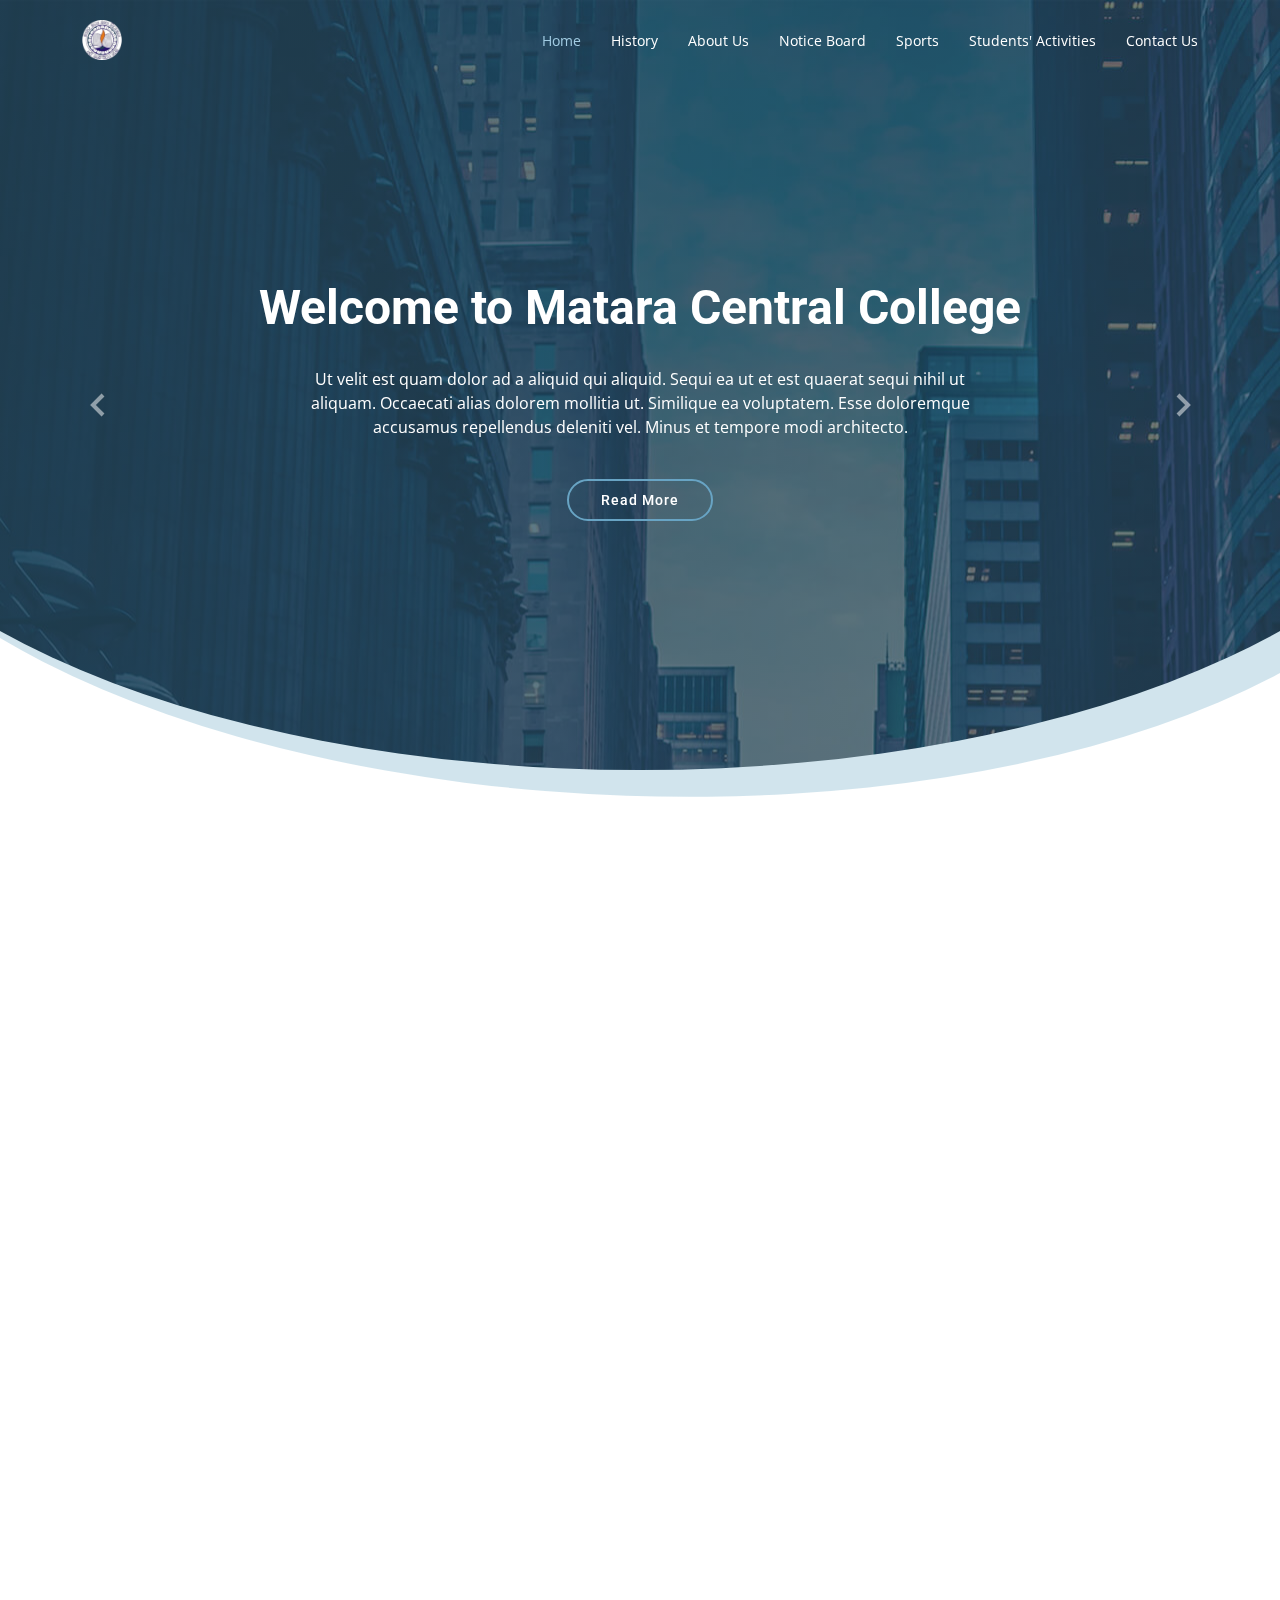
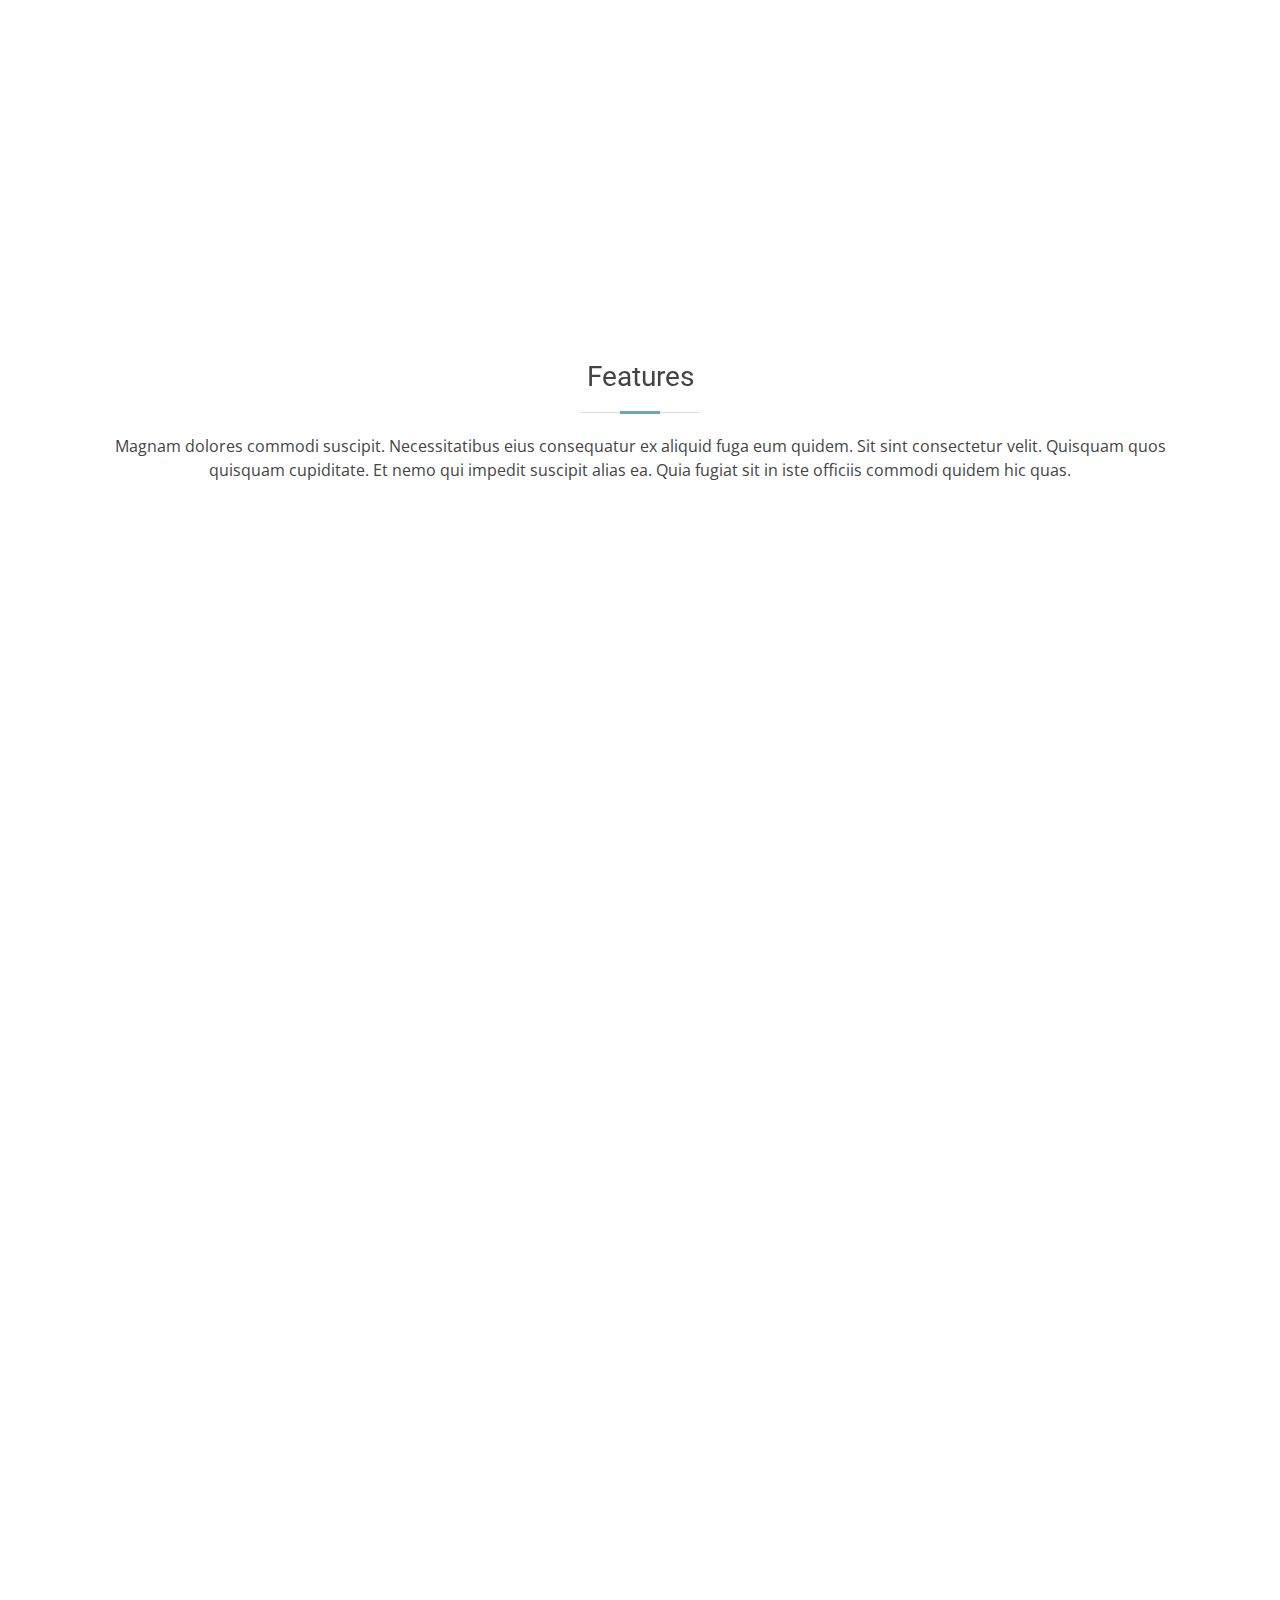
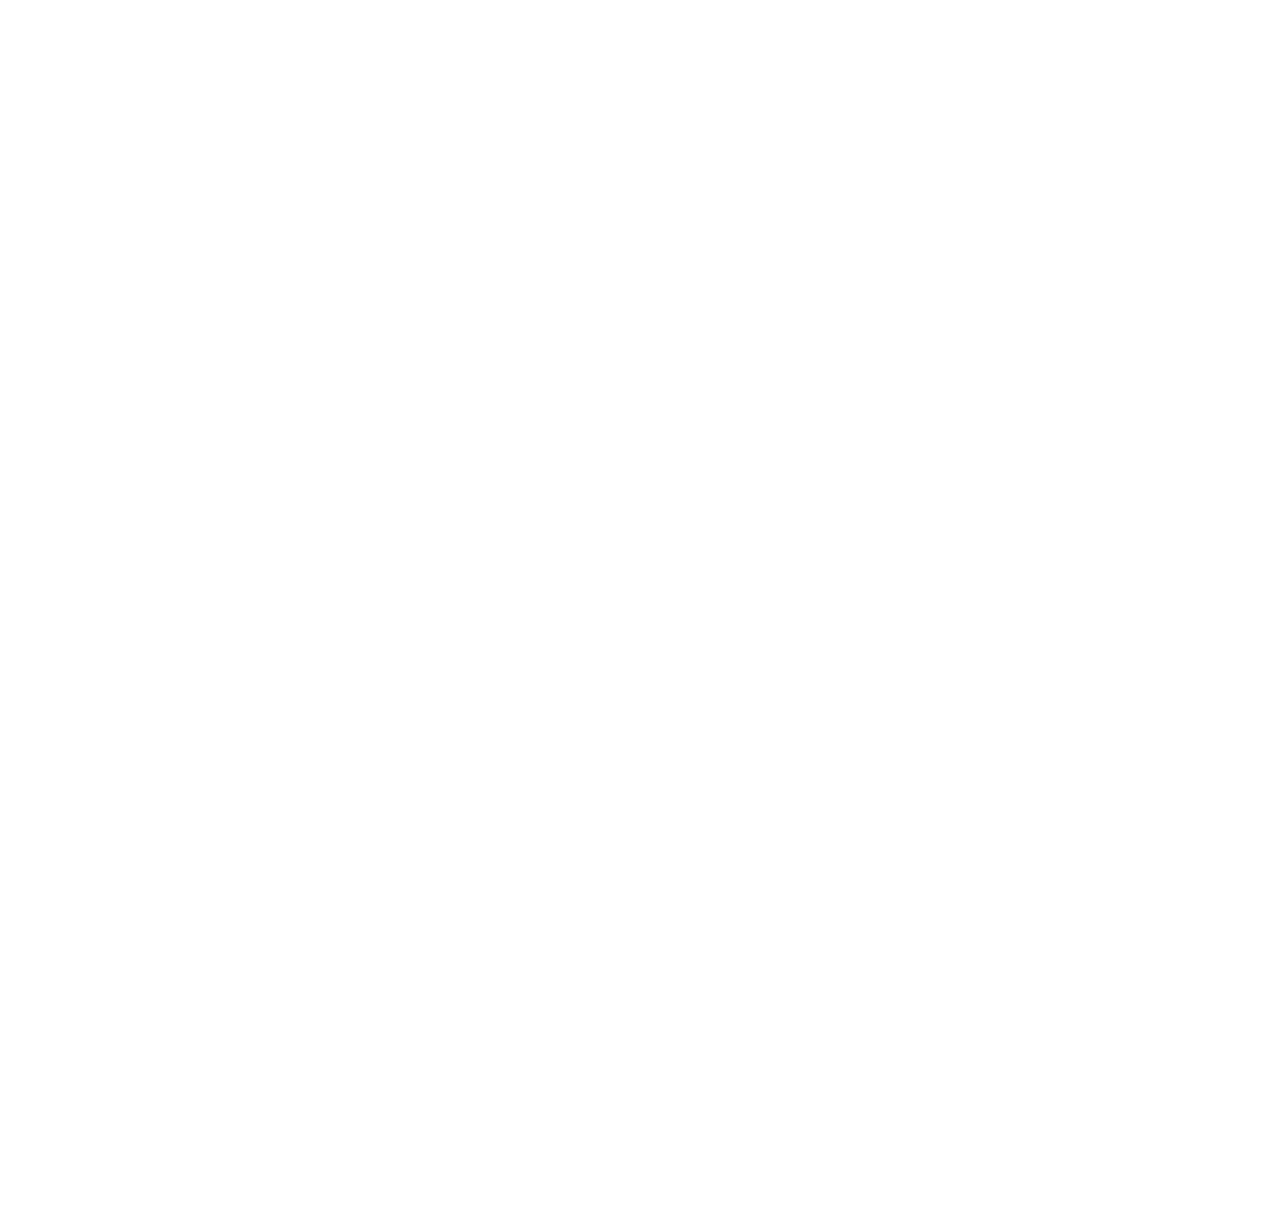
<file: index.html>
<!DOCTYPE html>
<html lang="en">

<head>
  <meta charset="utf-8">
  <meta content="width=device-width, initial-scale=1.0" name="viewport">

  <title>Matara Central College | Home</title>
  <meta content="" name="description">
  <meta content="" name="keywords">

  <!-- Favicons -->
  <link href="assets/img/favicon.png" rel="icon">
  <link href="assets/img/apple-touch-icon.png" rel="apple-touch-icon">

  <!-- Google Fonts -->
  <link href="https://fonts.googleapis.com/css?family=Open+Sans:300,300i,400,400i,600,600i,700,700i|Roboto:300,300i,400,400i,500,500i,700,700i&display=swap" rel="stylesheet">

  <!-- Vendor CSS Files -->
  <link href="assets/vendor/animate.css/animate.min.css" rel="stylesheet">
  <link href="assets/vendor/aos/aos.css" rel="stylesheet">
  <link href="assets/vendor/bootstrap/css/bootstrap.min.css" rel="stylesheet">
  <link href="assets/vendor/bootstrap-icons/bootstrap-icons.css" rel="stylesheet">
  <link href="assets/vendor/boxicons/css/boxicons.min.css" rel="stylesheet">
  <link href="assets/vendor/glightbox/css/glightbox.min.css" rel="stylesheet">
  <link href="assets/vendor/swiper/swiper-bundle.min.css" rel="stylesheet">

  <!-- Template Main CSS File -->
  <link href="assets/css/style.css" rel="stylesheet">


</head>

<body>

  <!-- ======= Header ======= -->
  <header id="header" class="fixed-top d-flex align-items-center header-transparent">
    <div class="container d-flex justify-content-between align-items-center">

      <div class="logo">
        <!--  <h1 class="text-light"><a href="index.html"><span>Matara Central College</span></a></h1>-->
         <!-- Uncomment below if you prefer to use an image logo -->
         <a href="index.html"><img src="assets/img/logo.png" alt="" class="img-fluid"></a>
      </div>

      <nav id="navbar" class="navbar">
        <ul>
          <li><a class="active " href="index.html">Home</a></li>
          <li><a href="about.html">History</a></li>
          <li><a href="services.html">About Us</a></li>
          <li><a href="portfolio.html">Notice Board</a></li>
          <li><a href="team.html">Sports</a></li>
          <li><a href="blog.html">Students' Activities</a></li>
          <!--  <li class="dropdown"><a href="#"><span>Drop Down</span> <i class="bi bi-chevron-down"></i></a>
            <ul>
              <li><a href="#">Drop Down 1</a></li>
              <li class="dropdown"><a href="#"><span>Deep Drop Down</span> <i class="bi bi-chevron-right"></i></a>
                <ul>
                  <li><a href="#">Deep Drop Down 1</a></li>
                  <li><a href="#">Deep Drop Down 2</a></li>
                  <li><a href="#">Deep Drop Down 3</a></li>
                  <li><a href="#">Deep Drop Down 4</a></li>
                  <li><a href="#">Deep Drop Down 5</a></li>
                </ul>
              </li>
              <li><a href="#">Drop Down 2</a></li>
              <li><a href="#">Drop Down 3</a></li>
              <li><a href="#">Drop Down 4</a></li>
            </ul>
          </li> -->

          <li><a href="contact.html">Contact Us</a></li>
        </ul>
        <i class="bi bi-list mobile-nav-toggle"></i>
      </nav><!-- .navbar -->

    </div>
  </header><!-- End Header -->

  <!-- ======= Hero Section ======= -->
  <section id="hero" class="d-flex justify-cntent-center align-items-center">
    <div id="heroCarousel" class="container carousel carousel-fade" data-bs-ride="carousel" data-bs-interval="5000">

      <!-- Slide 1 -->
      <div class="carousel-item active">
        <div class="carousel-container">
          <h2 class="animate__animated animate__fadeInDown">Welcome to <span>Matara Central College</span></h2>
          <p class="animate__animated animate__fadeInUp">Ut velit est quam dolor ad a aliquid qui aliquid. Sequi ea ut et est quaerat sequi nihil ut aliquam. Occaecati alias dolorem mollitia ut. Similique ea voluptatem. Esse doloremque accusamus repellendus deleniti vel. Minus et tempore modi architecto.</p>
          <a href="" class="btn-get-started animate__animated animate__fadeInUp">Read More</a>
        </div>
      </div>

      <!-- Slide 2 -->
      <div class="carousel-item">
        <div class="carousel-container">
          <h2 class="animate__animated animate__fadeInDown">Welcome to <span>Matara Central College</span></h2>
          <p class="animate__animated animate__fadeInUp">Ut velit est quam dolor ad a aliquid qui aliquid. Sequi ea ut et est quaerat sequi nihil ut aliquam. Occaecati alias dolorem mollitia ut. Similique ea voluptatem. Esse doloremque accusamus repellendus deleniti vel. Minus et tempore modi architecto.</p>
          <a href="" class="btn-get-started animate__animated animate__fadeInUp">Read More</a>
        </div>
      </div>

      <!-- Slide 3 -->
      <div class="carousel-item">
        <div class="carousel-container">
          <h2 class="animate__animated animate__fadeInDown">Welcome to <span>Matara Central College</span></h2>
          <p class="animate__animated animate__fadeInUp">Ut velit est quam dolor ad a aliquid qui aliquid. Sequi ea ut et est quaerat sequi nihil ut aliquam. Occaecati alias dolorem mollitia ut. Similique ea voluptatem. Esse doloremque accusamus repellendus deleniti vel. Minus et tempore modi architecto.</p>
          <a href="" class="btn-get-started animate__animated animate__fadeInUp">Read More</a>
        </div>
      </div>

      <a class="carousel-control-prev" href="#heroCarousel" role="button" data-bs-slide="prev">
        <span class="carousel-control-prev-icon bx bx-chevron-left" aria-hidden="true"></span>
      </a>

      <a class="carousel-control-next" href="#heroCarousel" role="button" data-bs-slide="next">
        <span class="carousel-control-next-icon bx bx-chevron-right" aria-hidden="true"></span>
      </a>

    </div>
  </section><!-- End Hero -->

  <main id="main">

    <!-- ======= Services Section ======= -->
    <section class="services">
      <div class="container">

        <div class="row">
          <div class="col-md-6 col-lg-3 d-flex align-items-stretch" data-aos="fade-up">
            <div class="icon-box icon-box-pink">
              <div class="icon"><i class="bx bxl-dribbble"></i></div>
              <h4 class="title"><a href="">Lorem Ipsum</a></h4>
              <p class="description">Voluptatum deleniti atque corrupti quos dolores et quas molestias excepturi sint occaecati cupiditate non provident</p>
            </div>
          </div>

          <div class="col-md-6 col-lg-3 d-flex align-items-stretch" data-aos="fade-up" data-aos-delay="100">
            <div class="icon-box icon-box-cyan">
              <div class="icon"><i class="bx bx-file"></i></div>
              <h4 class="title"><a href="">Sed ut perspiciatis</a></h4>
              <p class="description">Duis aute irure dolor in reprehenderit in voluptate velit esse cillum dolore eu fugiat nulla pariatur</p>
            </div>
          </div>

          <div class="col-md-6 col-lg-3 d-flex align-items-stretch" data-aos="fade-up" data-aos-delay="200">
            <div class="icon-box icon-box-green">
              <div class="icon"><i class="bx bx-tachometer"></i></div>
              <h4 class="title"><a href="">Magni Dolores</a></h4>
              <p class="description">Excepteur sint occaecat cupidatat non proident, sunt in culpa qui officia deserunt mollit anim id est laborum</p>
            </div>
          </div>

          <div class="col-md-6 col-lg-3 d-flex align-items-stretch" data-aos="fade-up" data-aos-delay="200">
            <div class="icon-box icon-box-blue">
              <div class="icon"><i class="bx bx-world"></i></div>
              <h4 class="title"><a href="">Nemo Enim</a></h4>
              <p class="description">At vero eos et accusamus et iusto odio dignissimos ducimus qui blanditiis praesentium voluptatum deleniti atque</p>
            </div>
          </div>

        </div>

      </div>
    </section><!-- End Services Section -->

    <!-- ======= Why Us Section ======= -->
    <section class="why-us section-bg" data-aos="fade-up" date-aos-delay="200">
      <div class="container">

        <div class="row">
          <div class="col-lg-6 video-box">
            <img src="assets/img/why-us.jpg" class="img-fluid" alt="">
            <a href="https://www.youtube.com/watch?v=jDDaplaOz7Q" class="venobox play-btn mb-4" data-vbtype="video" data-autoplay="true"></a>
          </div>

          <div class="col-lg-6 d-flex flex-column justify-content-center p-5">

            <div class="icon-box">
              <div class="icon"><i class="bx bx-fingerprint"></i></div>
              <h4 class="title"><a href="">Lorem Ipsum</a></h4>
              <p class="description">Voluptatum deleniti atque corrupti quos dolores et quas molestias excepturi sint occaecati cupiditate non provident</p>
            </div>

            <div class="icon-box">
              <div class="icon"><i class="bx bx-gift"></i></div>
              <h4 class="title"><a href="">Nemo Enim</a></h4>
              <p class="description">At vero eos et accusamus et iusto odio dignissimos ducimus qui blanditiis praesentium voluptatum deleniti atque</p>
            </div>

          </div>
        </div>

      </div>
    </section><!-- End Why Us Section -->

    <!-- ======= Features Section ======= -->
    <section class="features">
      <div class="container">

        <div class="section-title">
          <h2>Features</h2>
          <p>Magnam dolores commodi suscipit. Necessitatibus eius consequatur ex aliquid fuga eum quidem. Sit sint consectetur velit. Quisquam quos quisquam cupiditate. Et nemo qui impedit suscipit alias ea. Quia fugiat sit in iste officiis commodi quidem hic quas.</p>
        </div>

        <div class="row" data-aos="fade-up">
          <div class="col-md-5">
            <img src="assets/img/features-1.svg" class="img-fluid" alt="">
          </div>
          <div class="col-md-7 pt-4">
            <h3>Voluptatem dignissimos provident quasi corporis voluptates sit assumenda.</h3>
            <p class="fst-italic">
              Lorem ipsum dolor sit amet, consectetur adipiscing elit, sed do eiusmod tempor incididunt ut labore et dolore
              magna aliqua.
            </p>
            <ul>
              <li><i class="bi bi-check"></i> Ullamco laboris nisi ut aliquip ex ea commodo consequat.</li>
              <li><i class="bi bi-check"></i> Duis aute irure dolor in reprehenderit in voluptate velit.</li>
            </ul>
          </div>
        </div>

        <div class="row" data-aos="fade-up">
          <div class="col-md-5 order-1 order-md-2">
            <img src="assets/img/features-2.svg" class="img-fluid" alt="">
          </div>
          <div class="col-md-7 pt-5 order-2 order-md-1">
            <h3>Corporis temporibus maiores provident</h3>
            <p class="fst-italic">
              Lorem ipsum dolor sit amet, consectetur adipiscing elit, sed do eiusmod tempor incididunt ut labore et dolore
              magna aliqua.
            </p>
            <p>
              Ullamco laboris nisi ut aliquip ex ea commodo consequat. Duis aute irure dolor in reprehenderit in voluptate
              velit esse cillum dolore eu fugiat nulla pariatur. Excepteur sint occaecat cupidatat non proident, sunt in
              culpa qui officia deserunt mollit anim id est laborum
            </p>
          </div>
        </div>

        <div class="row" data-aos="fade-up">
          <div class="col-md-5">
            <img src="assets/img/features-3.svg" class="img-fluid" alt="">
          </div>
          <div class="col-md-7 pt-5">
            <h3>Sunt consequatur ad ut est nulla consectetur reiciendis animi voluptas</h3>
            <p>Cupiditate placeat cupiditate placeat est ipsam culpa. Delectus quia minima quod. Sunt saepe odit aut quia voluptatem hic voluptas dolor doloremque.</p>
            <ul>
              <li><i class="bi bi-check"></i> Ullamco laboris nisi ut aliquip ex ea commodo consequat.</li>
              <li><i class="bi bi-check"></i> Duis aute irure dolor in reprehenderit in voluptate velit.</li>
              <li><i class="bi bi-check"></i> Facilis ut et voluptatem aperiam. Autem soluta ad fugiat.</li>
            </ul>
          </div>
        </div>

        <div class="row" data-aos="fade-up">
          <div class="col-md-5 order-1 order-md-2">
            <img src="assets/img/features-4.svg" class="img-fluid" alt="">
          </div>
          <div class="col-md-7 pt-5 order-2 order-md-1">
            <h3>Quas et necessitatibus eaque impedit ipsum animi consequatur incidunt in</h3>
            <p class="fst-italic">
              Lorem ipsum dolor sit amet, consectetur adipiscing elit, sed do eiusmod tempor incididunt ut labore et dolore
              magna aliqua.
            </p>
            <p>
              Ullamco laboris nisi ut aliquip ex ea commodo consequat. Duis aute irure dolor in reprehenderit in voluptate
              velit esse cillum dolore eu fugiat nulla pariatur. Excepteur sint occaecat cupidatat non proident, sunt in
              culpa qui officia deserunt mollit anim id est laborum
            </p>
          </div>
        </div>

      </div>
    </section><!-- End Features Section -->

  </main><!-- End #main -->

  <!-- ======= Footer ======= -->
  <footer id="footer" data-aos="fade-up" data-aos-easing="ease-in-out" data-aos-duration="500">

    <div class="footer-newsletter">
      <div class="container">
        <div class="row">
          <div class="col-lg-6">
            <h4>Our Newsletter</h4>
            <p>Tamen quem nulla quae legam multos aute sint culpa legam noster magna</p>
          </div>
          <div class="col-lg-6">
            <form action="" method="post">
              <input type="email" name="email"><input type="submit" value="Subscribe">
            </form>
          </div>
        </div>
      </div>
    </div>

    <div class="footer-top">
      <div class="container">
        <div class="row">

          <div class="col-lg-3 col-md-6 footer-links">
            <h4>Useful Links</h4>
            <ul>
              <li><i class="bx bx-chevron-right"></i> <a href="#">Home</a></li>
              <li><i class="bx bx-chevron-right"></i> <a href="#">About us</a></li>
              <li><i class="bx bx-chevron-right"></i> <a href="#">Services</a></li>
              <li><i class="bx bx-chevron-right"></i> <a href="#">Terms of service</a></li>
              <li><i class="bx bx-chevron-right"></i> <a href="#">Privacy policy</a></li>
            </ul>
          </div>

          <div class="col-lg-3 col-md-6 footer-links">
            <h4>Our Services</h4>
            <ul>
              <li><i class="bx bx-chevron-right"></i> <a href="#">Web Design</a></li>
              <li><i class="bx bx-chevron-right"></i> <a href="#">Web Development</a></li>
              <li><i class="bx bx-chevron-right"></i> <a href="#">Product Management</a></li>
              <li><i class="bx bx-chevron-right"></i> <a href="#">Marketing</a></li>
              <li><i class="bx bx-chevron-right"></i> <a href="#">Graphic Design</a></li>
            </ul>
          </div>

          <div class="col-lg-3 col-md-6 footer-contact">
            <h4>Contact Us</h4>
            <p>
              weerasingha road <br>
              Godagame,Matara<br>
              Sri Lanaka <br><br>
              <strong>Phone:</strong> 071 6721 934<br>
              <strong>Email:</strong> WPS.International@.com<br>
            </p>

          </div>

          <div class="col-lg-3 col-md-6 footer-info">
            <h3>About Matara Central College</h3>
            <p>Cras fermentum odio eu feugiat lide par naso tierra. Justo eget nada terra videa magna derita valies darta donna mare fermentum iaculis eu non diam phasellus.</p>
            <div class="social-links mt-3">
              <a href="#" class="twitter"><i class="bx bxl-twitter"></i></a>
              <a href="#" class="facebook"><i class="bx bxl-facebook"></i></a>
              <a href="#" class="instagram"><i class="bx bxl-instagram"></i></a>
              <a href="#" class="linkedin"><i class="bx bxl-linkedin"></i></a>
            </div>
          </div>

        </div>
      </div>
    </div>

    <div class="container">
      <div class="copyright">
        &copy; Copyright <strong><span>2023</span></strong>. All Rights Reserved
      </div>
      <div class="credits">
        <!-- All the links in the footer should remain intact. -->
        <!-- You can delete the links only if you purchased the pro version. -->
        <!-- Licensing information: https://bootstrapmade.com/license/ -->
        <!-- Purchase the pro version with working PHP/AJAX contact form: https://bootstrapmade.com/free-bootstrap-template-corporate-moderna/ -->
        Designed by <a href="#">2020 A/L Physical Science Batch</a>
      </div>
    </div>
  </footer><!-- End Footer -->

  <a href="#" class="back-to-top d-flex align-items-center justify-content-center"><i class="bi bi-arrow-up-short"></i></a>

  <!-- Vendor JS Files -->
  <script src="assets/vendor/purecounter/purecounter_vanilla.js"></script>
  <script src="assets/vendor/aos/aos.js"></script>
  <script src="assets/vendor/bootstrap/js/bootstrap.bundle.min.js"></script>
  <script src="assets/vendor/glightbox/js/glightbox.min.js"></script>
  <script src="assets/vendor/isotope-layout/isotope.pkgd.min.js"></script>
  <script src="assets/vendor/swiper/swiper-bundle.min.js"></script>
  <script src="assets/vendor/waypoints/noframework.waypoints.js"></script>
  <script src="assets/vendor/php-email-form/validate.js"></script>

  <!-- Template Main JS File -->
  <script src="assets/js/main.js"></script>

</body>

</html>
</file>
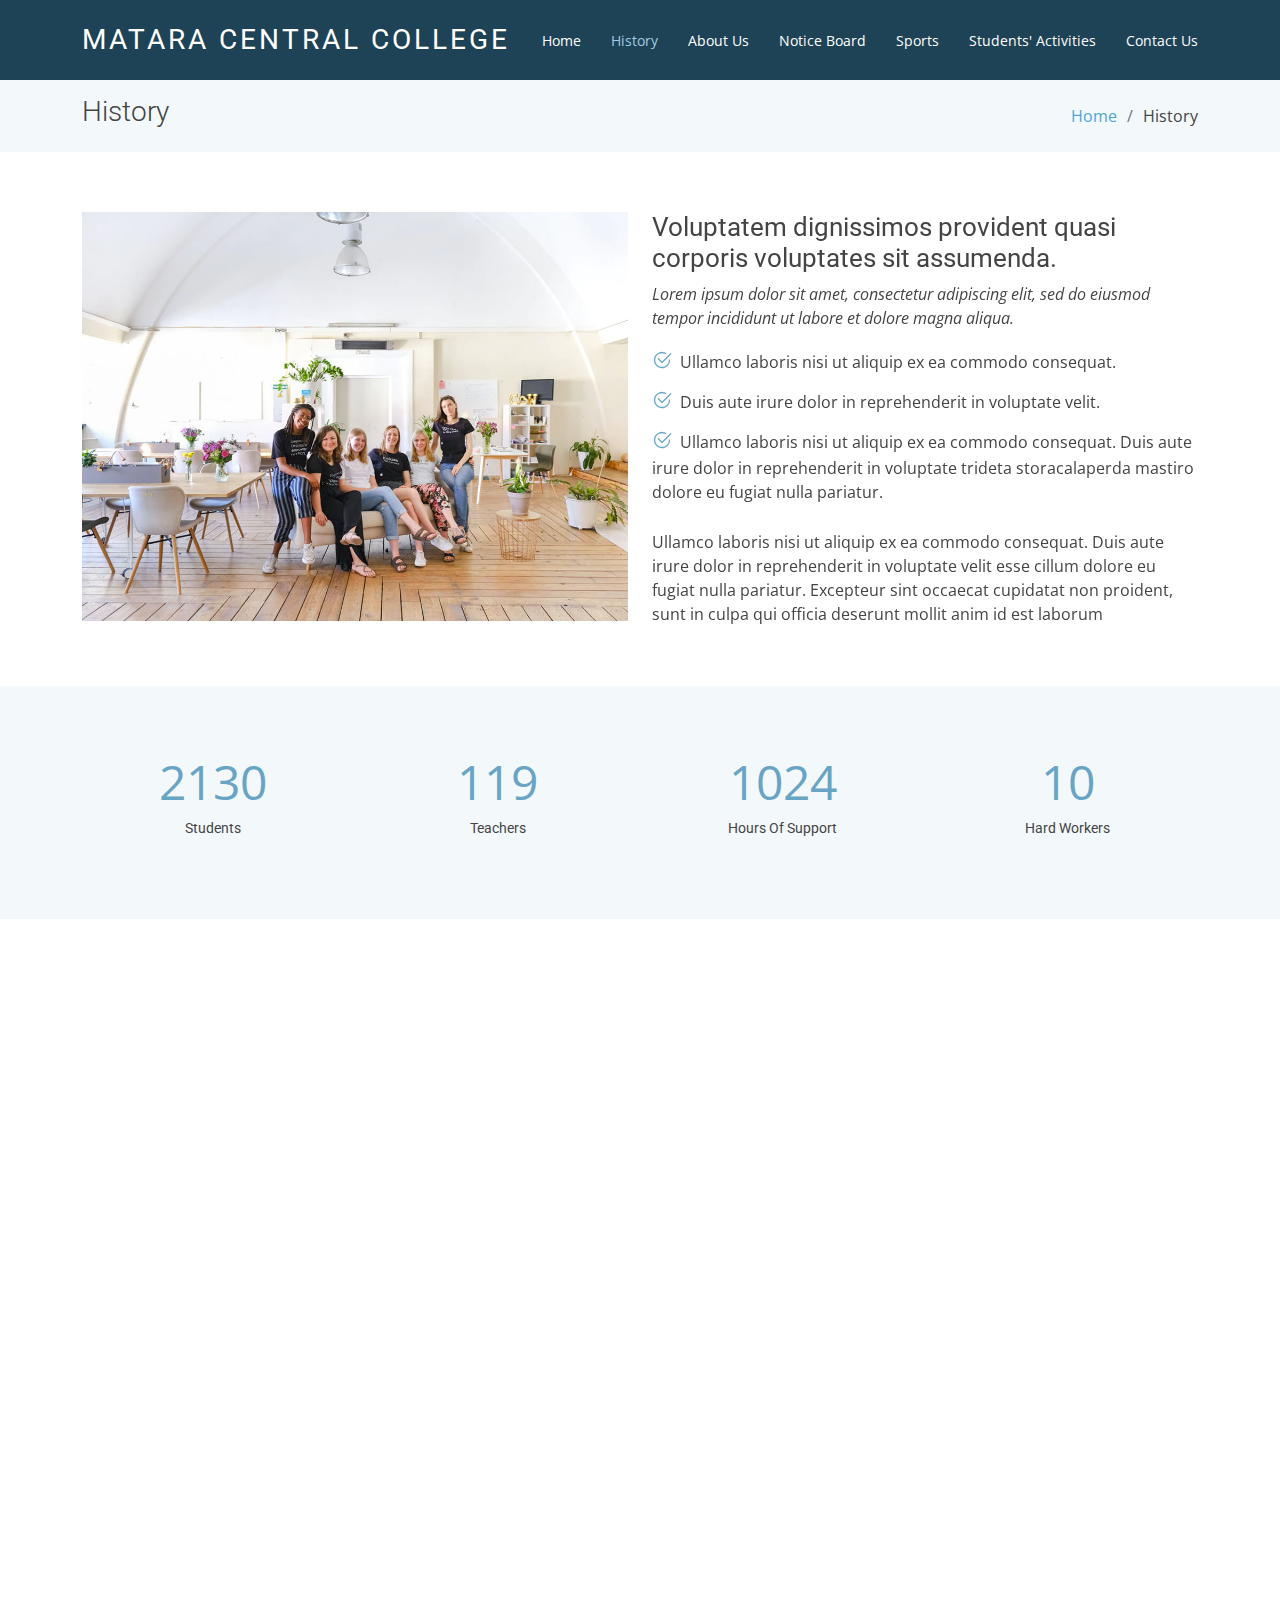
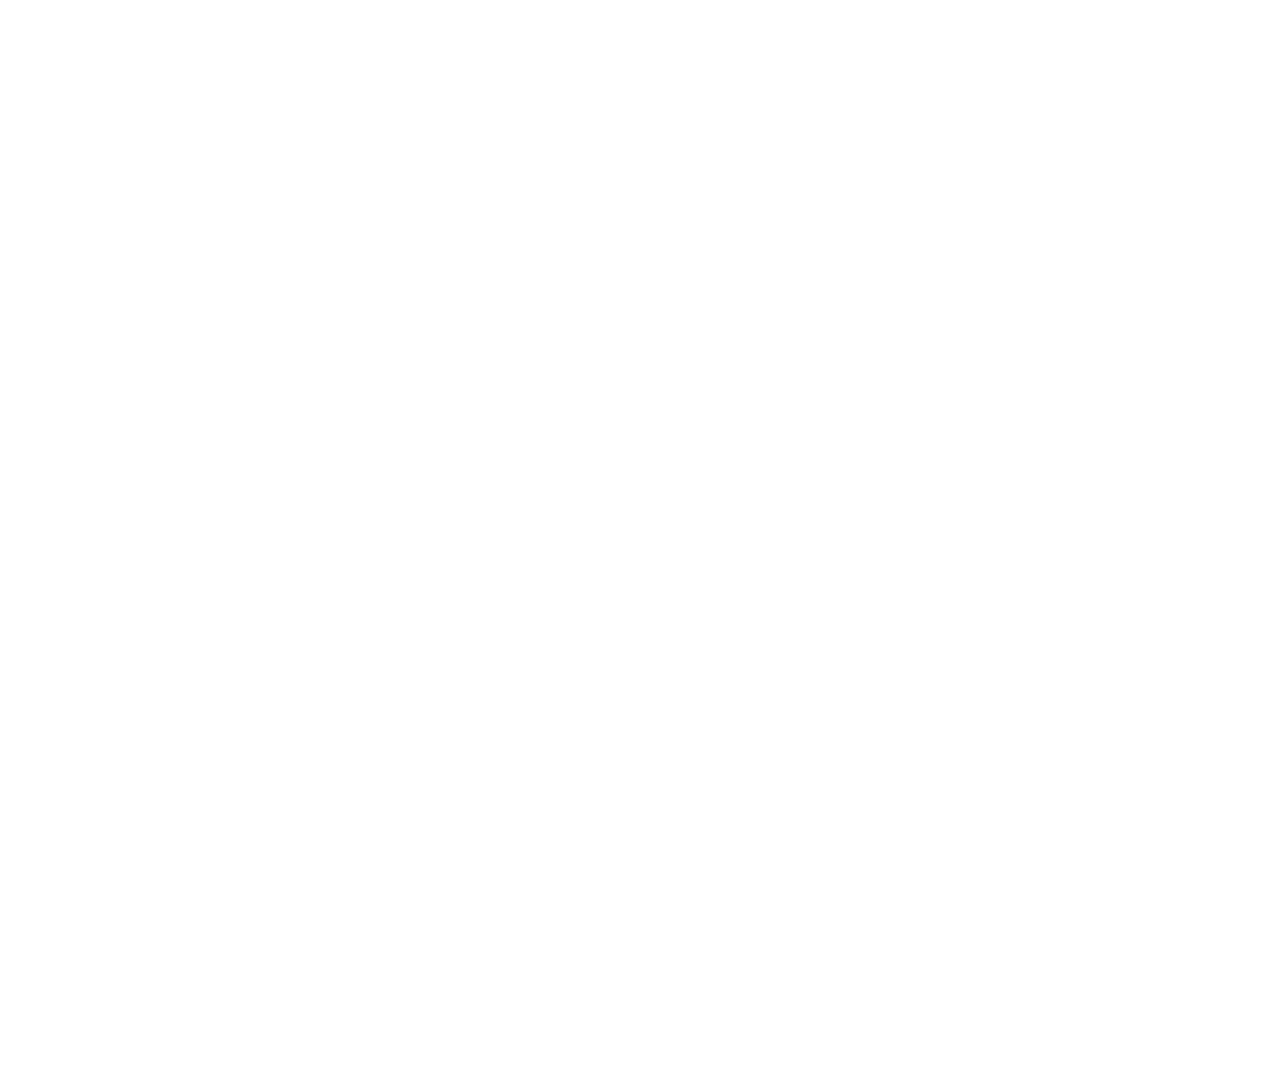
<file: about.html>
<!DOCTYPE html>
<html lang="en">

<head>
  <meta charset="utf-8">
  <meta content="width=device-width, initial-scale=1.0" name="viewport">

  <title>History | Matara Central College</title>
  <meta content="" name="description">
  <meta content="" name="keywords">

  <!-- Favicons -->
  <link href="assets/img/favicon.png" rel="icon">
  <link href="assets/img/apple-touch-icon.png" rel="apple-touch-icon">

  <!-- Google Fonts -->
  <link href="https://fonts.googleapis.com/css?family=Open+Sans:300,300i,400,400i,600,600i,700,700i|Roboto:300,300i,400,400i,500,500i,700,700i&display=swap" rel="stylesheet">

  <!-- Vendor CSS Files -->
  <link href="assets/vendor/animate.css/animate.min.css" rel="stylesheet">
  <link href="assets/vendor/aos/aos.css" rel="stylesheet">
  <link href="assets/vendor/bootstrap/css/bootstrap.min.css" rel="stylesheet">
  <link href="assets/vendor/bootstrap-icons/bootstrap-icons.css" rel="stylesheet">
  <link href="assets/vendor/boxicons/css/boxicons.min.css" rel="stylesheet">
  <link href="assets/vendor/glightbox/css/glightbox.min.css" rel="stylesheet">
  <link href="assets/vendor/swiper/swiper-bundle.min.css" rel="stylesheet">

  <!-- Template Main CSS File -->
  <link href="assets/css/style.css" rel="stylesheet">


</head>

<body>

  <!-- ======= Header ======= -->
  <header id="header" class="fixed-top d-flex align-items-center ">
    <div class="container d-flex justify-content-between align-items-center">

      <div class="logo">
        <h1 class="text-light"><a href="index.html"><span>Matara Central College</span></a></h1>
        <!-- Uncomment below if you prefer to use an image logo -->
        <!-- <a href="index.html"><img src="assets/img/logo.png" alt="" class="img-fluid"></a>-->
      </div>

      <nav id="navbar" class="navbar">
        <ul>
          <li><a class="" href="index.html">Home</a></li>
          <li><a class="active" href="about.html">History</a></li>
          <li><a href="services.html">About Us</a></li>
          <li><a href="portfolio.html">Notice Board</a></li>
          <li><a href="team.html">Sports</a></li>
          <li><a href="blog.html">Students' Activities</a></li>
          <!--  <li class="dropdown"><a href="#"><span>Drop Down</span> <i class="bi bi-chevron-down"></i></a>
            <ul>
              <li><a href="#">Drop Down 1</a></li>
              <li class="dropdown"><a href="#"><span>Deep Drop Down</span> <i class="bi bi-chevron-right"></i></a>
                <ul>
                  <li><a href="#">Deep Drop Down 1</a></li>
                  <li><a href="#">Deep Drop Down 2</a></li>
                  <li><a href="#">Deep Drop Down 3</a></li>
                  <li><a href="#">Deep Drop Down 4</a></li>
                  <li><a href="#">Deep Drop Down 5</a></li>
                </ul>
              </li>
              <li><a href="#">Drop Down 2</a></li>
              <li><a href="#">Drop Down 3</a></li>
              <li><a href="#">Drop Down 4</a></li>
            </ul>
          </li> -->
           <li><a href="contact.html">Contact Us</a></li>
        </ul>
        <i class="bi bi-list mobile-nav-toggle"></i>
      </nav><!-- .navbar -->

    </div>
  </header><!-- End Header -->

  <main id="main">

    <!-- ======= About Us Section ======= -->
    <section class="breadcrumbs">
      <div class="container">

        <div class="d-flex justify-content-between align-items-center">
          <h2>History</h2>
          <ol>
            <li><a href="index.html">Home</a></li>
            <li>History</li>
          </ol>
        </div>

      </div>
    </section><!-- End About Us Section -->

    <!-- ======= About Section ======= -->
    <section class="about" data-aos="fade-up">
      <div class="container">

        <div class="row">
          <div class="col-lg-6">
            <img src="assets/img/about.jpg" class="img-fluid" alt="">
          </div>
          <div class="col-lg-6 pt-4 pt-lg-0">
            <h3>Voluptatem dignissimos provident quasi corporis voluptates sit assumenda.</h3>
            <p class="fst-italic">
              Lorem ipsum dolor sit amet, consectetur adipiscing elit, sed do eiusmod tempor incididunt ut labore et dolore
              magna aliqua.
            </p>
            <ul>
              <li><i class="bi bi-check2-circle"></i> Ullamco laboris nisi ut aliquip ex ea commodo consequat.</li>
              <li><i class="bi bi-check2-circle"></i> Duis aute irure dolor in reprehenderit in voluptate velit.</li>
              <li><i class="bi bi-check2-circle"></i> Ullamco laboris nisi ut aliquip ex ea commodo consequat. Duis aute irure dolor in reprehenderit in voluptate trideta storacalaperda mastiro dolore eu fugiat nulla pariatur.</li>
            </ul>
            <p>
              Ullamco laboris nisi ut aliquip ex ea commodo consequat. Duis aute irure dolor in reprehenderit in voluptate
              velit esse cillum dolore eu fugiat nulla pariatur. Excepteur sint occaecat cupidatat non proident, sunt in
              culpa qui officia deserunt mollit anim id est laborum
            </p>
          </div>
        </div>

      </div>
    </section><!-- End About Section -->

    <!-- ======= Facts Section ======= -->
    <section class="facts section-bg" data-aos="fade-up">
      <div class="container">

        <div class="row counters">

          <div class="col-lg-3 col-6 text-center">
            <span data-purecounter-start="0" data-purecounter-end="3000" data-purecounter-duration="1" class="purecounter"></span>
            <p>Students</p>
          </div>

          <div class="col-lg-3 col-6 text-center">
            <span data-purecounter-start="0" data-purecounter-end="170" data-purecounter-duration="1" class="purecounter"></span>
            <p>Teachers</p>
          </div>

          <div class="col-lg-3 col-6 text-center">
            <span data-purecounter-start="0" data-purecounter-end="1463" data-purecounter-duration="1" class="purecounter"></span>
            <p>Hours Of Support</p>
          </div>

          <div class="col-lg-3 col-6 text-center">
            <span data-purecounter-start="0" data-purecounter-end="15" data-purecounter-duration="1" class="purecounter"></span>
            <p>Hard Workers</p>
          </div>

        </div>

      </div>
    </section><!-- End Facts Section -->

    <!-- ======= Our Skills Section ======= -->
    <section class="skills" data-aos="fade-up">
      <div class="container">

        <div class="section-title">
          <h2>Our Skills</h2>
          <p>Magnam dolores commodi suscipit. Necessitatibus eius consequatur ex aliquid fuga eum quidem. Sit sint consectetur velit. Quisquam quos quisquam cupiditate. Et nemo qui impedit suscipit alias ea. Quia fugiat sit in iste officiis commodi quidem hic quas.</p>
        </div>

        <div class="skills-content">

          <div class="progress">
            <div class="progress-bar bg-success" role="progressbar" aria-valuenow="100" aria-valuemin="0" aria-valuemax="100">
              <span class="skill">HTML <i class="val">100%</i></span>
            </div>
          </div>

          <div class="progress">
            <div class="progress-bar bg-info" role="progressbar" aria-valuenow="90" aria-valuemin="0" aria-valuemax="100">
              <span class="skill">CSS <i class="val">90%</i></span>
            </div>
          </div>

          <div class="progress">
            <div class="progress-bar bg-warning" role="progressbar" aria-valuenow="75" aria-valuemin="0" aria-valuemax="100">
              <span class="skill">JavaScript <i class="val">75%</i></span>
            </div>
          </div>

          <div class="progress">
            <div class="progress-bar bg-danger" role="progressbar" aria-valuenow="55" aria-valuemin="0" aria-valuemax="100">
              <span class="skill">Photoshop <i class="val">55%</i></span>
            </div>
          </div>

        </div>

      </div>
    </section><!-- End Our Skills Section -->

    <!-- ======= Tetstimonials Section ======= -->
    <section class="testimonials" data-aos="fade-up">
      <div class="container">

        <div class="section-title">
          <h2>Tetstimonials</h2>
          <p>Magnam dolores commodi suscipit. Necessitatibus eius consequatur ex aliquid fuga eum quidem. Sit sint consectetur velit. Quisquam quos quisquam cupiditate. Et nemo qui impedit suscipit alias ea. Quia fugiat sit in iste officiis commodi quidem hic quas.</p>
        </div>

        <div class="testimonials-carousel swiper">
          <div class="swiper-wrapper">
            <div class="testimonial-item swiper-slide">
              <img src="assets/img/testimonials/testimonials-1.jpg" class="testimonial-img" alt="">
              <h3>Saul Goodman</h3>
              <h4>Ceo &amp; Founder</h4>
              <p>
                <i class="bx bxs-quote-alt-left quote-icon-left"></i>
                Proin iaculis purus consequat sem cure digni ssim donec porttitora entum suscipit rhoncus. Accusantium quam, ultricies eget id, aliquam eget nibh et. Maecen aliquam, risus at semper.
                <i class="bx bxs-quote-alt-right quote-icon-right"></i>
              </p>
            </div>

            <div class="testimonial-item swiper-slide">
              <img src="assets/img/testimonials/testimonials-2.jpg" class="testimonial-img" alt="">
              <h3>Sara Wilsson</h3>
              <h4>Designer</h4>
              <p>
                <i class="bx bxs-quote-alt-left quote-icon-left"></i>
                Export tempor illum tamen malis malis eram quae irure esse labore quem cillum quid cillum eram malis quorum velit fore eram velit sunt aliqua noster fugiat irure amet legam anim culpa.
                <i class="bx bxs-quote-alt-right quote-icon-right"></i>
              </p>
            </div>

            <div class="testimonial-item swiper-slide">
              <img src="assets/img/testimonials/testimonials-3.jpg" class="testimonial-img" alt="">
              <h3>Jena Karlis</h3>
              <h4>Store Owner</h4>
              <p>
                <i class="bx bxs-quote-alt-left quote-icon-left"></i>
                Enim nisi quem export duis labore cillum quae magna enim sint quorum nulla quem veniam duis minim tempor labore quem eram duis noster aute amet eram fore quis sint minim.
                <i class="bx bxs-quote-alt-right quote-icon-right"></i>
              </p>
            </div>

            <div class="testimonial-item swiper-slide">
              <img src="assets/img/testimonials/testimonials-4.jpg" class="testimonial-img" alt="">
              <h3>Matt Brandon</h3>
              <h4>Freelancer</h4>
              <p>
                <i class="bx bxs-quote-alt-left quote-icon-left"></i>
                Fugiat enim eram quae cillum dolore dolor amet nulla culpa multos export minim fugiat minim velit minim dolor enim duis veniam ipsum anim magna sunt elit fore quem dolore labore illum veniam.
                <i class="bx bxs-quote-alt-right quote-icon-right"></i>
              </p>
            </div>

            <div class="testimonial-item swiper-slide">
              <img src="assets/img/testimonials/testimonials-5.jpg" class="testimonial-img" alt="">
              <h3>John Larson</h3>
              <h4>Entrepreneur</h4>
              <p>
                <i class="bx bxs-quote-alt-left quote-icon-left"></i>
                Quis quorum aliqua sint quem legam fore sunt eram irure aliqua veniam tempor noster veniam enim culpa labore duis sunt culpa nulla illum cillum fugiat legam esse veniam culpa fore nisi cillum quid.
                <i class="bx bxs-quote-alt-right quote-icon-right"></i>
              </p>
            </div>
          </div>
          <div class="swiper-pagination"></div>
        </div>

      </div>
    </section><!-- End Ttstimonials Section -->

  </main><!-- End #main -->

  <!-- ======= Footer ======= -->
  <footer id="footer" data-aos="fade-up" data-aos-easing="ease-in-out" data-aos-duration="500">

    <div class="footer-newsletter">
      <div class="container">
        <div class="row">
          <div class="col-lg-6">
            <h4>Our Newsletter</h4>
            <p>Tamen quem nulla quae legam multos aute sint culpa legam noster magna</p>
          </div>
          <div class="col-lg-6">
            <form action="" method="post">
              <input type="email" name="email"><input type="submit" value="Subscribe">
            </form>
          </div>
        </div>
      </div>
    </div>

    <div class="footer-top">
      <div class="container">
        <div class="row">

          <div class="col-lg-3 col-md-6 footer-links">
            <h4>Useful Links</h4>
            <ul>
              <li><i class="bx bx-chevron-right"></i> <a href="#">Home</a></li>
              <li><i class="bx bx-chevron-right"></i> <a href="#">About us</a></li>
              <li><i class="bx bx-chevron-right"></i> <a href="#">Services</a></li>
              <li><i class="bx bx-chevron-right"></i> <a href="#">Terms of service</a></li>
              <li><i class="bx bx-chevron-right"></i> <a href="#">Privacy policy</a></li>
            </ul>
          </div>

          <div class="col-lg-3 col-md-6 footer-links">
            <h4>Our Services</h4>
            <ul>
              <li><i class="bx bx-chevron-right"></i> <a href="#">Web Design</a></li>
              <li><i class="bx bx-chevron-right"></i> <a href="#">Web Development</a></li>
              <li><i class="bx bx-chevron-right"></i> <a href="#">Product Management</a></li>
              <li><i class="bx bx-chevron-right"></i> <a href="#">Marketing</a></li>
              <li><i class="bx bx-chevron-right"></i> <a href="#">Graphic Design</a></li>
            </ul>
          </div>

          <div class="col-lg-3 col-md-6 footer-contact">
            <h4>Contact Us</h4>
            <p>
              A108 Adam Street <br>
              New York, NY 535022<br>
              United States <br><br>
              <strong>Phone:</strong> +1 5589 55488 55<br>
              <strong>Email:</strong> info@example.com<br>
            </p>

          </div>

          <div class="col-lg-3 col-md-6 footer-info">
            <h3>About Moderna</h3>
            <p>Cras fermentum odio eu feugiat lide par naso tierra. Justo eget nada terra videa magna derita valies darta donna mare fermentum iaculis eu non diam phasellus.</p>
            <div class="social-links mt-3">
              <a href="#" class="twitter"><i class="bx bxl-twitter"></i></a>
              <a href="#" class="facebook"><i class="bx bxl-facebook"></i></a>
              <a href="#" class="instagram"><i class="bx bxl-instagram"></i></a>
              <a href="#" class="linkedin"><i class="bx bxl-linkedin"></i></a>
            </div>
          </div>

        </div>
      </div>
    </div>

    <div class="container">
      <div class="copyright">
        &copy; Copyright <strong><span>2023</span></strong>. All Rights Reserved
      </div>
      <div class="credits">

        Designed by <a href="#">2020 A/L Physical Science Batch</a>
      </div>
    </div>
  </footer><!-- End Footer -->

  <a href="#" class="back-to-top d-flex align-items-center justify-content-center"><i class="bi bi-arrow-up-short"></i></a>

  <!-- Vendor JS Files -->
  <script src="assets/vendor/purecounter/purecounter_vanilla.js"></script>
  <script src="assets/vendor/aos/aos.js"></script>
  <script src="assets/vendor/bootstrap/js/bootstrap.bundle.min.js"></script>
  <script src="assets/vendor/glightbox/js/glightbox.min.js"></script>
  <script src="assets/vendor/isotope-layout/isotope.pkgd.min.js"></script>
  <script src="assets/vendor/swiper/swiper-bundle.min.js"></script>
  <script src="assets/vendor/waypoints/noframework.waypoints.js"></script>
  <script src="assets/vendor/php-email-form/validate.js"></script>

  <!-- Template Main JS File -->
  <script src="assets/js/main.js"></script>

</body>

</html>
</file>
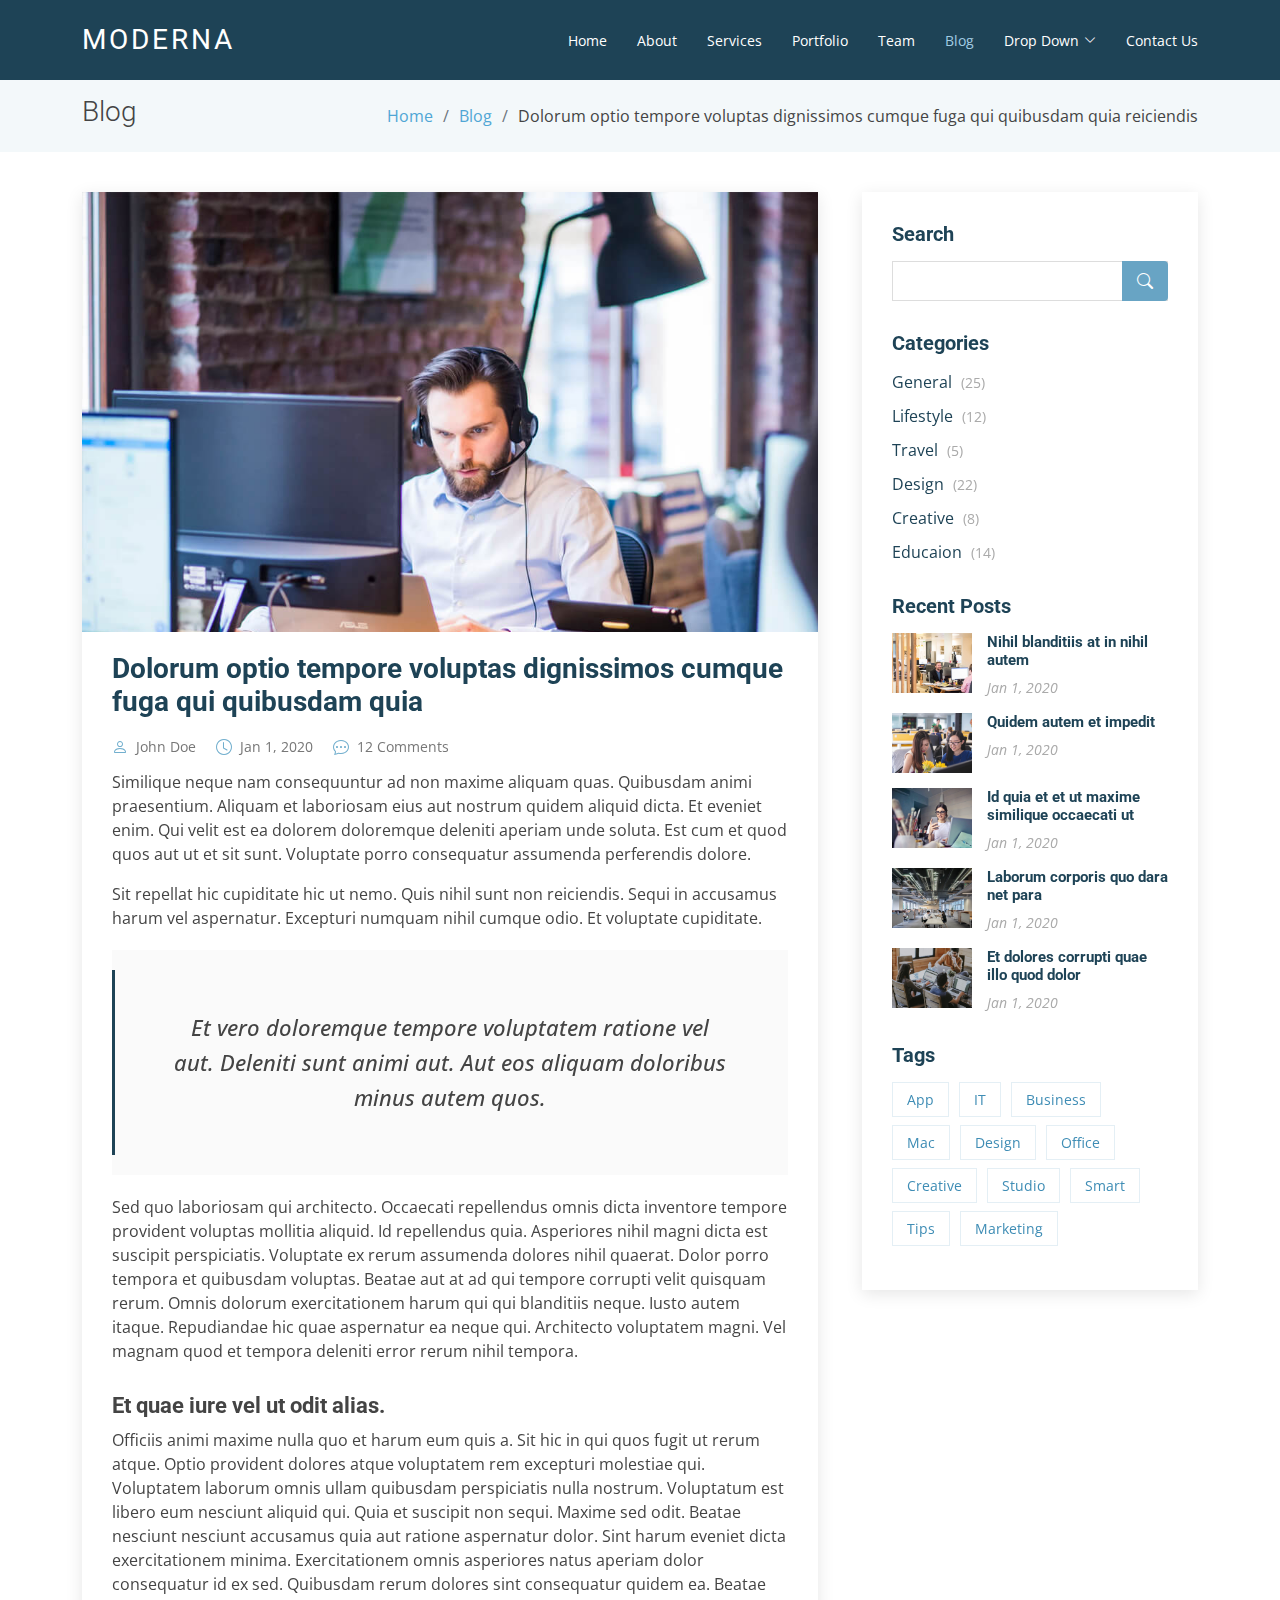
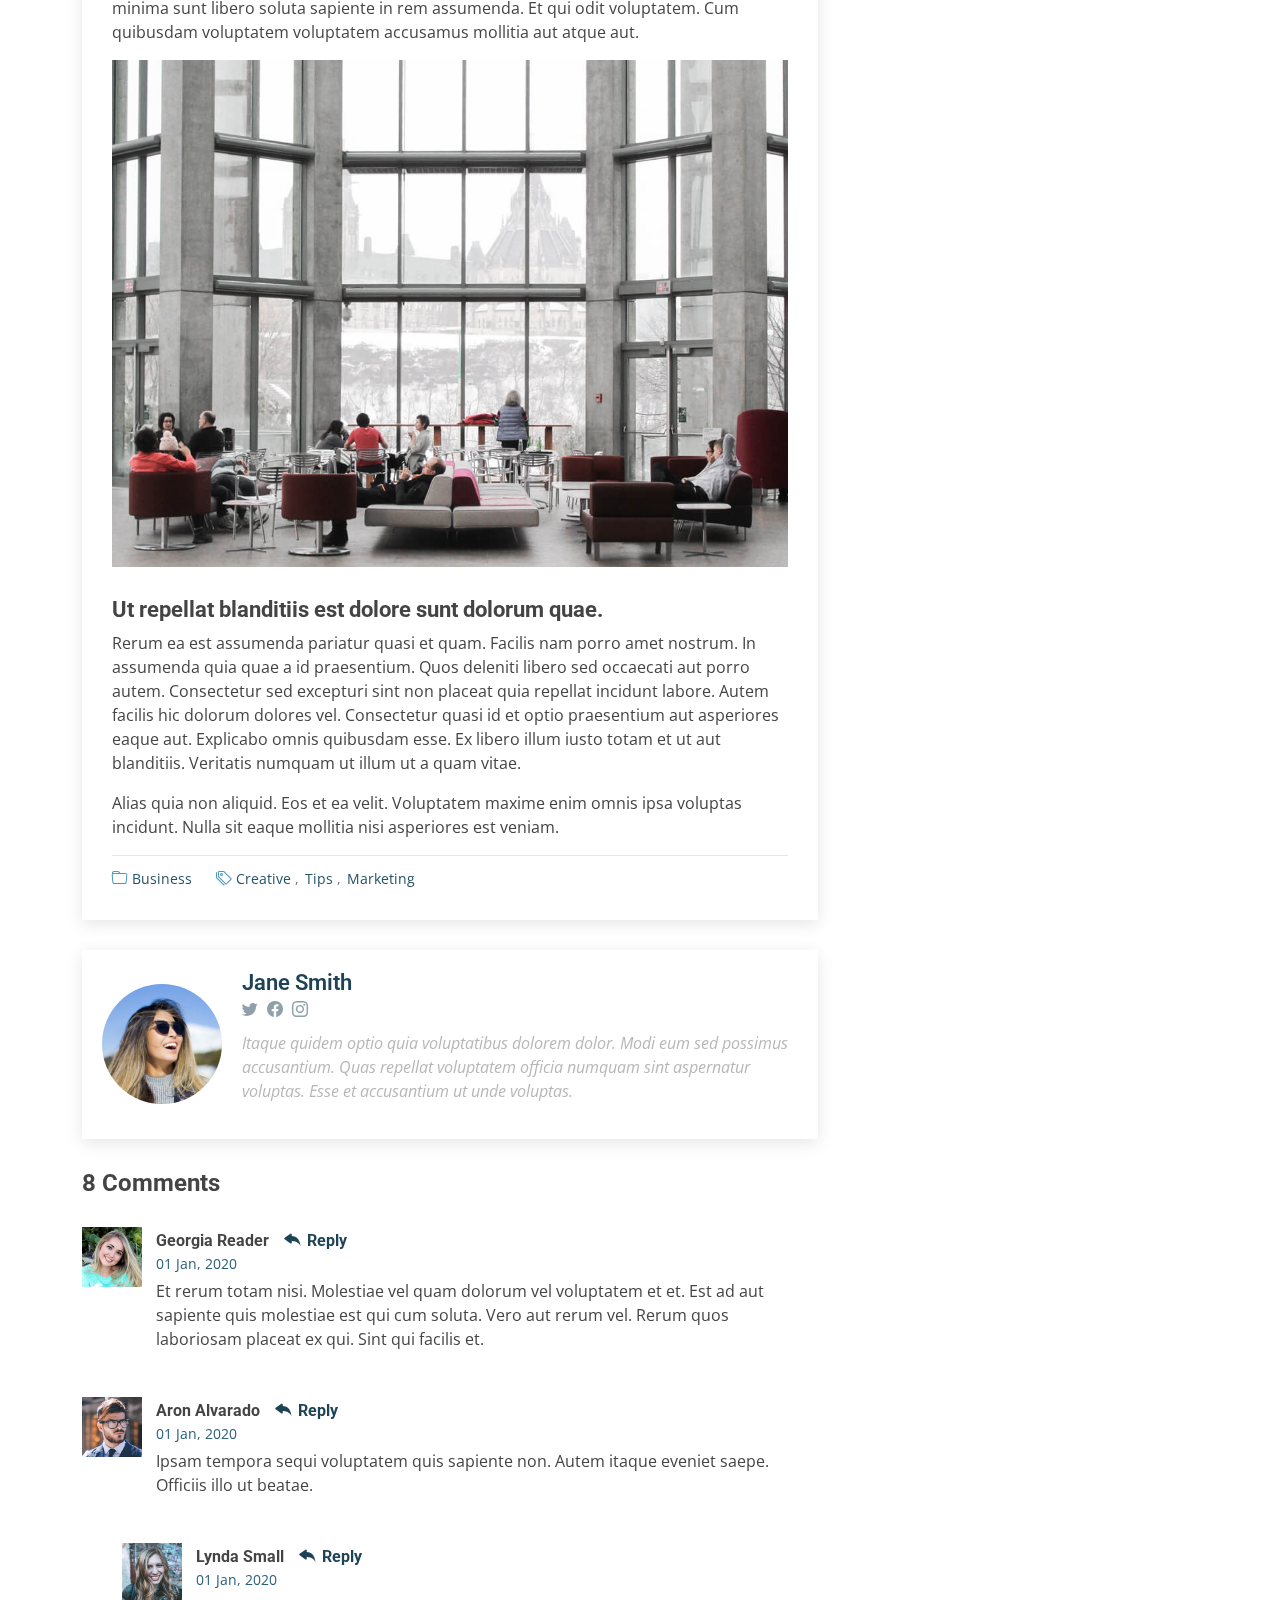
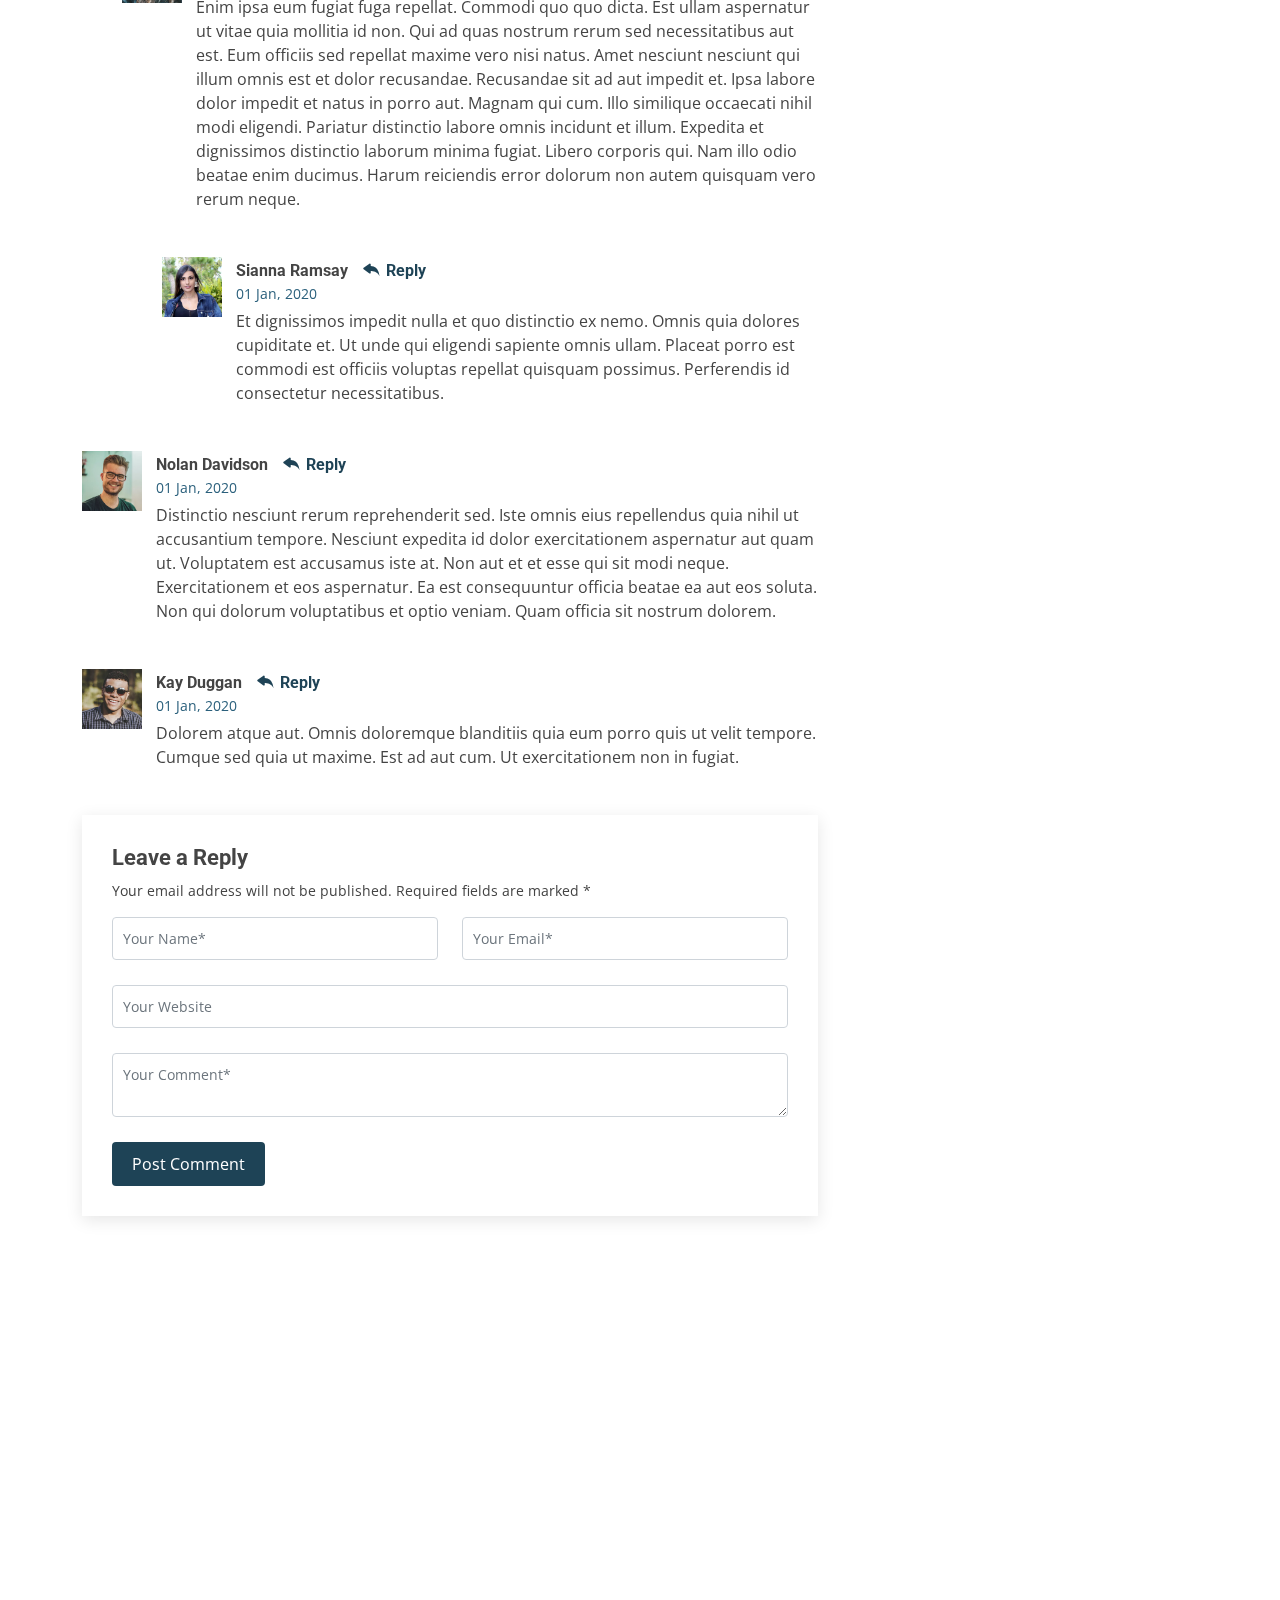
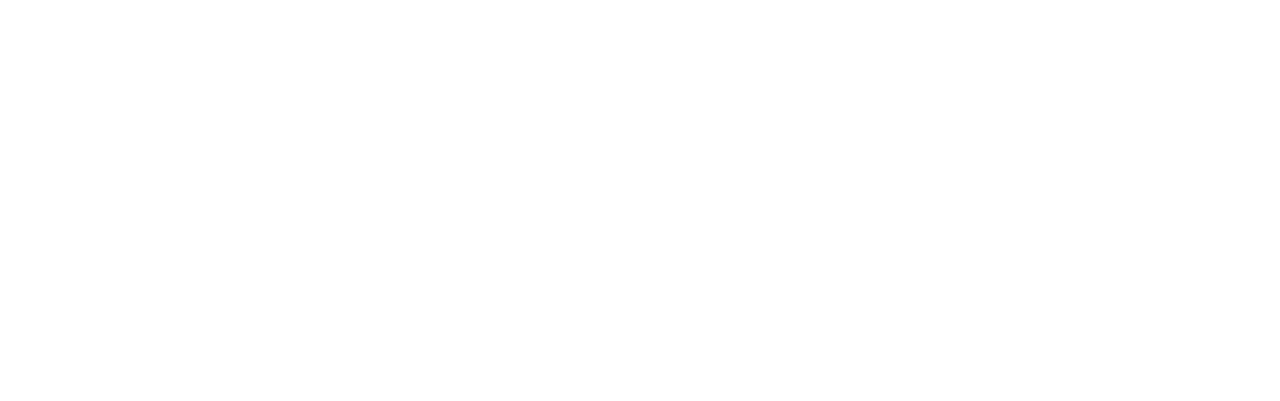
<file: blog-single.html>
<!DOCTYPE html>
<html lang="en">

<head>
  <meta charset="utf-8">
  <meta content="width=device-width, initial-scale=1.0" name="viewport">

  <title>Blog Single - Moderna Bootstrap Template</title>
  <meta content="" name="description">
  <meta content="" name="keywords">

  <!-- Favicons -->
  <link href="assets/img/favicon.png" rel="icon">
  <link href="assets/img/apple-touch-icon.png" rel="apple-touch-icon">

  <!-- Google Fonts -->
  <link href="https://fonts.googleapis.com/css?family=Open+Sans:300,300i,400,400i,600,600i,700,700i|Roboto:300,300i,400,400i,500,500i,700,700i&display=swap" rel="stylesheet">

  <!-- Vendor CSS Files -->
  <link href="assets/vendor/animate.css/animate.min.css" rel="stylesheet">
  <link href="assets/vendor/aos/aos.css" rel="stylesheet">
  <link href="assets/vendor/bootstrap/css/bootstrap.min.css" rel="stylesheet">
  <link href="assets/vendor/bootstrap-icons/bootstrap-icons.css" rel="stylesheet">
  <link href="assets/vendor/boxicons/css/boxicons.min.css" rel="stylesheet">
  <link href="assets/vendor/glightbox/css/glightbox.min.css" rel="stylesheet">
  <link href="assets/vendor/swiper/swiper-bundle.min.css" rel="stylesheet">

  <!-- Template Main CSS File -->
  <link href="assets/css/style.css" rel="stylesheet">

</head>

<body>

  <!-- ======= Header ======= -->
  <header id="header" class="fixed-top d-flex align-items-center ">
    <div class="container d-flex justify-content-between align-items-center">

      <div class="logo">
        <h1 class="text-light"><a href="index.html"><span>Moderna</span></a></h1>
        <!-- Uncomment below if you prefer to use an image logo -->
        <!-- <a href="index.html"><img src="assets/img/logo.png" alt="" class="img-fluid"></a>-->
      </div>

      <nav id="navbar" class="navbar">
        <ul>
          <li><a class="" href="index.html">Home</a></li>
          <li><a href="about.html">About</a></li>
          <li><a href="services.html">Services</a></li>
          <li><a href="portfolio.html">Portfolio</a></li>
          <li><a href="team.html">Team</a></li>
          <li><a class="active" href="blog.html">Blog</a></li>
          <li class="dropdown"><a href="#"><span>Drop Down</span> <i class="bi bi-chevron-down"></i></a>
            <ul>
              <li><a href="#">Drop Down 1</a></li>
              <li class="dropdown"><a href="#"><span>Deep Drop Down</span> <i class="bi bi-chevron-right"></i></a>
                <ul>
                  <li><a href="#">Deep Drop Down 1</a></li>
                  <li><a href="#">Deep Drop Down 2</a></li>
                  <li><a href="#">Deep Drop Down 3</a></li>
                  <li><a href="#">Deep Drop Down 4</a></li>
                  <li><a href="#">Deep Drop Down 5</a></li>
                </ul>
              </li>
              <li><a href="#">Drop Down 2</a></li>
              <li><a href="#">Drop Down 3</a></li>
              <li><a href="#">Drop Down 4</a></li>
            </ul>
          </li>
          <li><a href="contact.html">Contact Us</a></li>
        </ul>
        <i class="bi bi-list mobile-nav-toggle"></i>
      </nav><!-- .navbar -->

    </div>
  </header><!-- End Header -->

  <main id="main">

    <!-- ======= Blog Section ======= -->
    <section class="breadcrumbs">
      <div class="container">

        <div class="d-flex justify-content-between align-items-center">
          <h2>Blog</h2>

          <ol>
            <li><a href="index.html">Home</a></li>
            <li><a href="blog.html">Blog</a></li>
            <li>Dolorum optio tempore voluptas dignissimos cumque fuga qui quibusdam quia reiciendis</li>
          </ol>
        </div>

      </div>
    </section><!-- End Blog Section -->

    <!-- ======= Blog Single Section ======= -->
    <section id="blog" class="blog">
      <div class="container" data-aos="fade-up">

        <div class="row">

          <div class="col-lg-8 entries">

            <article class="entry entry-single">

              <div class="entry-img">
                <img src="assets/img/blog/blog-1.jpg" alt="" class="img-fluid">
              </div>

              <h2 class="entry-title">
                <a href="blog-single.html">Dolorum optio tempore voluptas dignissimos cumque fuga qui quibusdam quia</a>
              </h2>

              <div class="entry-meta">
                <ul>
                  <li class="d-flex align-items-center"><i class="bi bi-person"></i> <a href="blog-single.html">John Doe</a></li>
                  <li class="d-flex align-items-center"><i class="bi bi-clock"></i> <a href="blog-single.html"><time datetime="2020-01-01">Jan 1, 2020</time></a></li>
                  <li class="d-flex align-items-center"><i class="bi bi-chat-dots"></i> <a href="blog-single.html">12 Comments</a></li>
                </ul>
              </div>

              <div class="entry-content">
                <p>
                  Similique neque nam consequuntur ad non maxime aliquam quas. Quibusdam animi praesentium. Aliquam et laboriosam eius aut nostrum quidem aliquid dicta.
                  Et eveniet enim. Qui velit est ea dolorem doloremque deleniti aperiam unde soluta. Est cum et quod quos aut ut et sit sunt. Voluptate porro consequatur assumenda perferendis dolore.
                </p>

                <p>
                  Sit repellat hic cupiditate hic ut nemo. Quis nihil sunt non reiciendis. Sequi in accusamus harum vel aspernatur. Excepturi numquam nihil cumque odio. Et voluptate cupiditate.
                </p>

                <blockquote>
                  <p>
                    Et vero doloremque tempore voluptatem ratione vel aut. Deleniti sunt animi aut. Aut eos aliquam doloribus minus autem quos.
                  </p>
                </blockquote>

                <p>
                  Sed quo laboriosam qui architecto. Occaecati repellendus omnis dicta inventore tempore provident voluptas mollitia aliquid. Id repellendus quia. Asperiores nihil magni dicta est suscipit perspiciatis. Voluptate ex rerum assumenda dolores nihil quaerat.
                  Dolor porro tempora et quibusdam voluptas. Beatae aut at ad qui tempore corrupti velit quisquam rerum. Omnis dolorum exercitationem harum qui qui blanditiis neque.
                  Iusto autem itaque. Repudiandae hic quae aspernatur ea neque qui. Architecto voluptatem magni. Vel magnam quod et tempora deleniti error rerum nihil tempora.
                </p>

                <h3>Et quae iure vel ut odit alias.</h3>
                <p>
                  Officiis animi maxime nulla quo et harum eum quis a. Sit hic in qui quos fugit ut rerum atque. Optio provident dolores atque voluptatem rem excepturi molestiae qui. Voluptatem laborum omnis ullam quibusdam perspiciatis nulla nostrum. Voluptatum est libero eum nesciunt aliquid qui.
                  Quia et suscipit non sequi. Maxime sed odit. Beatae nesciunt nesciunt accusamus quia aut ratione aspernatur dolor. Sint harum eveniet dicta exercitationem minima. Exercitationem omnis asperiores natus aperiam dolor consequatur id ex sed. Quibusdam rerum dolores sint consequatur quidem ea.
                  Beatae minima sunt libero soluta sapiente in rem assumenda. Et qui odit voluptatem. Cum quibusdam voluptatem voluptatem accusamus mollitia aut atque aut.
                </p>
                <img src="assets/img/blog/blog-inside-post.jpg" class="img-fluid" alt="">

                <h3>Ut repellat blanditiis est dolore sunt dolorum quae.</h3>
                <p>
                  Rerum ea est assumenda pariatur quasi et quam. Facilis nam porro amet nostrum. In assumenda quia quae a id praesentium. Quos deleniti libero sed occaecati aut porro autem. Consectetur sed excepturi sint non placeat quia repellat incidunt labore. Autem facilis hic dolorum dolores vel.
                  Consectetur quasi id et optio praesentium aut asperiores eaque aut. Explicabo omnis quibusdam esse. Ex libero illum iusto totam et ut aut blanditiis. Veritatis numquam ut illum ut a quam vitae.
                </p>
                <p>
                  Alias quia non aliquid. Eos et ea velit. Voluptatem maxime enim omnis ipsa voluptas incidunt. Nulla sit eaque mollitia nisi asperiores est veniam.
                </p>

              </div>

              <div class="entry-footer">
                <i class="bi bi-folder"></i>
                <ul class="cats">
                  <li><a href="#">Business</a></li>
                </ul>

                <i class="bi bi-tags"></i>
                <ul class="tags">
                  <li><a href="#">Creative</a></li>
                  <li><a href="#">Tips</a></li>
                  <li><a href="#">Marketing</a></li>
                </ul>
              </div>

            </article><!-- End blog entry -->

            <div class="blog-author d-flex align-items-center">
              <img src="assets/img/blog/blog-author.jpg" class="rounded-circle float-left" alt="">
              <div>
                <h4>Jane Smith</h4>
                <div class="social-links">
                  <a href="https://twitters.com/#"><i class="bi bi-twitter"></i></a>
                  <a href="https://facebook.com/#"><i class="bi bi-facebook"></i></a>
                  <a href="https://instagram.com/#"><i class="biu bi-instagram"></i></a>
                </div>
                <p>
                  Itaque quidem optio quia voluptatibus dolorem dolor. Modi eum sed possimus accusantium. Quas repellat voluptatem officia numquam sint aspernatur voluptas. Esse et accusantium ut unde voluptas.
                </p>
              </div>
            </div><!-- End blog author bio -->

            <div class="blog-comments">

              <h4 class="comments-count">8 Comments</h4>

              <div id="comment-1" class="comment">
                <div class="d-flex">
                  <div class="comment-img"><img src="assets/img/blog/comments-1.jpg" alt=""></div>
                  <div>
                    <h5><a href="">Georgia Reader</a> <a href="#" class="reply"><i class="bi bi-reply-fill"></i> Reply</a></h5>
                    <time datetime="2020-01-01">01 Jan, 2020</time>
                    <p>
                      Et rerum totam nisi. Molestiae vel quam dolorum vel voluptatem et et. Est ad aut sapiente quis molestiae est qui cum soluta.
                      Vero aut rerum vel. Rerum quos laboriosam placeat ex qui. Sint qui facilis et.
                    </p>
                  </div>
                </div>
              </div><!-- End comment #1 -->

              <div id="comment-2" class="comment">
                <div class="d-flex">
                  <div class="comment-img"><img src="assets/img/blog/comments-2.jpg" alt=""></div>
                  <div>
                    <h5><a href="">Aron Alvarado</a> <a href="#" class="reply"><i class="bi bi-reply-fill"></i> Reply</a></h5>
                    <time datetime="2020-01-01">01 Jan, 2020</time>
                    <p>
                      Ipsam tempora sequi voluptatem quis sapiente non. Autem itaque eveniet saepe. Officiis illo ut beatae.
                    </p>
                  </div>
                </div>

                <div id="comment-reply-1" class="comment comment-reply">
                  <div class="d-flex">
                    <div class="comment-img"><img src="assets/img/blog/comments-3.jpg" alt=""></div>
                    <div>
                      <h5><a href="">Lynda Small</a> <a href="#" class="reply"><i class="bi bi-reply-fill"></i> Reply</a></h5>
                      <time datetime="2020-01-01">01 Jan, 2020</time>
                      <p>
                        Enim ipsa eum fugiat fuga repellat. Commodi quo quo dicta. Est ullam aspernatur ut vitae quia mollitia id non. Qui ad quas nostrum rerum sed necessitatibus aut est. Eum officiis sed repellat maxime vero nisi natus. Amet nesciunt nesciunt qui illum omnis est et dolor recusandae.

                        Recusandae sit ad aut impedit et. Ipsa labore dolor impedit et natus in porro aut. Magnam qui cum. Illo similique occaecati nihil modi eligendi. Pariatur distinctio labore omnis incidunt et illum. Expedita et dignissimos distinctio laborum minima fugiat.

                        Libero corporis qui. Nam illo odio beatae enim ducimus. Harum reiciendis error dolorum non autem quisquam vero rerum neque.
                      </p>
                    </div>
                  </div>

                  <div id="comment-reply-2" class="comment comment-reply">
                    <div class="d-flex">
                      <div class="comment-img"><img src="assets/img/blog/comments-4.jpg" alt=""></div>
                      <div>
                        <h5><a href="">Sianna Ramsay</a> <a href="#" class="reply"><i class="bi bi-reply-fill"></i> Reply</a></h5>
                        <time datetime="2020-01-01">01 Jan, 2020</time>
                        <p>
                          Et dignissimos impedit nulla et quo distinctio ex nemo. Omnis quia dolores cupiditate et. Ut unde qui eligendi sapiente omnis ullam. Placeat porro est commodi est officiis voluptas repellat quisquam possimus. Perferendis id consectetur necessitatibus.
                        </p>
                      </div>
                    </div>

                  </div><!-- End comment reply #2-->

                </div><!-- End comment reply #1-->

              </div><!-- End comment #2-->

              <div id="comment-3" class="comment">
                <div class="d-flex">
                  <div class="comment-img"><img src="assets/img/blog/comments-5.jpg" alt=""></div>
                  <div>
                    <h5><a href="">Nolan Davidson</a> <a href="#" class="reply"><i class="bi bi-reply-fill"></i> Reply</a></h5>
                    <time datetime="2020-01-01">01 Jan, 2020</time>
                    <p>
                      Distinctio nesciunt rerum reprehenderit sed. Iste omnis eius repellendus quia nihil ut accusantium tempore. Nesciunt expedita id dolor exercitationem aspernatur aut quam ut. Voluptatem est accusamus iste at.
                      Non aut et et esse qui sit modi neque. Exercitationem et eos aspernatur. Ea est consequuntur officia beatae ea aut eos soluta. Non qui dolorum voluptatibus et optio veniam. Quam officia sit nostrum dolorem.
                    </p>
                  </div>
                </div>

              </div><!-- End comment #3 -->

              <div id="comment-4" class="comment">
                <div class="d-flex">
                  <div class="comment-img"><img src="assets/img/blog/comments-6.jpg" alt=""></div>
                  <div>
                    <h5><a href="">Kay Duggan</a> <a href="#" class="reply"><i class="bi bi-reply-fill"></i> Reply</a></h5>
                    <time datetime="2020-01-01">01 Jan, 2020</time>
                    <p>
                      Dolorem atque aut. Omnis doloremque blanditiis quia eum porro quis ut velit tempore. Cumque sed quia ut maxime. Est ad aut cum. Ut exercitationem non in fugiat.
                    </p>
                  </div>
                </div>

              </div><!-- End comment #4 -->

              <div class="reply-form">
                <h4>Leave a Reply</h4>
                <p>Your email address will not be published. Required fields are marked * </p>
                <form action="">
                  <div class="row">
                    <div class="col-md-6 form-group">
                      <input name="name" type="text" class="form-control" placeholder="Your Name*">
                    </div>
                    <div class="col-md-6 form-group">
                      <input name="email" type="text" class="form-control" placeholder="Your Email*">
                    </div>
                  </div>
                  <div class="row">
                    <div class="col form-group">
                      <input name="website" type="text" class="form-control" placeholder="Your Website">
                    </div>
                  </div>
                  <div class="row">
                    <div class="col form-group">
                      <textarea name="comment" class="form-control" placeholder="Your Comment*"></textarea>
                    </div>
                  </div>
                  <button type="submit" class="btn btn-primary">Post Comment</button>

                </form>

              </div>

            </div><!-- End blog comments -->

          </div><!-- End blog entries list -->

          <div class="col-lg-4">

            <div class="sidebar">

              <h3 class="sidebar-title">Search</h3>
              <div class="sidebar-item search-form">
                <form action="">
                  <input type="text">
                  <button type="submit"><i class="bi bi-search"></i></button>
                </form>
              </div><!-- End sidebar search formn-->

              <h3 class="sidebar-title">Categories</h3>
              <div class="sidebar-item categories">
                <ul>
                  <li><a href="#">General <span>(25)</span></a></li>
                  <li><a href="#">Lifestyle <span>(12)</span></a></li>
                  <li><a href="#">Travel <span>(5)</span></a></li>
                  <li><a href="#">Design <span>(22)</span></a></li>
                  <li><a href="#">Creative <span>(8)</span></a></li>
                  <li><a href="#">Educaion <span>(14)</span></a></li>
                </ul>
              </div><!-- End sidebar categories-->

              <h3 class="sidebar-title">Recent Posts</h3>
              <div class="sidebar-item recent-posts">
                <div class="post-item clearfix">
                  <img src="assets/img/blog/blog-recent-1.jpg" alt="">
                  <h4><a href="blog-single.html">Nihil blanditiis at in nihil autem</a></h4>
                  <time datetime="2020-01-01">Jan 1, 2020</time>
                </div>

                <div class="post-item clearfix">
                  <img src="assets/img/blog/blog-recent-2.jpg" alt="">
                  <h4><a href="blog-single.html">Quidem autem et impedit</a></h4>
                  <time datetime="2020-01-01">Jan 1, 2020</time>
                </div>

                <div class="post-item clearfix">
                  <img src="assets/img/blog/blog-recent-3.jpg" alt="">
                  <h4><a href="blog-single.html">Id quia et et ut maxime similique occaecati ut</a></h4>
                  <time datetime="2020-01-01">Jan 1, 2020</time>
                </div>

                <div class="post-item clearfix">
                  <img src="assets/img/blog/blog-recent-4.jpg" alt="">
                  <h4><a href="blog-single.html">Laborum corporis quo dara net para</a></h4>
                  <time datetime="2020-01-01">Jan 1, 2020</time>
                </div>

                <div class="post-item clearfix">
                  <img src="assets/img/blog/blog-recent-5.jpg" alt="">
                  <h4><a href="blog-single.html">Et dolores corrupti quae illo quod dolor</a></h4>
                  <time datetime="2020-01-01">Jan 1, 2020</time>
                </div>

              </div><!-- End sidebar recent posts-->

              <h3 class="sidebar-title">Tags</h3>
              <div class="sidebar-item tags">
                <ul>
                  <li><a href="#">App</a></li>
                  <li><a href="#">IT</a></li>
                  <li><a href="#">Business</a></li>
                  <li><a href="#">Mac</a></li>
                  <li><a href="#">Design</a></li>
                  <li><a href="#">Office</a></li>
                  <li><a href="#">Creative</a></li>
                  <li><a href="#">Studio</a></li>
                  <li><a href="#">Smart</a></li>
                  <li><a href="#">Tips</a></li>
                  <li><a href="#">Marketing</a></li>
                </ul>
              </div><!-- End sidebar tags-->

            </div><!-- End sidebar -->

          </div><!-- End blog sidebar -->

        </div>

      </div>
    </section><!-- End Blog Single Section -->

  </main><!-- End #main -->

  <!-- ======= Footer ======= -->
  <footer id="footer" data-aos="fade-up" data-aos-easing="ease-in-out" data-aos-duration="500">

    <div class="footer-newsletter">
      <div class="container">
        <div class="row">
          <div class="col-lg-6">
            <h4>Our Newsletter</h4>
            <p>Tamen quem nulla quae legam multos aute sint culpa legam noster magna</p>
          </div>
          <div class="col-lg-6">
            <form action="" method="post">
              <input type="email" name="email"><input type="submit" value="Subscribe">
            </form>
          </div>
        </div>
      </div>
    </div>

    <div class="footer-top">
      <div class="container">
        <div class="row">

          <div class="col-lg-3 col-md-6 footer-links">
            <h4>Useful Links</h4>
            <ul>
              <li><i class="bx bx-chevron-right"></i> <a href="#">Home</a></li>
              <li><i class="bx bx-chevron-right"></i> <a href="#">About us</a></li>
              <li><i class="bx bx-chevron-right"></i> <a href="#">Services</a></li>
              <li><i class="bx bx-chevron-right"></i> <a href="#">Terms of service</a></li>
              <li><i class="bx bx-chevron-right"></i> <a href="#">Privacy policy</a></li>
            </ul>
          </div>

          <div class="col-lg-3 col-md-6 footer-links">
            <h4>Our Services</h4>
            <ul>
              <li><i class="bx bx-chevron-right"></i> <a href="#">Web Design</a></li>
              <li><i class="bx bx-chevron-right"></i> <a href="#">Web Development</a></li>
              <li><i class="bx bx-chevron-right"></i> <a href="#">Product Management</a></li>
              <li><i class="bx bx-chevron-right"></i> <a href="#">Marketing</a></li>
              <li><i class="bx bx-chevron-right"></i> <a href="#">Graphic Design</a></li>
            </ul>
          </div>

          <div class="col-lg-3 col-md-6 footer-contact">
            <h4>Contact Us</h4>
            <p>
              A108 Adam Street <br>
              New York, NY 535022<br>
              United States <br><br>
              <strong>Phone:</strong> +1 5589 55488 55<br>
              <strong>Email:</strong> info@example.com<br>
            </p>

          </div>

          <div class="col-lg-3 col-md-6 footer-info">
            <h3>About Moderna</h3>
            <p>Cras fermentum odio eu feugiat lide par naso tierra. Justo eget nada terra videa magna derita valies darta donna mare fermentum iaculis eu non diam phasellus.</p>
            <div class="social-links mt-3">
              <a href="#" class="twitter"><i class="bx bxl-twitter"></i></a>
              <a href="#" class="facebook"><i class="bx bxl-facebook"></i></a>
              <a href="#" class="instagram"><i class="bx bxl-instagram"></i></a>
              <a href="#" class="linkedin"><i class="bx bxl-linkedin"></i></a>
            </div>
          </div>

        </div>
      </div>
    </div>

    <div class="container">
      <div class="copyright">
        &copy; Copyright <strong><span>Moderna</span></strong>. All Rights Reserved
      </div>
      <div class="credits">
        <!-- All the links in the footer should remain intact. -->
        <!-- You can delete the links only if you purchased the pro version. -->
        <!-- Licensing information: https://bootstrapmade.com/license/ -->
        <!-- Purchase the pro version with working PHP/AJAX contact form: https://bootstrapmade.com/free-bootstrap-template-corporate-moderna/ -->
        Designed by <a href="https://bootstrapmade.com/">BootstrapMade</a>
      </div>
    </div>
  </footer><!-- End Footer -->

  <a href="#" class="back-to-top d-flex align-items-center justify-content-center"><i class="bi bi-arrow-up-short"></i></a>

  <!-- Vendor JS Files -->
  <script src="assets/vendor/purecounter/purecounter_vanilla.js"></script>
  <script src="assets/vendor/aos/aos.js"></script>
  <script src="assets/vendor/bootstrap/js/bootstrap.bundle.min.js"></script>
  <script src="assets/vendor/glightbox/js/glightbox.min.js"></script>
  <script src="assets/vendor/isotope-layout/isotope.pkgd.min.js"></script>
  <script src="assets/vendor/swiper/swiper-bundle.min.js"></script>
  <script src="assets/vendor/waypoints/noframework.waypoints.js"></script>
  <script src="assets/vendor/php-email-form/validate.js"></script>

  <!-- Template Main JS File -->
  <script src="assets/js/main.js"></script>

</body>

</html>
</file>
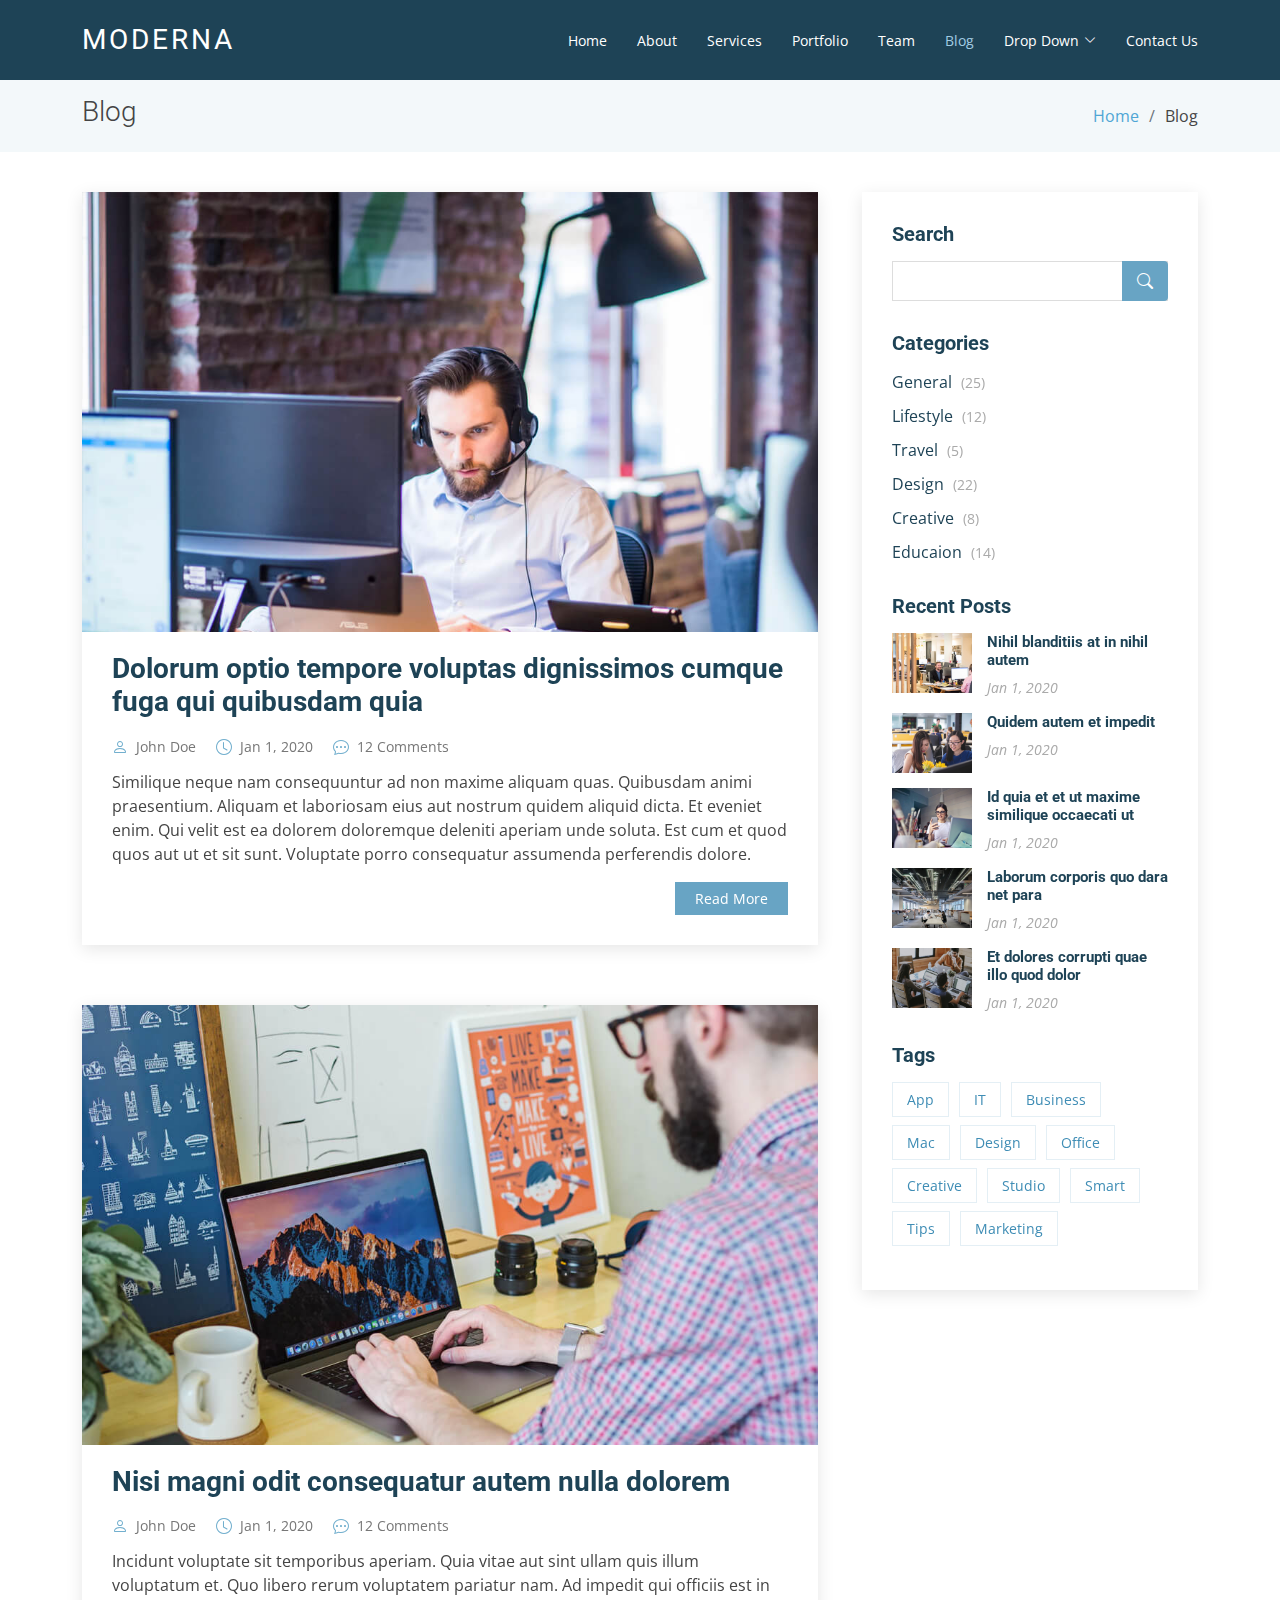
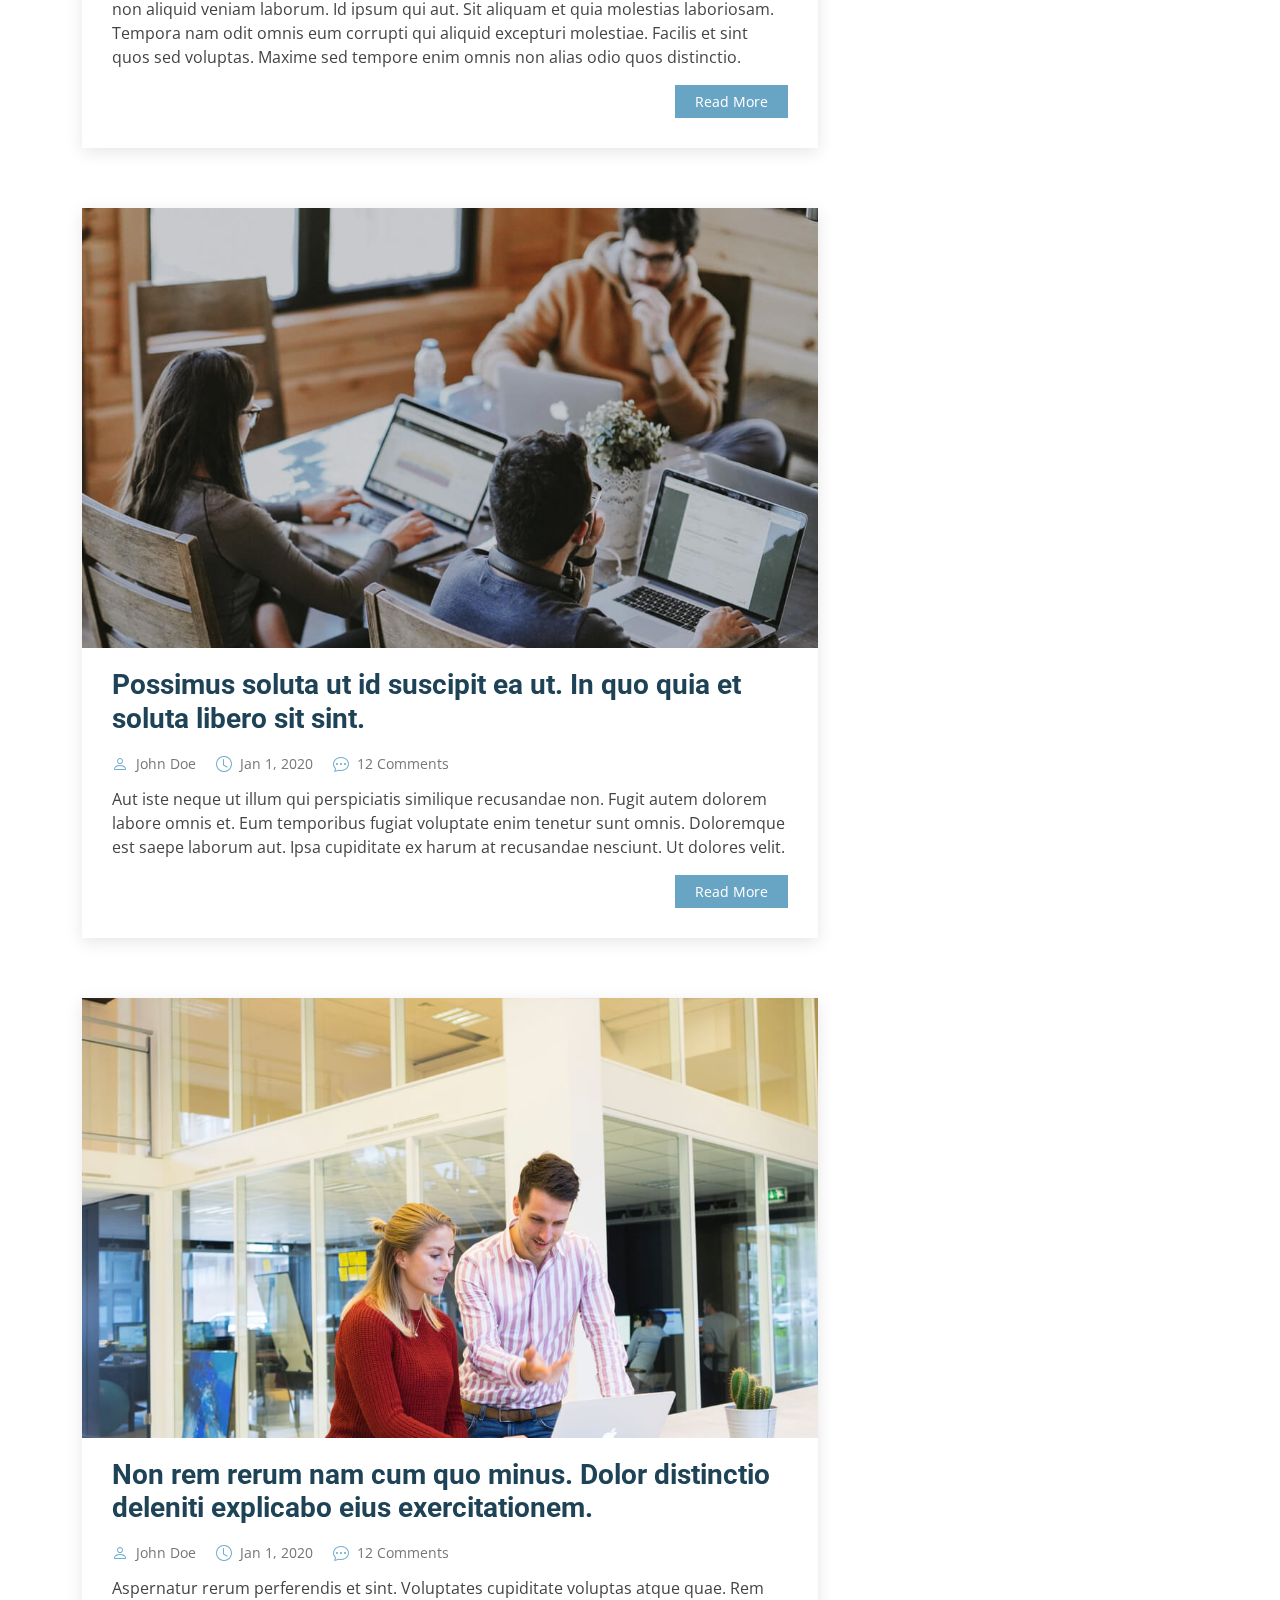
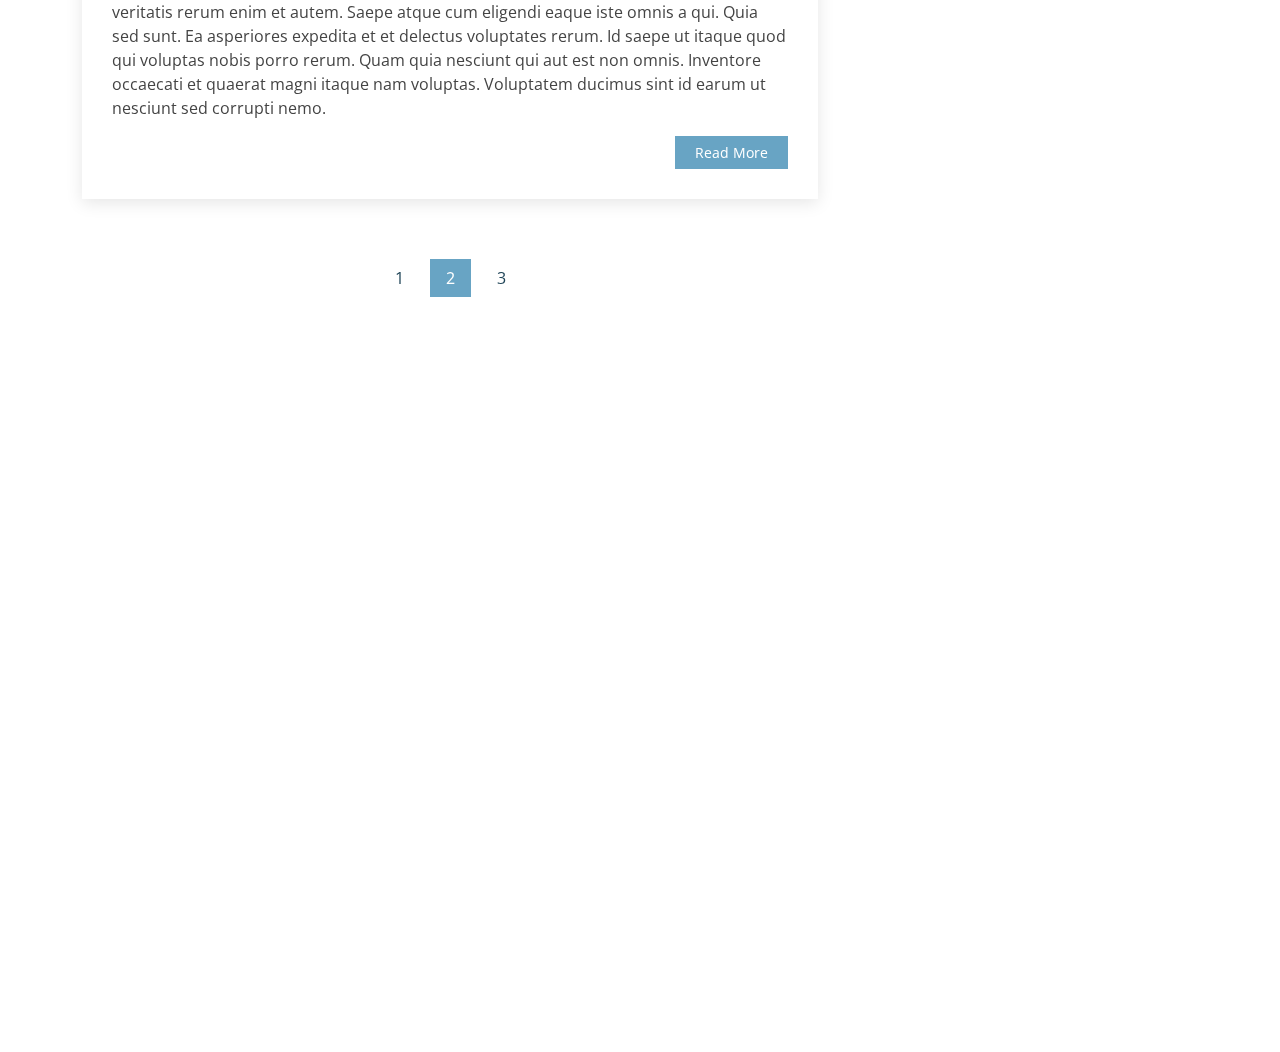
<file: blog.html>
<!DOCTYPE html>
<html lang="en">

<head>
  <meta charset="utf-8">
  <meta content="width=device-width, initial-scale=1.0" name="viewport">

  <title>Blog - Moderna Bootstrap Template</title>
  <meta content="" name="description">
  <meta content="" name="keywords">

  <!-- Favicons -->
  <link href="assets/img/favicon.png" rel="icon">
  <link href="assets/img/apple-touch-icon.png" rel="apple-touch-icon">

  <!-- Google Fonts -->
  <link href="https://fonts.googleapis.com/css?family=Open+Sans:300,300i,400,400i,600,600i,700,700i|Roboto:300,300i,400,400i,500,500i,700,700i&display=swap" rel="stylesheet">

  <!-- Vendor CSS Files -->
  <link href="assets/vendor/animate.css/animate.min.css" rel="stylesheet">
  <link href="assets/vendor/aos/aos.css" rel="stylesheet">
  <link href="assets/vendor/bootstrap/css/bootstrap.min.css" rel="stylesheet">
  <link href="assets/vendor/bootstrap-icons/bootstrap-icons.css" rel="stylesheet">
  <link href="assets/vendor/boxicons/css/boxicons.min.css" rel="stylesheet">
  <link href="assets/vendor/glightbox/css/glightbox.min.css" rel="stylesheet">
  <link href="assets/vendor/swiper/swiper-bundle.min.css" rel="stylesheet">

  <!-- Template Main CSS File -->
  <link href="assets/css/style.css" rel="stylesheet">


</head>

<body>

  <!-- ======= Header ======= -->
  <header id="header" class="fixed-top d-flex align-items-center ">
    <div class="container d-flex justify-content-between align-items-center">

      <div class="logo">
        <h1 class="text-light"><a href="index.html"><span>Moderna</span></a></h1>
        <!-- Uncomment below if you prefer to use an image logo -->
        <!-- <a href="index.html"><img src="assets/img/logo.png" alt="" class="img-fluid"></a>-->
      </div>

      <nav id="navbar" class="navbar">
        <ul>
          <li><a class="" href="index.html">Home</a></li>
          <li><a href="about.html">About</a></li>
          <li><a href="services.html">Services</a></li>
          <li><a href="portfolio.html">Portfolio</a></li>
          <li><a href="team.html">Team</a></li>
          <li><a class="active" href="blog.html">Blog</a></li>
          <li class="dropdown"><a href="#"><span>Drop Down</span> <i class="bi bi-chevron-down"></i></a>
            <ul>
              <li><a href="#">Drop Down 1</a></li>
              <li class="dropdown"><a href="#"><span>Deep Drop Down</span> <i class="bi bi-chevron-right"></i></a>
                <ul>
                  <li><a href="#">Deep Drop Down 1</a></li>
                  <li><a href="#">Deep Drop Down 2</a></li>
                  <li><a href="#">Deep Drop Down 3</a></li>
                  <li><a href="#">Deep Drop Down 4</a></li>
                  <li><a href="#">Deep Drop Down 5</a></li>
                </ul>
              </li>
              <li><a href="#">Drop Down 2</a></li>
              <li><a href="#">Drop Down 3</a></li>
              <li><a href="#">Drop Down 4</a></li>
            </ul>
          </li>
          <li><a href="contact.html">Contact Us</a></li>
        </ul>
        <i class="bi bi-list mobile-nav-toggle"></i>
      </nav><!-- .navbar -->

    </div>
  </header><!-- End Header -->

  <main id="main">

    <!-- ======= Blog Section ======= -->
    <section class="breadcrumbs">
      <div class="container">

        <div class="d-flex justify-content-between align-items-center">
          <h2>Blog</h2>

          <ol>
            <li><a href="index.html">Home</a></li>
            <li>Blog</li>
          </ol>
        </div>

      </div>
    </section><!-- End Blog Section -->

    <!-- ======= Blog Section ======= -->
    <section id="blog" class="blog">
      <div class="container" data-aos="fade-up">

        <div class="row">

          <div class="col-lg-8 entries">

            <article class="entry">

              <div class="entry-img">
                <img src="assets/img/blog/blog-1.jpg" alt="" class="img-fluid">
              </div>

              <h2 class="entry-title">
                <a href="blog-single.html">Dolorum optio tempore voluptas dignissimos cumque fuga qui quibusdam quia</a>
              </h2>

              <div class="entry-meta">
                <ul>
                  <li class="d-flex align-items-center"><i class="bi bi-person"></i> <a href="blog-single.html">John Doe</a></li>
                  <li class="d-flex align-items-center"><i class="bi bi-clock"></i> <a href="blog-single.html"><time datetime="2020-01-01">Jan 1, 2020</time></a></li>
                  <li class="d-flex align-items-center"><i class="bi bi-chat-dots"></i> <a href="blog-single.html">12 Comments</a></li>
                </ul>
              </div>

              <div class="entry-content">
                <p>
                  Similique neque nam consequuntur ad non maxime aliquam quas. Quibusdam animi praesentium. Aliquam et laboriosam eius aut nostrum quidem aliquid dicta.
                  Et eveniet enim. Qui velit est ea dolorem doloremque deleniti aperiam unde soluta. Est cum et quod quos aut ut et sit sunt. Voluptate porro consequatur assumenda perferendis dolore.
                </p>
                <div class="read-more">
                  <a href="blog-single.html">Read More</a>
                </div>
              </div>

            </article><!-- End blog entry -->

            <article class="entry">

              <div class="entry-img">
                <img src="assets/img/blog/blog-2.jpg" alt="" class="img-fluid">
              </div>

              <h2 class="entry-title">
                <a href="blog-single.html">Nisi magni odit consequatur autem nulla dolorem</a>
              </h2>

              <div class="entry-meta">
                <ul>
                  <li class="d-flex align-items-center"><i class="bi bi-person"></i> <a href="blog-single.html">John Doe</a></li>
                  <li class="d-flex align-items-center"><i class="bi bi-clock"></i> <a href="blog-single.html"><time datetime="2020-01-01">Jan 1, 2020</time></a></li>
                  <li class="d-flex align-items-center"><i class="bi bi-chat-dots"></i> <a href="blog-single.html">12 Comments</a></li>
                </ul>
              </div>

              <div class="entry-content">
                <p>
                  Incidunt voluptate sit temporibus aperiam. Quia vitae aut sint ullam quis illum voluptatum et. Quo libero rerum voluptatem pariatur nam.
                  Ad impedit qui officiis est in non aliquid veniam laborum. Id ipsum qui aut. Sit aliquam et quia molestias laboriosam. Tempora nam odit omnis eum corrupti qui aliquid excepturi molestiae. Facilis et sint quos sed voluptas. Maxime sed tempore enim omnis non alias odio quos distinctio.
                </p>
                <div class="read-more">
                  <a href="blog-single.html">Read More</a>
                </div>
              </div>

            </article><!-- End blog entry -->

            <article class="entry">

              <div class="entry-img">
                <img src="assets/img/blog/blog-3.jpg" alt="" class="img-fluid">
              </div>

              <h2 class="entry-title">
                <a href="blog-single.html">Possimus soluta ut id suscipit ea ut. In quo quia et soluta libero sit sint.</a>
              </h2>

              <div class="entry-meta">
                <ul>
                  <li class="d-flex align-items-center"><i class="bi bi-person"></i> <a href="blog-single.html">John Doe</a></li>
                  <li class="d-flex align-items-center"><i class="bi bi-clock"></i> <a href="blog-single.html"><time datetime="2020-01-01">Jan 1, 2020</time></a></li>
                  <li class="d-flex align-items-center"><i class="bi bi-chat-dots"></i> <a href="blog-single.html">12 Comments</a></li>
                </ul>
              </div>

              <div class="entry-content">
                <p>
                  Aut iste neque ut illum qui perspiciatis similique recusandae non. Fugit autem dolorem labore omnis et. Eum temporibus fugiat voluptate enim tenetur sunt omnis.
                  Doloremque est saepe laborum aut. Ipsa cupiditate ex harum at recusandae nesciunt. Ut dolores velit.
                </p>
                <div class="read-more">
                  <a href="blog-single.html">Read More</a>
                </div>
              </div>

            </article><!-- End blog entry -->

            <article class="entry">

              <div class="entry-img">
                <img src="assets/img/blog/blog-4.jpg" alt="" class="img-fluid">
              </div>

              <h2 class="entry-title">
                <a href="blog-single.html">Non rem rerum nam cum quo minus. Dolor distinctio deleniti explicabo eius exercitationem.</a>
              </h2>

              <div class="entry-meta">
                <ul>
                  <li class="d-flex align-items-center"><i class="bi bi-person"></i> <a href="blog-single.html">John Doe</a></li>
                  <li class="d-flex align-items-center"><i class="bi bi-clock"></i> <a href="blog-single.html"><time datetime="2020-01-01">Jan 1, 2020</time></a></li>
                  <li class="d-flex align-items-center"><i class="bi bi-chat-dots"></i> <a href="blog-single.html">12 Comments</a></li>
                </ul>
              </div>

              <div class="entry-content">
                <p>
                  Aspernatur rerum perferendis et sint. Voluptates cupiditate voluptas atque quae. Rem veritatis rerum enim et autem. Saepe atque cum eligendi eaque iste omnis a qui.
                  Quia sed sunt. Ea asperiores expedita et et delectus voluptates rerum. Id saepe ut itaque quod qui voluptas nobis porro rerum. Quam quia nesciunt qui aut est non omnis. Inventore occaecati et quaerat magni itaque nam voluptas. Voluptatem ducimus sint id earum ut nesciunt sed corrupti nemo.
                </p>
                <div class="read-more">
                  <a href="blog-single.html">Read More</a>
                </div>
              </div>

            </article><!-- End blog entry -->

            <div class="blog-pagination">
              <ul class="justify-content-center">
                <li><a href="#">1</a></li>
                <li class="active"><a href="#">2</a></li>
                <li><a href="#">3</a></li>
              </ul>
            </div>

          </div><!-- End blog entries list -->

          <div class="col-lg-4">

            <div class="sidebar">

              <h3 class="sidebar-title">Search</h3>
              <div class="sidebar-item search-form">
                <form action="">
                  <input type="text">
                  <button type="submit"><i class="bi bi-search"></i></button>
                </form>
              </div><!-- End sidebar search formn-->

              <h3 class="sidebar-title">Categories</h3>
              <div class="sidebar-item categories">
                <ul>
                  <li><a href="#">General <span>(25)</span></a></li>
                  <li><a href="#">Lifestyle <span>(12)</span></a></li>
                  <li><a href="#">Travel <span>(5)</span></a></li>
                  <li><a href="#">Design <span>(22)</span></a></li>
                  <li><a href="#">Creative <span>(8)</span></a></li>
                  <li><a href="#">Educaion <span>(14)</span></a></li>
                </ul>
              </div><!-- End sidebar categories-->

              <h3 class="sidebar-title">Recent Posts</h3>
              <div class="sidebar-item recent-posts">
                <div class="post-item clearfix">
                  <img src="assets/img/blog/blog-recent-1.jpg" alt="">
                  <h4><a href="blog-single.html">Nihil blanditiis at in nihil autem</a></h4>
                  <time datetime="2020-01-01">Jan 1, 2020</time>
                </div>

                <div class="post-item clearfix">
                  <img src="assets/img/blog/blog-recent-2.jpg" alt="">
                  <h4><a href="blog-single.html">Quidem autem et impedit</a></h4>
                  <time datetime="2020-01-01">Jan 1, 2020</time>
                </div>

                <div class="post-item clearfix">
                  <img src="assets/img/blog/blog-recent-3.jpg" alt="">
                  <h4><a href="blog-single.html">Id quia et et ut maxime similique occaecati ut</a></h4>
                  <time datetime="2020-01-01">Jan 1, 2020</time>
                </div>

                <div class="post-item clearfix">
                  <img src="assets/img/blog/blog-recent-4.jpg" alt="">
                  <h4><a href="blog-single.html">Laborum corporis quo dara net para</a></h4>
                  <time datetime="2020-01-01">Jan 1, 2020</time>
                </div>

                <div class="post-item clearfix">
                  <img src="assets/img/blog/blog-recent-5.jpg" alt="">
                  <h4><a href="blog-single.html">Et dolores corrupti quae illo quod dolor</a></h4>
                  <time datetime="2020-01-01">Jan 1, 2020</time>
                </div>

              </div><!-- End sidebar recent posts-->

              <h3 class="sidebar-title">Tags</h3>
              <div class="sidebar-item tags">
                <ul>
                  <li><a href="#">App</a></li>
                  <li><a href="#">IT</a></li>
                  <li><a href="#">Business</a></li>
                  <li><a href="#">Mac</a></li>
                  <li><a href="#">Design</a></li>
                  <li><a href="#">Office</a></li>
                  <li><a href="#">Creative</a></li>
                  <li><a href="#">Studio</a></li>
                  <li><a href="#">Smart</a></li>
                  <li><a href="#">Tips</a></li>
                  <li><a href="#">Marketing</a></li>
                </ul>
              </div><!-- End sidebar tags-->

            </div><!-- End sidebar -->

          </div><!-- End blog sidebar -->

        </div>

      </div>
    </section><!-- End Blog Section -->

  </main><!-- End #main -->

  <!-- ======= Footer ======= -->
  <footer id="footer" data-aos="fade-up" data-aos-easing="ease-in-out" data-aos-duration="500">

    <div class="footer-newsletter">
      <div class="container">
        <div class="row">
          <div class="col-lg-6">
            <h4>Our Newsletter</h4>
            <p>Tamen quem nulla quae legam multos aute sint culpa legam noster magna</p>
          </div>
          <div class="col-lg-6">
            <form action="" method="post">
              <input type="email" name="email"><input type="submit" value="Subscribe">
            </form>
          </div>
        </div>
      </div>
    </div>

    <div class="footer-top">
      <div class="container">
        <div class="row">

          <div class="col-lg-3 col-md-6 footer-links">
            <h4>Useful Links</h4>
            <ul>
              <li><i class="bx bx-chevron-right"></i> <a href="#">Home</a></li>
              <li><i class="bx bx-chevron-right"></i> <a href="#">About us</a></li>
              <li><i class="bx bx-chevron-right"></i> <a href="#">Services</a></li>
              <li><i class="bx bx-chevron-right"></i> <a href="#">Terms of service</a></li>
              <li><i class="bx bx-chevron-right"></i> <a href="#">Privacy policy</a></li>
            </ul>
          </div>

          <div class="col-lg-3 col-md-6 footer-links">
            <h4>Our Services</h4>
            <ul>
              <li><i class="bx bx-chevron-right"></i> <a href="#">Web Design</a></li>
              <li><i class="bx bx-chevron-right"></i> <a href="#">Web Development</a></li>
              <li><i class="bx bx-chevron-right"></i> <a href="#">Product Management</a></li>
              <li><i class="bx bx-chevron-right"></i> <a href="#">Marketing</a></li>
              <li><i class="bx bx-chevron-right"></i> <a href="#">Graphic Design</a></li>
            </ul>
          </div>

          <div class="col-lg-3 col-md-6 footer-contact">
            <h4>Contact Us</h4>
            <p>
              A108 Adam Street <br>
              New York, NY 535022<br>
              United States <br><br>
              <strong>Phone:</strong> +1 5589 55488 55<br>
              <strong>Email:</strong> info@example.com<br>
            </p>

          </div>

          <div class="col-lg-3 col-md-6 footer-info">
            <h3>About Moderna</h3>
            <p>Cras fermentum odio eu feugiat lide par naso tierra. Justo eget nada terra videa magna derita valies darta donna mare fermentum iaculis eu non diam phasellus.</p>
            <div class="social-links mt-3">
              <a href="#" class="twitter"><i class="bx bxl-twitter"></i></a>
              <a href="#" class="facebook"><i class="bx bxl-facebook"></i></a>
              <a href="#" class="instagram"><i class="bx bxl-instagram"></i></a>
              <a href="#" class="linkedin"><i class="bx bxl-linkedin"></i></a>
            </div>
          </div>

        </div>
      </div>
    </div>

    <div class="container">
      <div class="copyright">
        &copy; Copyright <strong><span>Moderna</span></strong>. All Rights Reserved
      </div>
      <div class="credits">
        <!-- All the links in the footer should remain intact. -->
        <!-- You can delete the links only if you purchased the pro version. -->
        <!-- Licensing information: https://bootstrapmade.com/license/ -->
        <!-- Purchase the pro version with working PHP/AJAX contact form: https://bootstrapmade.com/free-bootstrap-template-corporate-moderna/ -->
        Designed by <a href="https://bootstrapmade.com/">BootstrapMade</a>
      </div>
    </div>
  </footer><!-- End Footer -->

  <a href="#" class="back-to-top d-flex align-items-center justify-content-center"><i class="bi bi-arrow-up-short"></i></a>

  <!-- Vendor JS Files -->
  <script src="assets/vendor/purecounter/purecounter_vanilla.js"></script>
  <script src="assets/vendor/aos/aos.js"></script>
  <script src="assets/vendor/bootstrap/js/bootstrap.bundle.min.js"></script>
  <script src="assets/vendor/glightbox/js/glightbox.min.js"></script>
  <script src="assets/vendor/isotope-layout/isotope.pkgd.min.js"></script>
  <script src="assets/vendor/swiper/swiper-bundle.min.js"></script>
  <script src="assets/vendor/waypoints/noframework.waypoints.js"></script>
  <script src="assets/vendor/php-email-form/validate.js"></script>

  <!-- Template Main JS File -->
  <script src="assets/js/main.js"></script>

</body>

</html>
</file>
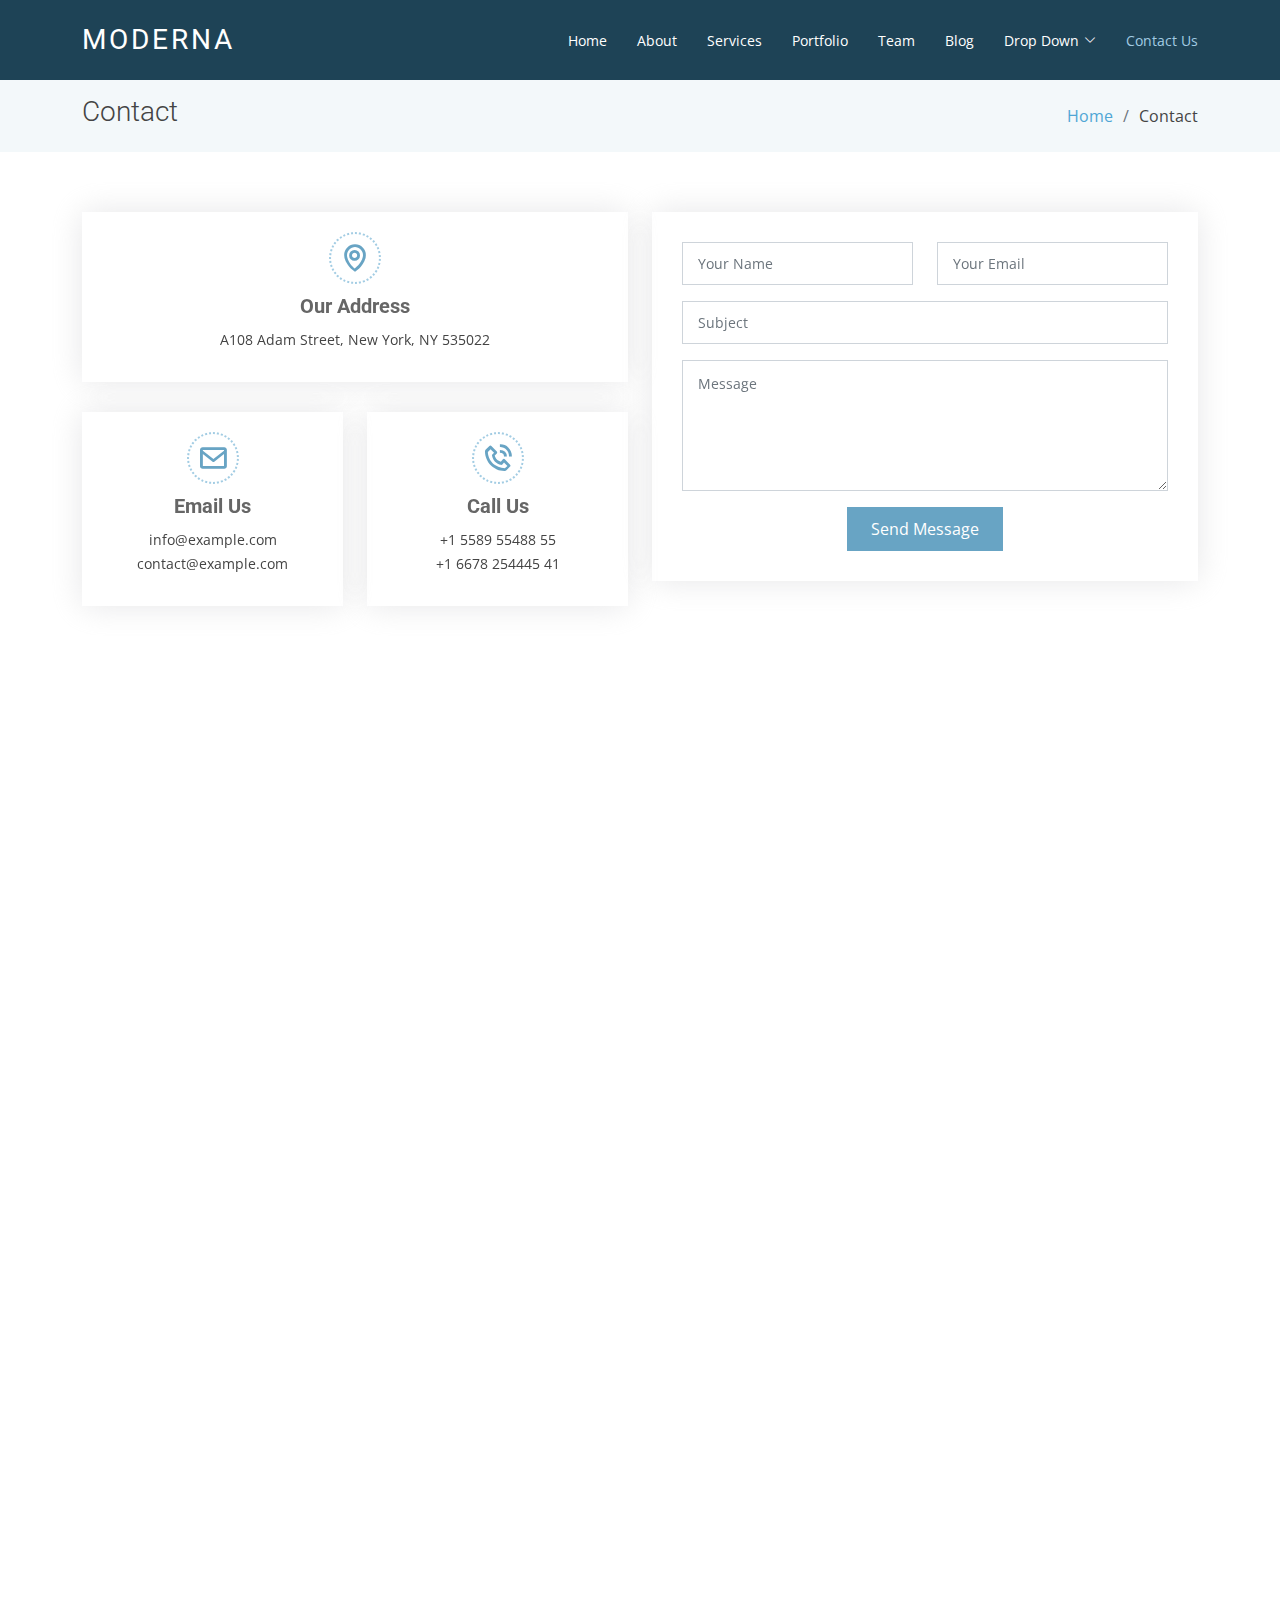
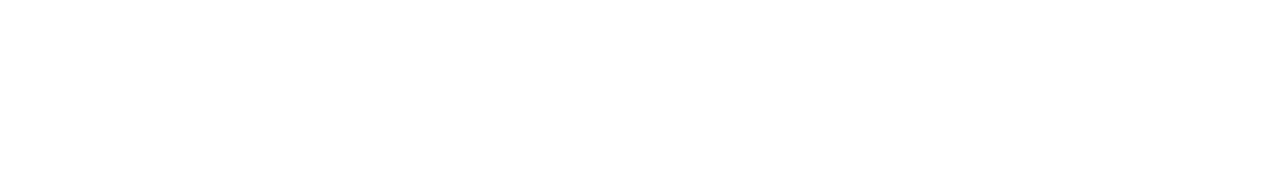
<file: contact.html>
<!DOCTYPE html>
<html lang="en">

<head>
  <meta charset="utf-8">
  <meta content="width=device-width, initial-scale=1.0" name="viewport">

  <title>Contact - Moderna Bootstrap Template</title>
  <meta content="" name="description">
  <meta content="" name="keywords">

  <!-- Favicons -->
  <link href="assets/img/favicon.png" rel="icon">
  <link href="assets/img/apple-touch-icon.png" rel="apple-touch-icon">

  <!-- Google Fonts -->
  <link href="https://fonts.googleapis.com/css?family=Open+Sans:300,300i,400,400i,600,600i,700,700i|Roboto:300,300i,400,400i,500,500i,700,700i&display=swap" rel="stylesheet">

  <!-- Vendor CSS Files -->
  <link href="assets/vendor/animate.css/animate.min.css" rel="stylesheet">
  <link href="assets/vendor/aos/aos.css" rel="stylesheet">
  <link href="assets/vendor/bootstrap/css/bootstrap.min.css" rel="stylesheet">
  <link href="assets/vendor/bootstrap-icons/bootstrap-icons.css" rel="stylesheet">
  <link href="assets/vendor/boxicons/css/boxicons.min.css" rel="stylesheet">
  <link href="assets/vendor/glightbox/css/glightbox.min.css" rel="stylesheet">
  <link href="assets/vendor/swiper/swiper-bundle.min.css" rel="stylesheet">

  <!-- Template Main CSS File -->
  <link href="assets/css/style.css" rel="stylesheet">


</head>

<body>

  <!-- ======= Header ======= -->
  <header id="header" class="fixed-top d-flex align-items-center ">
    <div class="container d-flex justify-content-between align-items-center">

      <div class="logo">
        <h1 class="text-light"><a href="index.html"><span>Moderna</span></a></h1>
        <!-- Uncomment below if you prefer to use an image logo -->
        <!-- <a href="index.html"><img src="assets/img/logo.png" alt="" class="img-fluid"></a>-->
      </div>

      <nav id="navbar" class="navbar">
        <ul>
          <li><a class="" href="index.html">Home</a></li>
          <li><a href="about.html">About</a></li>
          <li><a href="services.html">Services</a></li>
          <li><a href="portfolio.html">Portfolio</a></li>
          <li><a href="team.html">Team</a></li>
          <li><a href="blog.html">Blog</a></li>
          <li class="dropdown"><a href="#"><span>Drop Down</span> <i class="bi bi-chevron-down"></i></a>
            <ul>
              <li><a href="#">Drop Down 1</a></li>
              <li class="dropdown"><a href="#"><span>Deep Drop Down</span> <i class="bi bi-chevron-right"></i></a>
                <ul>
                  <li><a href="#">Deep Drop Down 1</a></li>
                  <li><a href="#">Deep Drop Down 2</a></li>
                  <li><a href="#">Deep Drop Down 3</a></li>
                  <li><a href="#">Deep Drop Down 4</a></li>
                  <li><a href="#">Deep Drop Down 5</a></li>
                </ul>
              </li>
              <li><a href="#">Drop Down 2</a></li>
              <li><a href="#">Drop Down 3</a></li>
              <li><a href="#">Drop Down 4</a></li>
            </ul>
          </li>
          <li><a class="active" href="contact.html">Contact Us</a></li>
        </ul>
        <i class="bi bi-list mobile-nav-toggle"></i>
      </nav><!-- .navbar -->

    </div>
  </header><!-- End Header -->

  <main id="main">

    <!-- ======= Contact Section ======= -->
    <section class="breadcrumbs">
      <div class="container">

        <div class="d-flex justify-content-between align-items-center">
          <h2>Contact</h2>
          <ol>
            <li><a href="index.html">Home</a></li>
            <li>Contact</li>
          </ol>
        </div>

      </div>
    </section><!-- End Contact Section -->

    <!-- ======= Contact Section ======= -->
    <section class="contact" data-aos="fade-up" data-aos-easing="ease-in-out" data-aos-duration="500">
      <div class="container">

        <div class="row">

          <div class="col-lg-6">

            <div class="row">
              <div class="col-md-12">
                <div class="info-box">
                  <i class="bx bx-map"></i>
                  <h3>Our Address</h3>
                  <p>A108 Adam Street, New York, NY 535022</p>
                </div>
              </div>
              <div class="col-md-6">
                <div class="info-box">
                  <i class="bx bx-envelope"></i>
                  <h3>Email Us</h3>
                  <p>info@example.com<br>contact@example.com</p>
                </div>
              </div>
              <div class="col-md-6">
                <div class="info-box">
                  <i class="bx bx-phone-call"></i>
                  <h3>Call Us</h3>
                  <p>+1 5589 55488 55<br>+1 6678 254445 41</p>
                </div>
              </div>
            </div>

          </div>

          <div class="col-lg-6">
            <form action="forms/contact.php" method="post" role="form" class="php-email-form">
              <div class="row">
                <div class="col-md-6 form-group">
                  <input type="text" name="name" class="form-control" id="name" placeholder="Your Name" required>
                </div>
                <div class="col-md-6 form-group mt-3 mt-md-0">
                  <input type="email" class="form-control" name="email" id="email" placeholder="Your Email" required>
                </div>
              </div>
              <div class="form-group mt-3">
                <input type="text" class="form-control" name="subject" id="subject" placeholder="Subject" required>
              </div>
              <div class="form-group mt-3">
                <textarea class="form-control" name="message" rows="5" placeholder="Message" required></textarea>
              </div>
              <div class="my-3">
                <div class="loading">Loading</div>
                <div class="error-message"></div>
                <div class="sent-message">Your message has been sent. Thank you!</div>
              </div>
              <div class="text-center"><button type="submit">Send Message</button></div>
            </form>
          </div>

        </div>

      </div>
    </section><!-- End Contact Section -->

    <!-- ======= Map Section ======= -->
    <section class="map mt-2">
      <div class="container-fluid p-0">
        <iframe src="https://www.google.com/maps/embed?pb=!1m18!1m12!1m3!1d3024.2219901290355!2d-74.00369368400567!3d40.71312937933185!2m3!1f0!2f0!3f0!3m2!1i1024!2i768!4f13.1!3m3!1m2!1s0x89c25a23e28c1191%3A0x49f75d3281df052a!2s150%20Park%20Row%2C%20New%20York%2C%20NY%2010007%2C%20USA!5e0!3m2!1sen!2sbg!4v1579767901424!5m2!1sen!2sbg" frameborder="0" style="border:0;" allowfullscreen=""></iframe>
      </div>
    </section><!-- End Map Section -->

  </main><!-- End #main -->

  <!-- ======= Footer ======= -->
  <footer id="footer" data-aos="fade-up" data-aos-easing="ease-in-out" data-aos-duration="500">

    <div class="footer-newsletter">
      <div class="container">
        <div class="row">
          <div class="col-lg-6">
            <h4>Our Newsletter</h4>
            <p>Tamen quem nulla quae legam multos aute sint culpa legam noster magna</p>
          </div>
          <div class="col-lg-6">
            <form action="" method="post">
              <input type="email" name="email"><input type="submit" value="Subscribe">
            </form>
          </div>
        </div>
      </div>
    </div>

    <div class="footer-top">
      <div class="container">
        <div class="row">

          <div class="col-lg-3 col-md-6 footer-links">
            <h4>Useful Links</h4>
            <ul>
              <li><i class="bx bx-chevron-right"></i> <a href="#">Home</a></li>
              <li><i class="bx bx-chevron-right"></i> <a href="#">About us</a></li>
              <li><i class="bx bx-chevron-right"></i> <a href="#">Services</a></li>
              <li><i class="bx bx-chevron-right"></i> <a href="#">Terms of service</a></li>
              <li><i class="bx bx-chevron-right"></i> <a href="#">Privacy policy</a></li>
            </ul>
          </div>

          <div class="col-lg-3 col-md-6 footer-links">
            <h4>Our Services</h4>
            <ul>
              <li><i class="bx bx-chevron-right"></i> <a href="#">Web Design</a></li>
              <li><i class="bx bx-chevron-right"></i> <a href="#">Web Development</a></li>
              <li><i class="bx bx-chevron-right"></i> <a href="#">Product Management</a></li>
              <li><i class="bx bx-chevron-right"></i> <a href="#">Marketing</a></li>
              <li><i class="bx bx-chevron-right"></i> <a href="#">Graphic Design</a></li>
            </ul>
          </div>

          <div class="col-lg-3 col-md-6 footer-contact">
            <h4>Contact Us</h4>
            <p>
              A108 Adam Street <br>
              New York, NY 535022<br>
              United States <br><br>
              <strong>Phone:</strong> +1 5589 55488 55<br>
              <strong>Email:</strong> info@example.com<br>
            </p>

          </div>

          <div class="col-lg-3 col-md-6 footer-info">
            <h3>About Moderna</h3>
            <p>Cras fermentum odio eu feugiat lide par naso tierra. Justo eget nada terra videa magna derita valies darta donna mare fermentum iaculis eu non diam phasellus.</p>
            <div class="social-links mt-3">
              <a href="#" class="twitter"><i class="bx bxl-twitter"></i></a>
              <a href="#" class="facebook"><i class="bx bxl-facebook"></i></a>
              <a href="#" class="instagram"><i class="bx bxl-instagram"></i></a>
              <a href="#" class="linkedin"><i class="bx bxl-linkedin"></i></a>
            </div>
          </div>

        </div>
      </div>
    </div>

    <div class="container">
      <div class="copyright">
        &copy; Copyright <strong><span>Moderna</span></strong>. All Rights Reserved
      </div>
      <div class="credits">
        <!-- All the links in the footer should remain intact. -->
        <!-- You can delete the links only if you purchased the pro version. -->
        <!-- Licensing information: https://bootstrapmade.com/license/ -->
        <!-- Purchase the pro version with working PHP/AJAX contact form: https://bootstrapmade.com/free-bootstrap-template-corporate-moderna/ -->
        Designed by <a href="https://bootstrapmade.com/">BootstrapMade</a>
      </div>
    </div>
  </footer><!-- End Footer -->

  <a href="#" class="back-to-top d-flex align-items-center justify-content-center"><i class="bi bi-arrow-up-short"></i></a>

  <!-- Vendor JS Files -->
  <script src="assets/vendor/purecounter/purecounter_vanilla.js"></script>
  <script src="assets/vendor/aos/aos.js"></script>
  <script src="assets/vendor/bootstrap/js/bootstrap.bundle.min.js"></script>
  <script src="assets/vendor/glightbox/js/glightbox.min.js"></script>
  <script src="assets/vendor/isotope-layout/isotope.pkgd.min.js"></script>
  <script src="assets/vendor/swiper/swiper-bundle.min.js"></script>
  <script src="assets/vendor/waypoints/noframework.waypoints.js"></script>
  <script src="assets/vendor/php-email-form/validate.js"></script>

  <!-- Template Main JS File -->
  <script src="assets/js/main.js"></script>

</body>

</html>
</file>
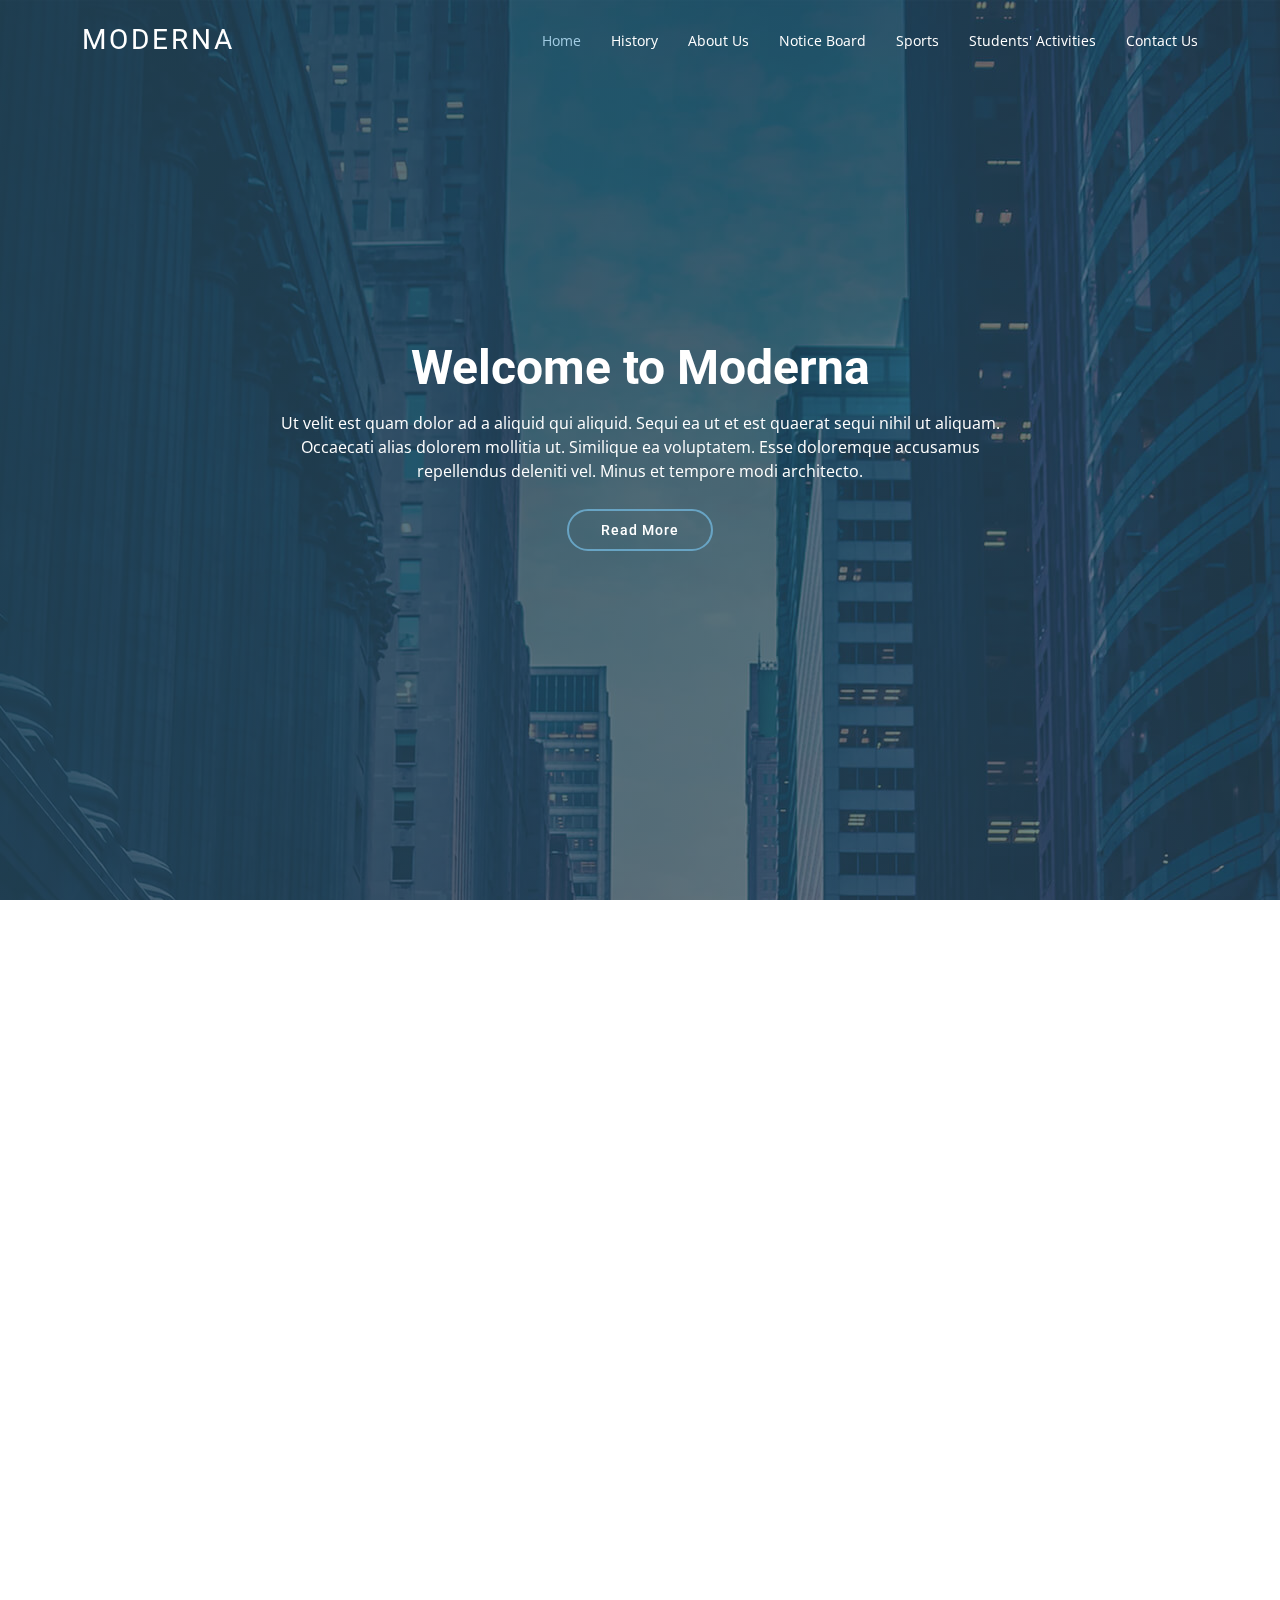
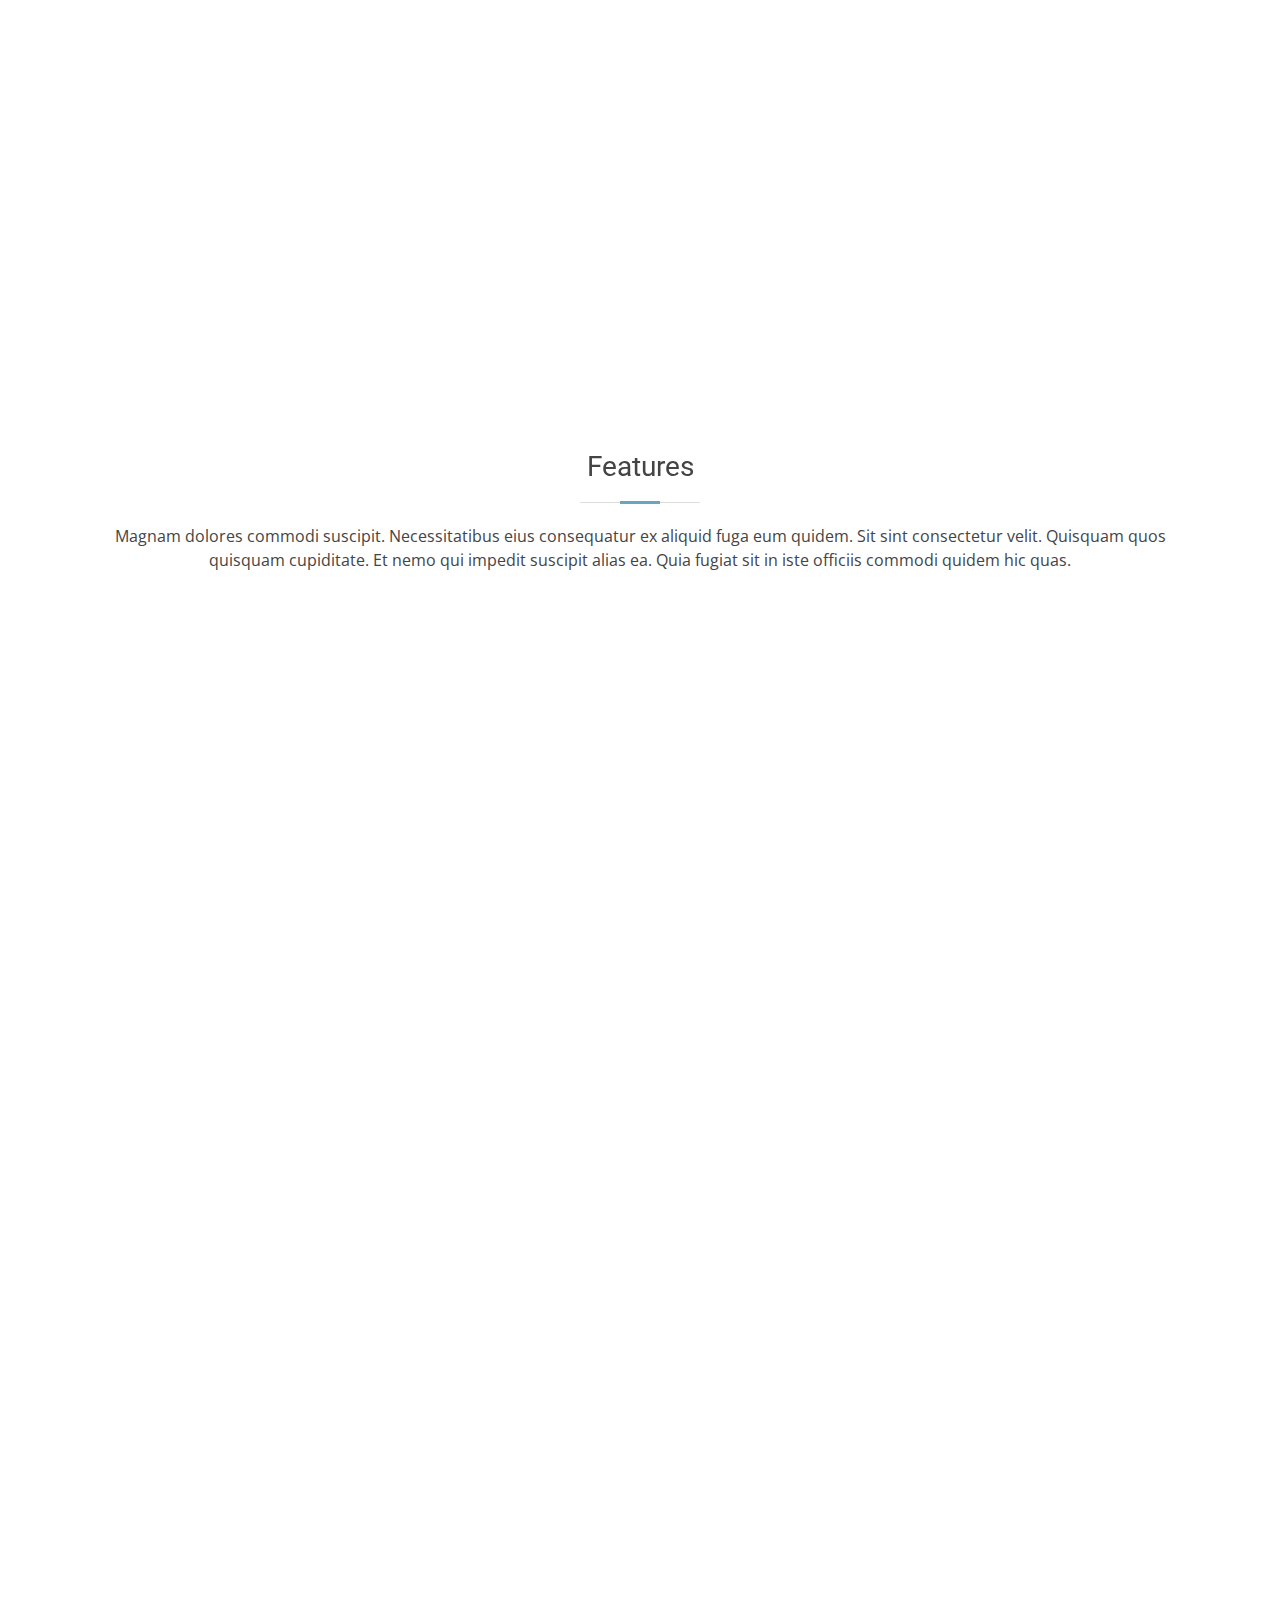
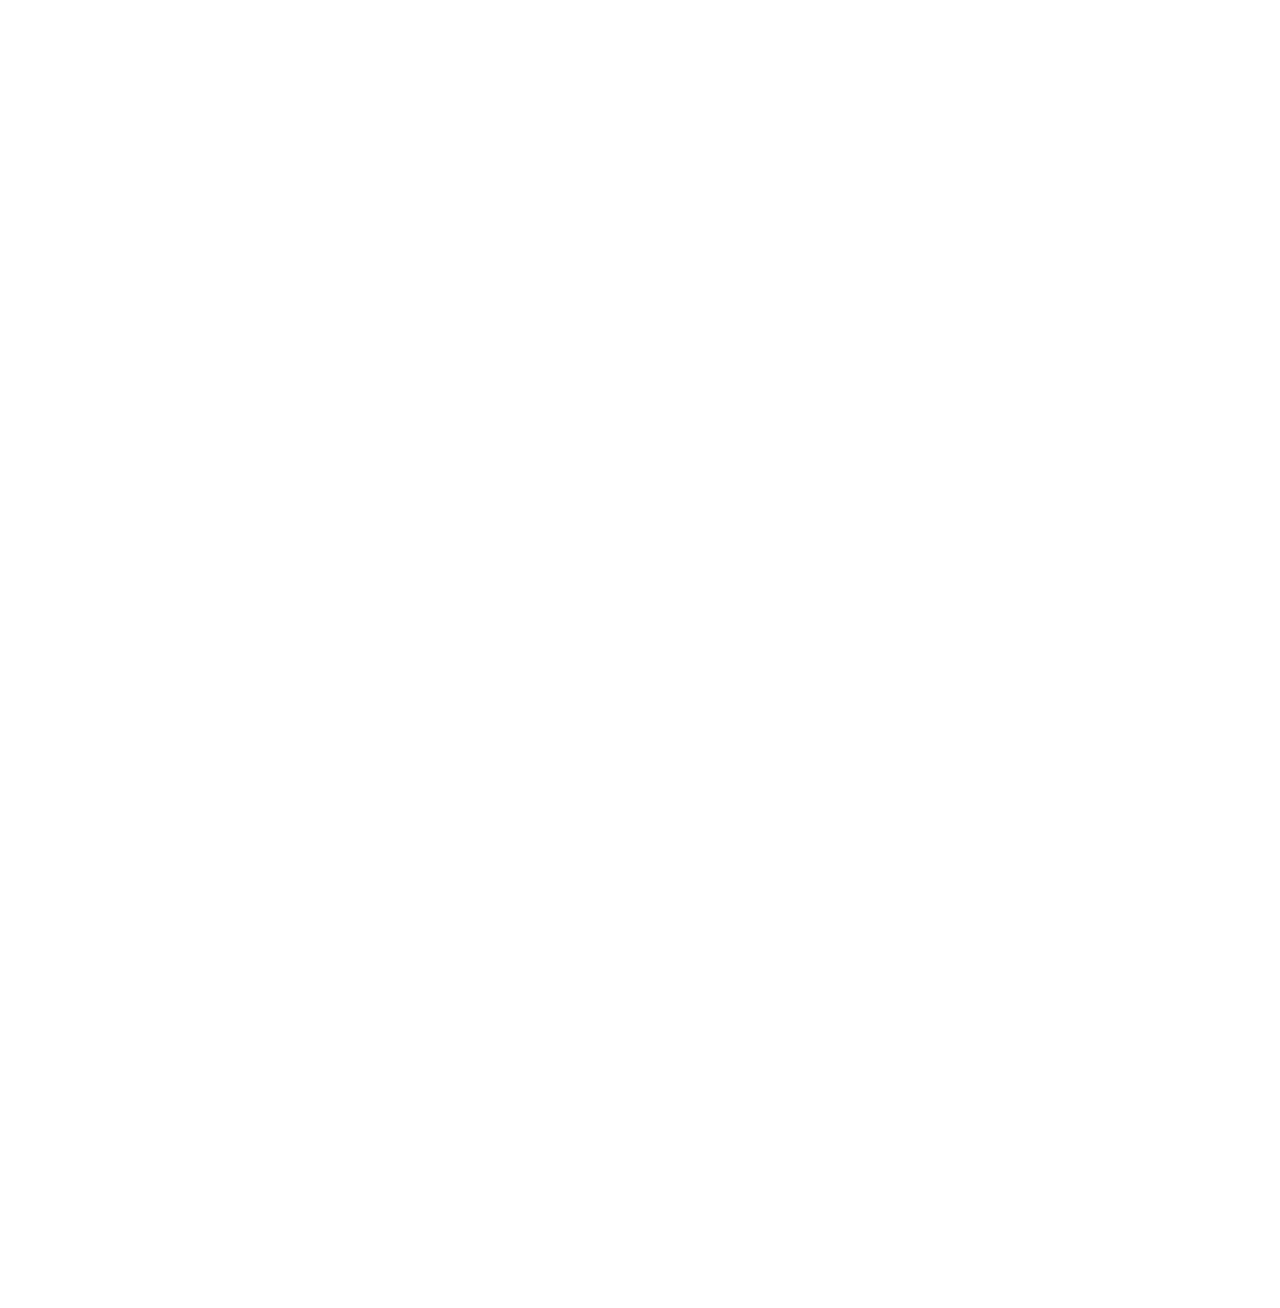
<file: index-2.html>
<!DOCTYPE html>
<html lang="en">

<head>
  <meta charset="utf-8">
  <meta content="width=device-width, initial-scale=1.0" name="viewport">

  <title>Moderna Bootstrap Template - Index 2 without slider</title>
  <meta content="" name="description">
  <meta content="" name="keywords">

  <!-- Favicons -->
  <link href="assets/img/favicon.png" rel="icon">
  <link href="assets/img/apple-touch-icon.png" rel="apple-touch-icon">

  <!-- Google Fonts -->
  <link href="https://fonts.googleapis.com/css?family=Open+Sans:300,300i,400,400i,600,600i,700,700i|Roboto:300,300i,400,400i,500,500i,700,700i&display=swap" rel="stylesheet">

  <!-- Vendor CSS Files -->
  <link href="assets/vendor/animate.css/animate.min.css" rel="stylesheet">
  <link href="assets/vendor/aos/aos.css" rel="stylesheet">
  <link href="assets/vendor/bootstrap/css/bootstrap.min.css" rel="stylesheet">
  <link href="assets/vendor/bootstrap-icons/bootstrap-icons.css" rel="stylesheet">
  <link href="assets/vendor/boxicons/css/boxicons.min.css" rel="stylesheet">
  <link href="assets/vendor/glightbox/css/glightbox.min.css" rel="stylesheet">
  <link href="assets/vendor/swiper/swiper-bundle.min.css" rel="stylesheet">

  <!-- Template Main CSS File -->
  <link href="assets/css/style.css" rel="stylesheet">


</head>

<body>

  <!-- ======= Header ======= -->
  <header id="header" class="fixed-top d-flex align-items-center header-transparent">
    <div class="container d-flex justify-content-between align-items-center">

      <div class="logo">
        <h1 class="text-light"><a href="index.html"><span>Moderna</span></a></h1>
        <!-- Uncomment below if you prefer to use an image logo -->
        <!-- <a href="index.html"><img src="assets/img/logo.png" alt="" class="img-fluid"></a>-->
      </div>

      <nav id="navbar" class="navbar">
        <ul>
          <li><a class="active " href="index.html">Home</a></li>
          <li><a href="about.html">History</a></li>
          <li><a href="services.html">About Us</a></li>
          <li><a href="portfolio.html">Notice Board</a></li>
          <li><a href="team.html">Sports</a></li>
          <li><a href="blog.html">Students' Activities</a></li>
          <!-- <li class="dropdown"><a href="#"><span>Drop Down</span> <i class="bi bi-chevron-down"></i></a>
            <ul>
              <li><a href="#">Drop Down 1</a></li>
              <li class="dropdown"><a href="#"><span>Deep Drop Down</span> <i class="bi bi-chevron-right"></i></a>
                <ul>
                  <li><a href="#">Deep Drop Down 1</a></li>
                  <li><a href="#">Deep Drop Down 2</a></li>
                  <li><a href="#">Deep Drop Down 3</a></li>
                  <li><a href="#">Deep Drop Down 4</a></li>
                  <li><a href="#">Deep Drop Down 5</a></li>
                </ul>
              </li>
              <li><a href="#">Drop Down 2</a></li>
              <li><a href="#">Drop Down 3</a></li>
              <li><a href="#">Drop Down 4</a></li>
            </ul>
          </li> -->
          <li><a href="contact.html">Contact Us</a></li>
        </ul>
        <i class="bi bi-list mobile-nav-toggle"></i>
      </nav><!-- .navbar -->

    </div>
  </header><!-- End Header -->

  <!-- ======= Hero No Slider Section ======= -->
  <section id="hero-no-slider" class="d-flex justify-cntent-center align-items-center">
    <div class="container position-relative" data-aos="fade-up" data-aos-delay="100">
      <div class="row justify-content-center">
        <div class="col-xl-8">
          <h2>Welcome to Moderna</h2>
          <p>Ut velit est quam dolor ad a aliquid qui aliquid. Sequi ea ut et est quaerat sequi nihil ut aliquam. Occaecati alias dolorem mollitia ut. Similique ea voluptatem. Esse doloremque accusamus repellendus deleniti vel. Minus et tempore modi architecto.</p>
          <a href="" class="btn-get-started ">Read More</a>
        </div>
      </div>
    </div>
  </section><!-- End Hero No Slider Sectio -->

  <main id="main">

    <!-- ======= Services Section ======= -->
    <section class="services">
      <div class="container">

        <div class="row">
          <div class="col-md-6 col-lg-3 d-flex align-items-stretch" data-aos="fade-up">
            <div class="icon-box icon-box-pink">
              <div class="icon"><i class="bx bxl-dribbble"></i></div>
              <h4 class="title"><a href="">Lorem Ipsum</a></h4>
              <p class="description">Voluptatum deleniti atque corrupti quos dolores et quas molestias excepturi sint occaecati cupiditate non provident</p>
            </div>
          </div>

          <div class="col-md-6 col-lg-3 d-flex align-items-stretch" data-aos="fade-up" data-aos-delay="100">
            <div class="icon-box icon-box-cyan">
              <div class="icon"><i class="bx bx-file"></i></div>
              <h4 class="title"><a href="">Sed ut perspiciatis</a></h4>
              <p class="description">Duis aute irure dolor in reprehenderit in voluptate velit esse cillum dolore eu fugiat nulla pariatur</p>
            </div>
          </div>

          <div class="col-md-6 col-lg-3 d-flex align-items-stretch" data-aos="fade-up" data-aos-delay="200">
            <div class="icon-box icon-box-green">
              <div class="icon"><i class="bx bx-tachometer"></i></div>
              <h4 class="title"><a href="">Magni Dolores</a></h4>
              <p class="description">Excepteur sint occaecat cupidatat non proident, sunt in culpa qui officia deserunt mollit anim id est laborum</p>
            </div>
          </div>

          <div class="col-md-6 col-lg-3 d-flex align-items-stretch" data-aos="fade-up" data-aos-delay="200">
            <div class="icon-box icon-box-blue">
              <div class="icon"><i class="bx bx-world"></i></div>
              <h4 class="title"><a href="">Nemo Enim</a></h4>
              <p class="description">At vero eos et accusamus et iusto odio dignissimos ducimus qui blanditiis praesentium voluptatum deleniti atque</p>
            </div>
          </div>

        </div>

      </div>
    </section><!-- End Services Section -->

    <!-- ======= Why Us Section ======= -->
    <section class="why-us section-bg" data-aos="fade-up" date-aos-delay="200">
      <div class="container">

        <div class="row">
          <div class="col-lg-6 video-box">
            <img src="assets/img/why-us.jpg" class="img-fluid" alt="">
            <a href="https://www.youtube.com/watch?v=jDDaplaOz7Q" class="venobox play-btn mb-4" data-vbtype="video" data-autoplay="true"></a>
          </div>

          <div class="col-lg-6 d-flex flex-column justify-content-center p-5">

            <div class="icon-box">
              <div class="icon"><i class="bx bx-fingerprint"></i></div>
              <h4 class="title"><a href="">Lorem Ipsum</a></h4>
              <p class="description">Voluptatum deleniti atque corrupti quos dolores et quas molestias excepturi sint occaecati cupiditate non provident</p>
            </div>

            <div class="icon-box">
              <div class="icon"><i class="bx bx-gift"></i></div>
              <h4 class="title"><a href="">Nemo Enim</a></h4>
              <p class="description">At vero eos et accusamus et iusto odio dignissimos ducimus qui blanditiis praesentium voluptatum deleniti atque</p>
            </div>

          </div>
        </div>

      </div>
    </section><!-- End Why Us Section -->

    <!-- ======= Features Section ======= -->
    <section class="features">
      <div class="container">

        <div class="section-title">
          <h2>Features</h2>
          <p>Magnam dolores commodi suscipit. Necessitatibus eius consequatur ex aliquid fuga eum quidem. Sit sint consectetur velit. Quisquam quos quisquam cupiditate. Et nemo qui impedit suscipit alias ea. Quia fugiat sit in iste officiis commodi quidem hic quas.</p>
        </div>

        <div class="row" data-aos="fade-up">
          <div class="col-md-5">
            <img src="assets/img/features-1.svg" class="img-fluid" alt="">
          </div>
          <div class="col-md-7 pt-4">
            <h3>Voluptatem dignissimos provident quasi corporis voluptates sit assumenda.</h3>
            <p class="fst-italic">
              Lorem ipsum dolor sit amet, consectetur adipiscing elit, sed do eiusmod tempor incididunt ut labore et dolore
              magna aliqua.
            </p>
            <ul>
              <li><i class="bi bi-check"></i> Ullamco laboris nisi ut aliquip ex ea commodo consequat.</li>
              <li><i class="bi bi-check"></i> Duis aute irure dolor in reprehenderit in voluptate velit.</li>
            </ul>
          </div>
        </div>

        <div class="row" data-aos="fade-up">
          <div class="col-md-5 order-1 order-md-2">
            <img src="assets/img/features-2.svg" class="img-fluid" alt="">
          </div>
          <div class="col-md-7 pt-5 order-2 order-md-1">
            <h3>Corporis temporibus maiores provident</h3>
            <p class="fst-italic">
              Lorem ipsum dolor sit amet, consectetur adipiscing elit, sed do eiusmod tempor incididunt ut labore et dolore
              magna aliqua.
            </p>
            <p>
              Ullamco laboris nisi ut aliquip ex ea commodo consequat. Duis aute irure dolor in reprehenderit in voluptate
              velit esse cillum dolore eu fugiat nulla pariatur. Excepteur sint occaecat cupidatat non proident, sunt in
              culpa qui officia deserunt mollit anim id est laborum
            </p>
          </div>
        </div>

        <div class="row" data-aos="fade-up">
          <div class="col-md-5">
            <img src="assets/img/features-3.svg" class="img-fluid" alt="">
          </div>
          <div class="col-md-7 pt-5">
            <h3>Sunt consequatur ad ut est nulla consectetur reiciendis animi voluptas</h3>
            <p>Cupiditate placeat cupiditate placeat est ipsam culpa. Delectus quia minima quod. Sunt saepe odit aut quia voluptatem hic voluptas dolor doloremque.</p>
            <ul>
              <li><i class="bi bi-check"></i> Ullamco laboris nisi ut aliquip ex ea commodo consequat.</li>
              <li><i class="bi bi-check"></i> Duis aute irure dolor in reprehenderit in voluptate velit.</li>
              <li><i class="bi bi-check"></i> Facilis ut et voluptatem aperiam. Autem soluta ad fugiat.</li>
            </ul>
          </div>
        </div>

        <div class="row" data-aos="fade-up">
          <div class="col-md-5 order-1 order-md-2">
            <img src="assets/img/features-4.svg" class="img-fluid" alt="">
          </div>
          <div class="col-md-7 pt-5 order-2 order-md-1">
            <h3>Quas et necessitatibus eaque impedit ipsum animi consequatur incidunt in</h3>
            <p class="fst-italic">
              Lorem ipsum dolor sit amet, consectetur adipiscing elit, sed do eiusmod tempor incididunt ut labore et dolore
              magna aliqua.
            </p>
            <p>
              Ullamco laboris nisi ut aliquip ex ea commodo consequat. Duis aute irure dolor in reprehenderit in voluptate
              velit esse cillum dolore eu fugiat nulla pariatur. Excepteur sint occaecat cupidatat non proident, sunt in
              culpa qui officia deserunt mollit anim id est laborum
            </p>
          </div>
        </div>

      </div>
    </section><!-- End Features Section -->

  </main><!-- End #main -->

  <!-- ======= Footer ======= -->
  <footer id="footer" data-aos="fade-up" data-aos-easing="ease-in-out" data-aos-duration="500">

    <div class="footer-newsletter">
      <div class="container">
        <div class="row">
          <div class="col-lg-6">
            <h4>Our Newsletter</h4>
            <p>Tamen quem nulla quae legam multos aute sint culpa legam noster magna</p>
          </div>
          <div class="col-lg-6">
            <form action="" method="post">
              <input type="email" name="email"><input type="submit" value="Subscribe">
            </form>
          </div>
        </div>
      </div>
    </div>

    <div class="footer-top">
      <div class="container">
        <div class="row">

          <div class="col-lg-3 col-md-6 footer-links">
            <h4>Useful Links</h4>
            <ul>
              <li><i class="bx bx-chevron-right"></i> <a href="#">Home</a></li>
              <li><i class="bx bx-chevron-right"></i> <a href="#">About us</a></li>
              <li><i class="bx bx-chevron-right"></i> <a href="#">Services</a></li>
              <li><i class="bx bx-chevron-right"></i> <a href="#">Terms of service</a></li>
              <li><i class="bx bx-chevron-right"></i> <a href="#">Privacy policy</a></li>
            </ul>
          </div>

          <div class="col-lg-3 col-md-6 footer-links">
            <h4>Our Services</h4>
            <ul>
              <li><i class="bx bx-chevron-right"></i> <a href="#">Web Design</a></li>
              <li><i class="bx bx-chevron-right"></i> <a href="#">Web Development</a></li>
              <li><i class="bx bx-chevron-right"></i> <a href="#">Product Management</a></li>
              <li><i class="bx bx-chevron-right"></i> <a href="#">Marketing</a></li>
              <li><i class="bx bx-chevron-right"></i> <a href="#">Graphic Design</a></li>
            </ul>
          </div>

          <div class="col-lg-3 col-md-6 footer-contact">
            <h4>Contact Us</h4>
            <p>
              A108 Adam Street <br>
              New York, NY 535022<br>
              United States <br><br>
              <strong>Phone:</strong> +1 5589 55488 55<br>
              <strong>Email:</strong> info@example.com<br>
            </p>

          </div>

          <div class="col-lg-3 col-md-6 footer-info">
            <h3>About Moderna</h3>
            <p>Cras fermentum odio eu feugiat lide par naso tierra. Justo eget nada terra videa magna derita valies darta donna mare fermentum iaculis eu non diam phasellus.</p>
            <div class="social-links mt-3">
              <a href="#" class="twitter"><i class="bx bxl-twitter"></i></a>
              <a href="#" class="facebook"><i class="bx bxl-facebook"></i></a>
              <a href="#" class="instagram"><i class="bx bxl-instagram"></i></a>
              <a href="#" class="linkedin"><i class="bx bxl-linkedin"></i></a>
            </div>
          </div>

        </div>
      </div>
    </div>

    <div class="container">
      <div class="copyright">
        &copy; Copyright <strong><span>Moderna</span></strong>. All Rights Reserved
      </div>
      <div class="credits">
        <!-- All the links in the footer should remain intact. -->
        <!-- You can delete the links only if you purchased the pro version. -->
        <!-- Licensing information: https://bootstrapmade.com/license/ -->
        <!-- Purchase the pro version with working PHP/AJAX contact form: https://bootstrapmade.com/free-bootstrap-template-corporate-moderna/ -->
        Designed by <a href="https://bootstrapmade.com/">BootstrapMade</a>
      </div>
    </div>
  </footer><!-- End Footer -->

  <a href="#" class="back-to-top d-flex align-items-center justify-content-center"><i class="bi bi-arrow-up-short"></i></a>

  <!-- Vendor JS Files -->
  <script src="assets/vendor/purecounter/purecounter_vanilla.js"></script>
  <script src="assets/vendor/aos/aos.js"></script>
  <script src="assets/vendor/bootstrap/js/bootstrap.bundle.min.js"></script>
  <script src="assets/vendor/glightbox/js/glightbox.min.js"></script>
  <script src="assets/vendor/isotope-layout/isotope.pkgd.min.js"></script>
  <script src="assets/vendor/swiper/swiper-bundle.min.js"></script>
  <script src="assets/vendor/waypoints/noframework.waypoints.js"></script>
  <script src="assets/vendor/php-email-form/validate.js"></script>

  <!-- Template Main JS File -->
  <script src="assets/js/main.js"></script>

</body>

</html>
</file>
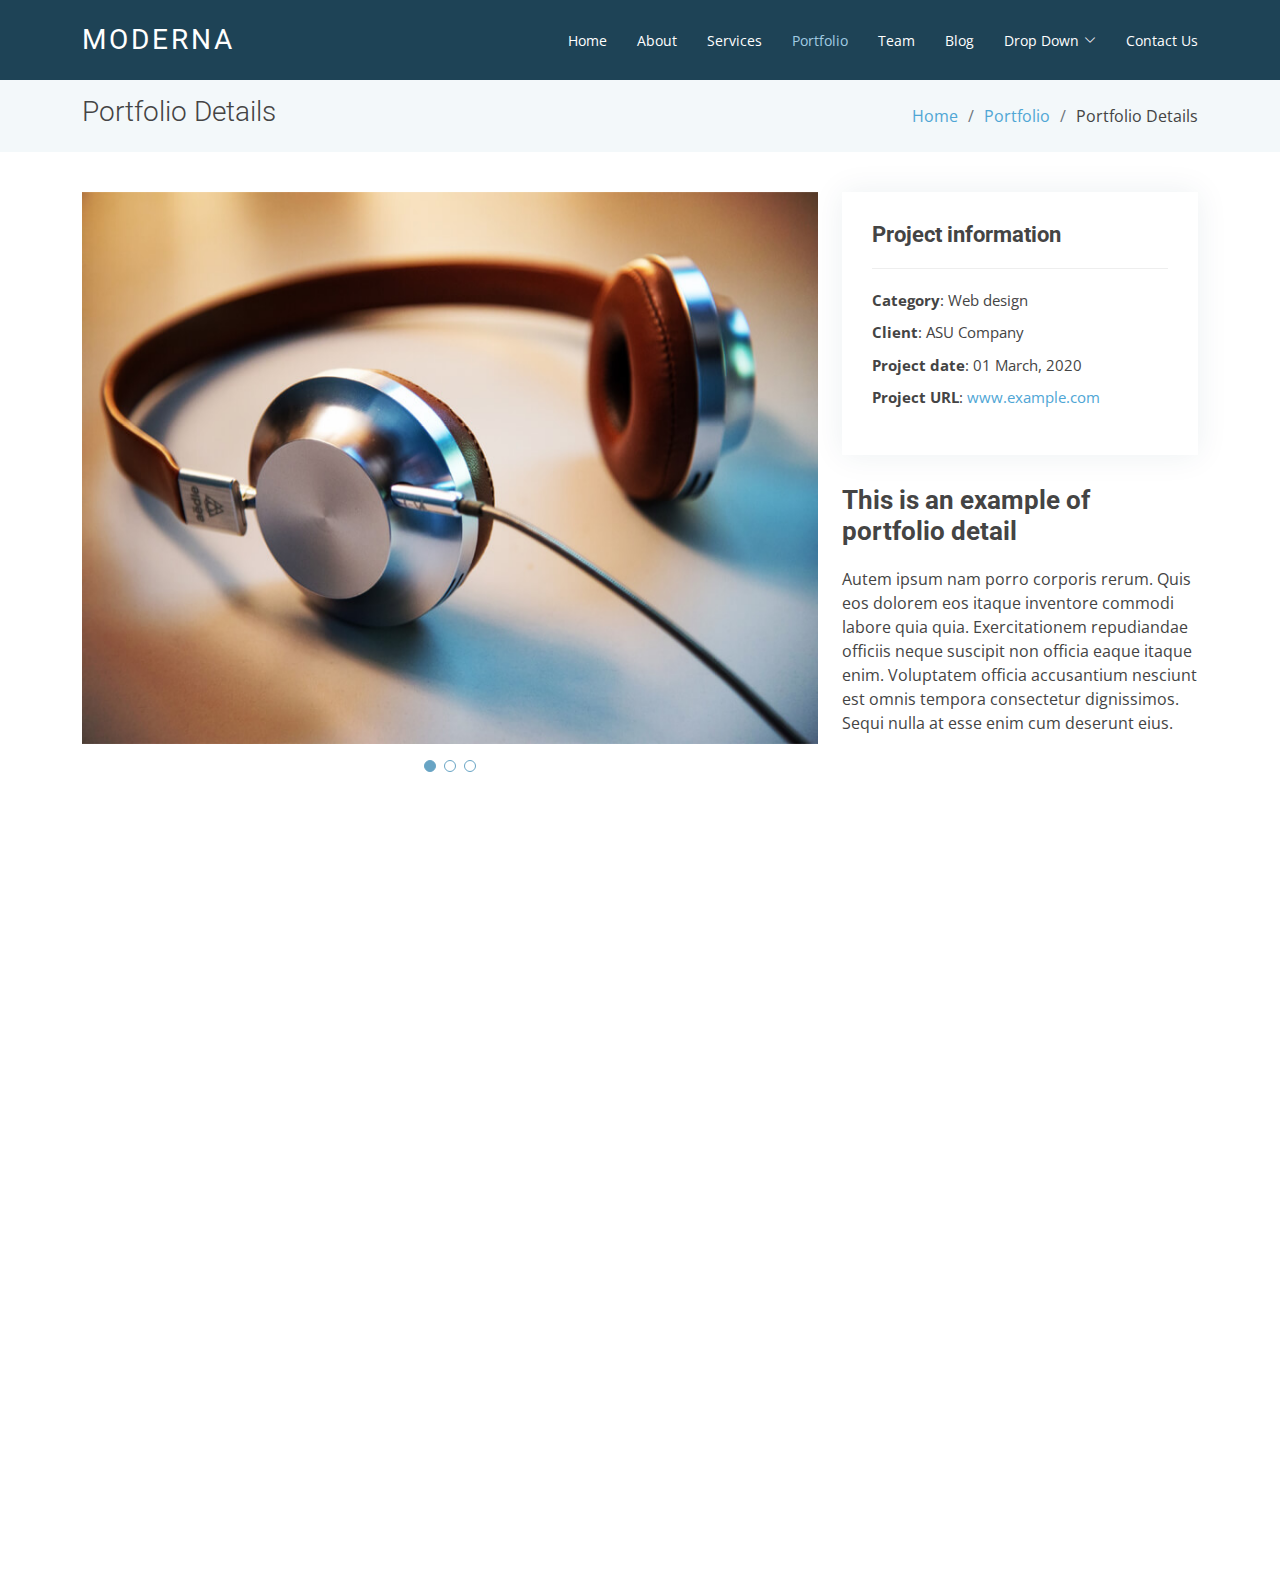
<file: portfolio-details.html>
<!DOCTYPE html>
<html lang="en">

<head>
  <meta charset="utf-8">
  <meta content="width=device-width, initial-scale=1.0" name="viewport">

  <title>Portfolio Details - Moderna Bootstrap Template</title>
  <meta content="" name="description">
  <meta content="" name="keywords">

  <!-- Favicons -->
  <link href="assets/img/favicon.png" rel="icon">
  <link href="assets/img/apple-touch-icon.png" rel="apple-touch-icon">

  <!-- Google Fonts -->
  <link href="https://fonts.googleapis.com/css?family=Open+Sans:300,300i,400,400i,600,600i,700,700i|Roboto:300,300i,400,400i,500,500i,700,700i&display=swap" rel="stylesheet">

  <!-- Vendor CSS Files -->
  <link href="assets/vendor/animate.css/animate.min.css" rel="stylesheet">
  <link href="assets/vendor/aos/aos.css" rel="stylesheet">
  <link href="assets/vendor/bootstrap/css/bootstrap.min.css" rel="stylesheet">
  <link href="assets/vendor/bootstrap-icons/bootstrap-icons.css" rel="stylesheet">
  <link href="assets/vendor/boxicons/css/boxicons.min.css" rel="stylesheet">
  <link href="assets/vendor/glightbox/css/glightbox.min.css" rel="stylesheet">
  <link href="assets/vendor/swiper/swiper-bundle.min.css" rel="stylesheet">

  <!-- Template Main CSS File -->
  <link href="assets/css/style.css" rel="stylesheet">


</head>

<body>

  <!-- ======= Header ======= -->
  <header id="header" class="fixed-top d-flex align-items-center ">
    <div class="container d-flex justify-content-between align-items-center">

      <div class="logo">
        <h1 class="text-light"><a href="index.html"><span>Moderna</span></a></h1>
        <!-- Uncomment below if you prefer to use an image logo -->
        <!-- <a href="index.html"><img src="assets/img/logo.png" alt="" class="img-fluid"></a>-->
      </div>

      <nav id="navbar" class="navbar">
        <ul>
          <li><a class="" href="index.html">Home</a></li>
          <li><a href="about.html">About</a></li>
          <li><a href="services.html">Services</a></li>
          <li><a class="active" href="portfolio.html">Portfolio</a></li>
          <li><a href="team.html">Team</a></li>
          <li><a href="blog.html">Blog</a></li>
          <li class="dropdown"><a href="#"><span>Drop Down</span> <i class="bi bi-chevron-down"></i></a>
            <ul>
              <li><a href="#">Drop Down 1</a></li>
              <li class="dropdown"><a href="#"><span>Deep Drop Down</span> <i class="bi bi-chevron-right"></i></a>
                <ul>
                  <li><a href="#">Deep Drop Down 1</a></li>
                  <li><a href="#">Deep Drop Down 2</a></li>
                  <li><a href="#">Deep Drop Down 3</a></li>
                  <li><a href="#">Deep Drop Down 4</a></li>
                  <li><a href="#">Deep Drop Down 5</a></li>
                </ul>
              </li>
              <li><a href="#">Drop Down 2</a></li>
              <li><a href="#">Drop Down 3</a></li>
              <li><a href="#">Drop Down 4</a></li>
            </ul>
          </li>
          <li><a href="contact.html">Contact Us</a></li>
        </ul>
        <i class="bi bi-list mobile-nav-toggle"></i>
      </nav><!-- .navbar -->

    </div>
  </header><!-- End Header -->

  <main id="main">

    <!-- ======= Our Portfolio Section ======= -->
    <section class="breadcrumbs">
      <div class="container">

        <div class="d-flex justify-content-between align-items-center">
          <h2>Portfolio Details</h2>
          <ol>
            <li><a href="index.html">Home</a></li>
            <li><a href="portfolio.html">Portfolio</a></li>
            <li>Portfolio Details</li>
          </ol>
        </div>

      </div>
    </section><!-- End Our Portfolio Section -->

    <!-- ======= Portfolio Details Section ======= -->
    <section id="portfolio-details" class="portfolio-details">
      <div class="container">

        <div class="row gy-4">

          <div class="col-lg-8">
            <div class="portfolio-details-slider swiper">
              <div class="swiper-wrapper align-items-center">

                <div class="swiper-slide">
                  <img src="assets/img/portfolio/portfolio-1.jpg" alt="">
                </div>

                <div class="swiper-slide">
                  <img src="assets/img/portfolio/portfolio-2.jpg" alt="">
                </div>

                <div class="swiper-slide">
                  <img src="assets/img/portfolio/portfolio-3.jpg" alt="">
                </div>

              </div>
              <div class="swiper-pagination"></div>
            </div>
          </div>

          <div class="col-lg-4">
            <div class="portfolio-info">
              <h3>Project information</h3>
              <ul>
                <li><strong>Category</strong>: Web design</li>
                <li><strong>Client</strong>: ASU Company</li>
                <li><strong>Project date</strong>: 01 March, 2020</li>
                <li><strong>Project URL</strong>: <a href="#">www.example.com</a></li>
              </ul>
            </div>
            <div class="portfolio-description">
              <h2>This is an example of portfolio detail</h2>
              <p>
                Autem ipsum nam porro corporis rerum. Quis eos dolorem eos itaque inventore commodi labore quia quia. Exercitationem repudiandae officiis neque suscipit non officia eaque itaque enim. Voluptatem officia accusantium nesciunt est omnis tempora consectetur dignissimos. Sequi nulla at esse enim cum deserunt eius.
              </p>
            </div>
          </div>

        </div>

      </div>
    </section><!-- End Portfolio Details Section -->

  </main><!-- End #main -->

  <!-- ======= Footer ======= -->
  <footer id="footer" data-aos="fade-up" data-aos-easing="ease-in-out" data-aos-duration="500">

    <div class="footer-newsletter">
      <div class="container">
        <div class="row">
          <div class="col-lg-6">
            <h4>Our Newsletter</h4>
            <p>Tamen quem nulla quae legam multos aute sint culpa legam noster magna</p>
          </div>
          <div class="col-lg-6">
            <form action="" method="post">
              <input type="email" name="email"><input type="submit" value="Subscribe">
            </form>
          </div>
        </div>
      </div>
    </div>

    <div class="footer-top">
      <div class="container">
        <div class="row">

          <div class="col-lg-3 col-md-6 footer-links">
            <h4>Useful Links</h4>
            <ul>
              <li><i class="bx bx-chevron-right"></i> <a href="#">Home</a></li>
              <li><i class="bx bx-chevron-right"></i> <a href="#">About us</a></li>
              <li><i class="bx bx-chevron-right"></i> <a href="#">Services</a></li>
              <li><i class="bx bx-chevron-right"></i> <a href="#">Terms of service</a></li>
              <li><i class="bx bx-chevron-right"></i> <a href="#">Privacy policy</a></li>
            </ul>
          </div>

          <div class="col-lg-3 col-md-6 footer-links">
            <h4>Our Services</h4>
            <ul>
              <li><i class="bx bx-chevron-right"></i> <a href="#">Web Design</a></li>
              <li><i class="bx bx-chevron-right"></i> <a href="#">Web Development</a></li>
              <li><i class="bx bx-chevron-right"></i> <a href="#">Product Management</a></li>
              <li><i class="bx bx-chevron-right"></i> <a href="#">Marketing</a></li>
              <li><i class="bx bx-chevron-right"></i> <a href="#">Graphic Design</a></li>
            </ul>
          </div>

          <div class="col-lg-3 col-md-6 footer-contact">
            <h4>Contact Us</h4>
            <p>
              A108 Adam Street <br>
              New York, NY 535022<br>
              United States <br><br>
              <strong>Phone:</strong> +1 5589 55488 55<br>
              <strong>Email:</strong> info@example.com<br>
            </p>

          </div>

          <div class="col-lg-3 col-md-6 footer-info">
            <h3>About Moderna</h3>
            <p>Cras fermentum odio eu feugiat lide par naso tierra. Justo eget nada terra videa magna derita valies darta donna mare fermentum iaculis eu non diam phasellus.</p>
            <div class="social-links mt-3">
              <a href="#" class="twitter"><i class="bx bxl-twitter"></i></a>
              <a href="#" class="facebook"><i class="bx bxl-facebook"></i></a>
              <a href="#" class="instagram"><i class="bx bxl-instagram"></i></a>
              <a href="#" class="linkedin"><i class="bx bxl-linkedin"></i></a>
            </div>
          </div>

        </div>
      </div>
    </div>

    <div class="container">
      <div class="copyright">
        &copy; Copyright <strong><span>Moderna</span></strong>. All Rights Reserved
      </div>
      <div class="credits">
        <!-- All the links in the footer should remain intact. -->
        <!-- You can delete the links only if you purchased the pro version. -->
        <!-- Licensing information: https://bootstrapmade.com/license/ -->
        <!-- Purchase the pro version with working PHP/AJAX contact form: https://bootstrapmade.com/free-bootstrap-template-corporate-moderna/ -->
        Designed by <a href="https://bootstrapmade.com/">BootstrapMade</a>
      </div>
    </div>
  </footer><!-- End Footer -->

  <a href="#" class="back-to-top d-flex align-items-center justify-content-center"><i class="bi bi-arrow-up-short"></i></a>

  <!-- Vendor JS Files -->
  <script src="assets/vendor/purecounter/purecounter_vanilla.js"></script>
  <script src="assets/vendor/aos/aos.js"></script>
  <script src="assets/vendor/bootstrap/js/bootstrap.bundle.min.js"></script>
  <script src="assets/vendor/glightbox/js/glightbox.min.js"></script>
  <script src="assets/vendor/isotope-layout/isotope.pkgd.min.js"></script>
  <script src="assets/vendor/swiper/swiper-bundle.min.js"></script>
  <script src="assets/vendor/waypoints/noframework.waypoints.js"></script>
  <script src="assets/vendor/php-email-form/validate.js"></script>

  <!-- Template Main JS File -->
  <script src="assets/js/main.js"></script>

</body>

</html>
</file>
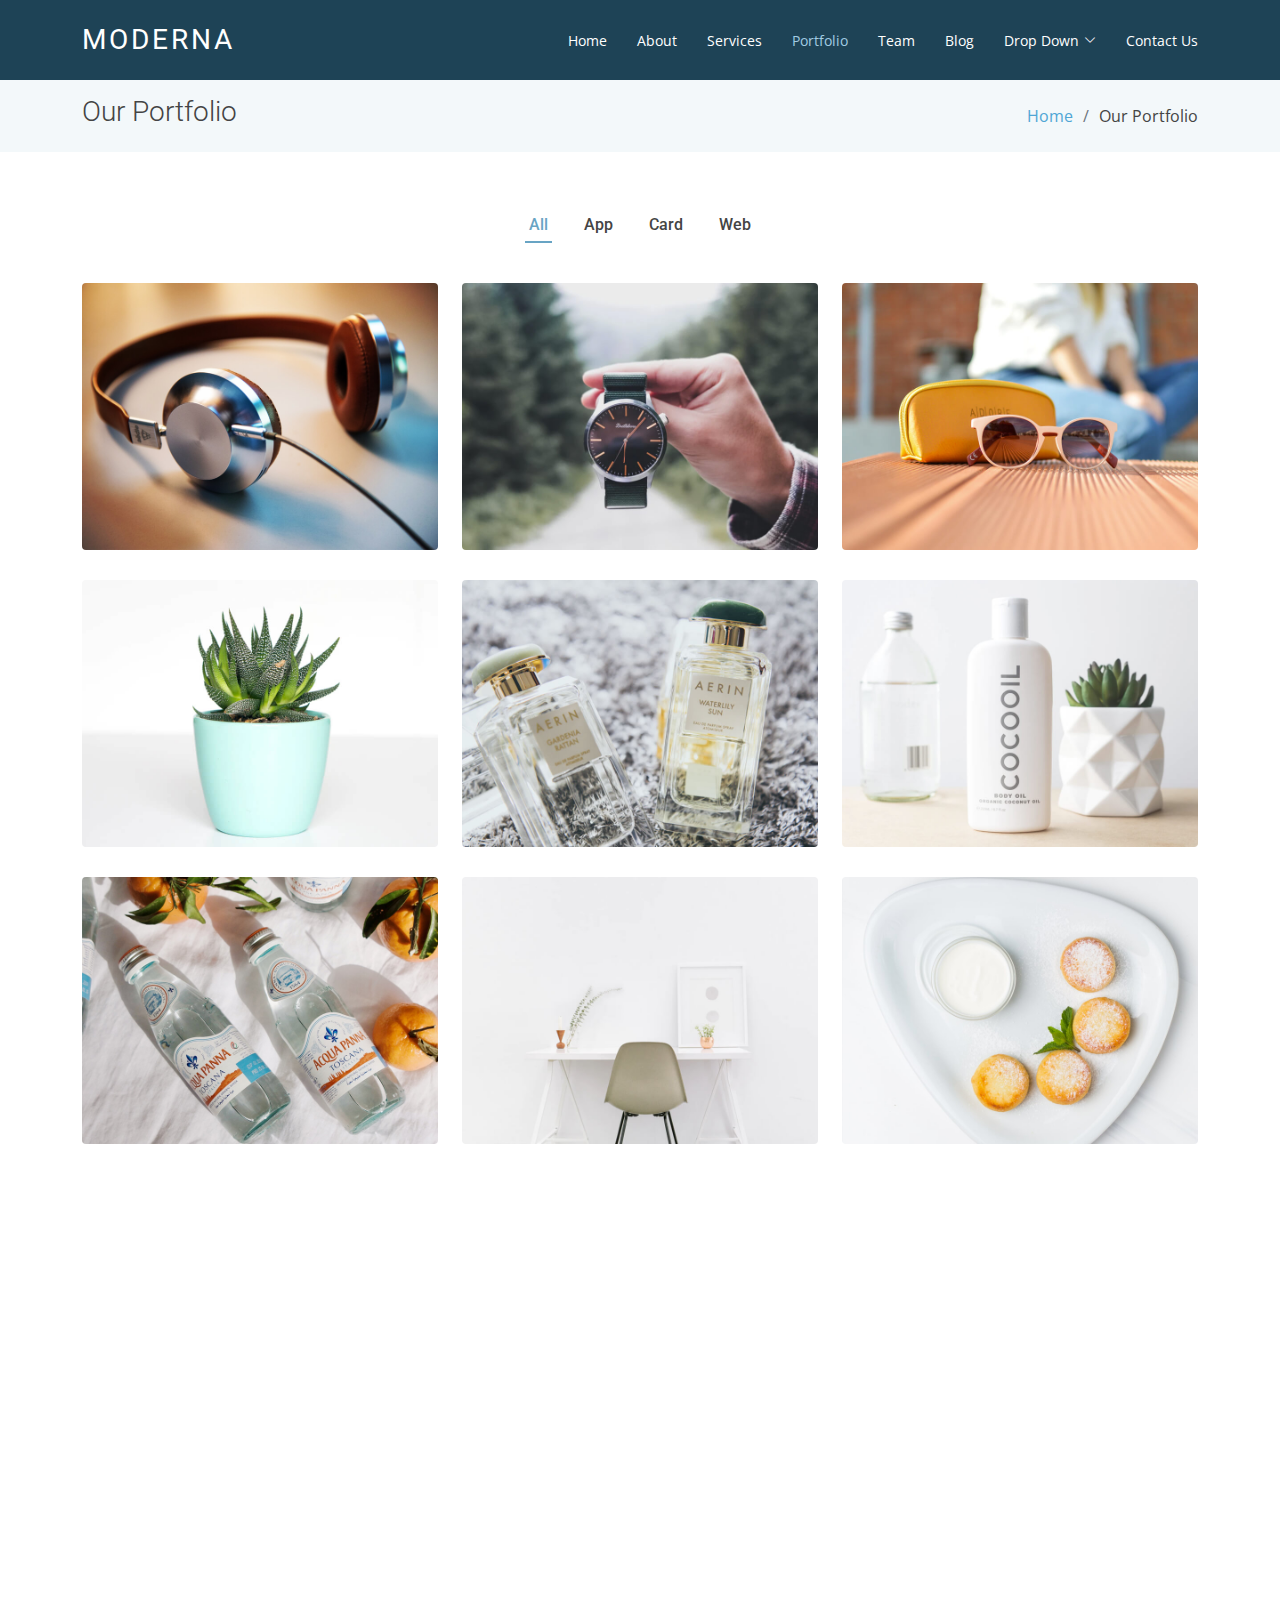
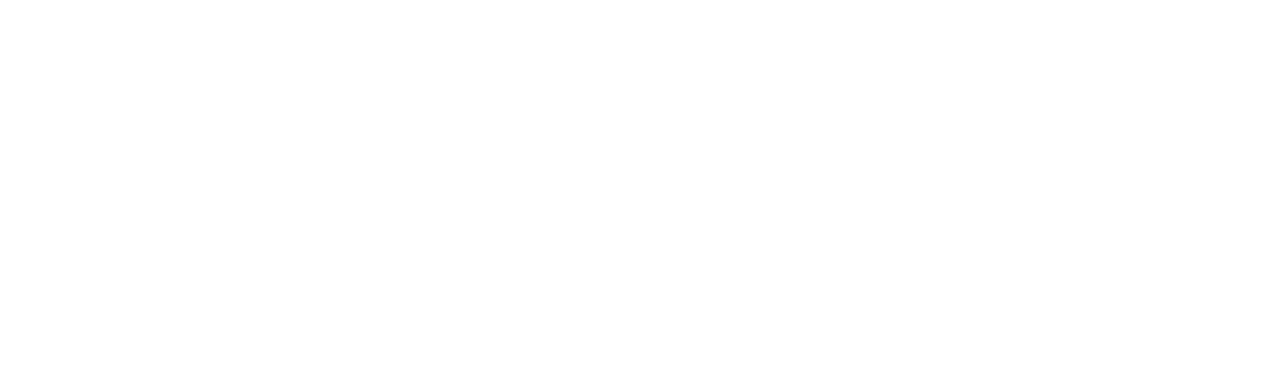
<file: portfolio.html>
<!DOCTYPE html>
<html lang="en">

<head>
  <meta charset="utf-8">
  <meta content="width=device-width, initial-scale=1.0" name="viewport">

  <title>Portfolio - Moderna Bootstrap Template</title>
  <meta content="" name="description">
  <meta content="" name="keywords">

  <!-- Favicons -->
  <link href="assets/img/favicon.png" rel="icon">
  <link href="assets/img/apple-touch-icon.png" rel="apple-touch-icon">

  <!-- Google Fonts -->
  <link href="https://fonts.googleapis.com/css?family=Open+Sans:300,300i,400,400i,600,600i,700,700i|Roboto:300,300i,400,400i,500,500i,700,700i&display=swap" rel="stylesheet">

  <!-- Vendor CSS Files -->
  <link href="assets/vendor/animate.css/animate.min.css" rel="stylesheet">
  <link href="assets/vendor/aos/aos.css" rel="stylesheet">
  <link href="assets/vendor/bootstrap/css/bootstrap.min.css" rel="stylesheet">
  <link href="assets/vendor/bootstrap-icons/bootstrap-icons.css" rel="stylesheet">
  <link href="assets/vendor/boxicons/css/boxicons.min.css" rel="stylesheet">
  <link href="assets/vendor/glightbox/css/glightbox.min.css" rel="stylesheet">
  <link href="assets/vendor/swiper/swiper-bundle.min.css" rel="stylesheet">

  <!-- Template Main CSS File -->
  <link href="assets/css/style.css" rel="stylesheet">

</head>

<body>

  <!-- ======= Header ======= -->
  <header id="header" class="fixed-top d-flex align-items-center ">
    <div class="container d-flex justify-content-between align-items-center">

      <div class="logo">
        <h1 class="text-light"><a href="index.html"><span>Moderna</span></a></h1>
        <!-- Uncomment below if you prefer to use an image logo -->
        <!-- <a href="index.html"><img src="assets/img/logo.png" alt="" class="img-fluid"></a>-->
      </div>

      <nav id="navbar" class="navbar">
        <ul>
          <li><a class="" href="index.html">Home</a></li>
          <li><a href="about.html">About</a></li>
          <li><a href="services.html">Services</a></li>
          <li><a class="active" href="portfolio.html">Portfolio</a></li>
          <li><a href="team.html">Team</a></li>
          <li><a href="blog.html">Blog</a></li>
          <li class="dropdown"><a href="#"><span>Drop Down</span> <i class="bi bi-chevron-down"></i></a>
            <ul>
              <li><a href="#">Drop Down 1</a></li>
              <li class="dropdown"><a href="#"><span>Deep Drop Down</span> <i class="bi bi-chevron-right"></i></a>
                <ul>
                  <li><a href="#">Deep Drop Down 1</a></li>
                  <li><a href="#">Deep Drop Down 2</a></li>
                  <li><a href="#">Deep Drop Down 3</a></li>
                  <li><a href="#">Deep Drop Down 4</a></li>
                  <li><a href="#">Deep Drop Down 5</a></li>
                </ul>
              </li>
              <li><a href="#">Drop Down 2</a></li>
              <li><a href="#">Drop Down 3</a></li>
              <li><a href="#">Drop Down 4</a></li>
            </ul>
          </li>
          <li><a href="contact.html">Contact Us</a></li>
        </ul>
        <i class="bi bi-list mobile-nav-toggle"></i>
      </nav><!-- .navbar -->

    </div>
  </header><!-- End Header -->

  <main id="main">

    <!-- ======= Our Portfolio Section ======= -->
    <section class="breadcrumbs">
      <div class="container">

        <div class="d-flex justify-content-between align-items-center">
          <h2>Our Portfolio</h2>
          <ol>
            <li><a href="index.html">Home</a></li>
            <li>Our Portfolio</li>
          </ol>
        </div>

      </div>
    </section><!-- End Our Portfolio Section -->

    <!-- ======= Portfolio Section ======= -->
    <section class="portfolio">
      <div class="container">

        <div class="row">
          <div class="col-lg-12">
            <ul id="portfolio-flters">
              <li data-filter="*" class="filter-active">All</li>
              <li data-filter=".filter-app">App</li>
              <li data-filter=".filter-card">Card</li>
              <li data-filter=".filter-web">Web</li>
            </ul>
          </div>
        </div>

        <div class="row portfolio-container" data-aos="fade-up" data-aos-easing="ease-in-out" data-aos-duration="500">

          <div class="col-lg-4 col-md-6 portfolio-wrap filter-app">
            <div class="portfolio-item">
              <img src="assets/img/portfolio/portfolio-1.jpg" class="img-fluid" alt="">
              <div class="portfolio-info">
                <h3>App 1</h3>
                <div>
                  <a href="assets/img/portfolio/portfolio-1.jpg" data-gallery="portfolioGallery" class="portfolio-lightbox" title="App 1"><i class="bx bx-plus"></i></a>
                  <a href="portfolio-details.html" title="Portfolio Details"><i class="bx bx-link"></i></a>
                </div>
              </div>
            </div>
          </div>

          <div class="col-lg-4 col-md-6 portfolio-wrap filter-web">
            <div class="portfolio-item">
              <img src="assets/img/portfolio/portfolio-2.jpg" class="img-fluid" alt="">
              <div class="portfolio-info">
                <h3>Web 3</h3>
                <div>
                  <a href="assets/img/portfolio/portfolio-2.jpg" data-gallery="portfolioGallery" class="portfolio-lightbox" title="Web 3"><i class="bx bx-plus"></i></a>
                  <a href="portfolio-details.html" title="Portfolio Details"><i class="bx bx-link"></i></a>
                </div>
              </div>
            </div>
          </div>

          <div class="col-lg-4 col-md-6 portfolio-wrap filter-app">
            <div class="portfolio-item">
              <img src="assets/img/portfolio/portfolio-3.jpg" class="img-fluid" alt="">
              <div class="portfolio-info">
                <h3>App 2</h3>
                <div>
                  <a href="assets/img/portfolio/portfolio-3.jpg" data-gallery="portfolioGallery" class="portfolio-lightbox" title="App 2"><i class="bx bx-plus"></i></a>
                  <a href="portfolio-details.html" title="Portfolio Details"><i class="bx bx-link"></i></a>
                </div>
              </div>
            </div>
          </div>

          <div class="col-lg-4 col-md-6 portfolio-wrap filter-card">
            <div class="portfolio-item">
              <img src="assets/img/portfolio/portfolio-4.jpg" class="img-fluid" alt="">
              <div class="portfolio-info">
                <h3>Card 2</h3>
                <div>
                  <a href="assets/img/portfolio/portfolio-4.jpg" data-gallery="portfolioGallery" class="portfolio-lightbox" title="Card 2"><i class="bx bx-plus"></i></a>
                  <a href="portfolio-details.html" title="Portfolio Details"><i class="bx bx-link"></i></a>
                </div>
              </div>
            </div>
          </div>

          <div class="col-lg-4 col-md-6 portfolio-wrap filter-web">
            <div class="portfolio-item">
              <img src="assets/img/portfolio/portfolio-5.jpg" class="img-fluid" alt="">
              <div class="portfolio-info">
                <h3>Web 2</h3>
                <div>
                  <a href="assets/img/portfolio/portfolio-5.jpg" data-gallery="portfolioGallery" class="portfolio-lightbox" title="Web 2"><i class="bx bx-plus"></i></a>
                  <a href="portfolio-details.html" title="Portfolio Details"><i class="bx bx-link"></i></a>
                </div>
              </div>
            </div>
          </div>

          <div class="col-lg-4 col-md-6 portfolio-wrap filter-app">
            <div class="portfolio-item">
              <img src="assets/img/portfolio/portfolio-6.jpg" class="img-fluid" alt="">
              <div class="portfolio-info">
                <h3>App 3</h3>
                <div>
                  <a href="assets/img/portfolio/portfolio-6.jpg" data-gallery="portfolioGallery" class="portfolio-lightbox" title="App 3"><i class="bx bx-plus"></i></a>
                  <a href="portfolio-details.html" title="Portfolio Details"><i class="bx bx-link"></i></a>
                </div>
              </div>
            </div>
          </div>

          <div class="col-lg-4 col-md-6 portfolio-wrap filter-card">
            <div class="portfolio-item">
              <img src="assets/img/portfolio/portfolio-7.jpg" class="img-fluid" alt="">
              <div class="portfolio-info">
                <h3>Card 1</h3>
                <div>
                  <a href="assets/img/portfolio/portfolio-7.jpg" data-gallery="portfolioGallery" class="portfolio-lightbox" title="Card 1"><i class="bx bx-plus"></i></a>
                  <a href="portfolio-details.html" title="Portfolio Details"><i class="bx bx-link"></i></a>
                </div>
              </div>
            </div>
          </div>

          <div class="col-lg-4 col-md-6 portfolio-wrap filter-card">
            <div class="portfolio-item">
              <img src="assets/img/portfolio/portfolio-8.jpg" class="img-fluid" alt="">
              <div class="portfolio-info">
                <h3>Card 3</h3>
                <div>
                  <a href="assets/img/portfolio/portfolio-8.jpg" data-gallery="portfolioGallery" class="portfolio-lightbox" title="Card 3"><i class="bx bx-plus"></i></a>
                  <a href="portfolio-details.html" title="Portfolio Details"><i class="bx bx-link"></i></a>
                </div>
              </div>
            </div>
          </div>

          <div class="col-lg-4 col-md-6 portfolio-wrap filter-web">
            <div class="portfolio-item">
              <img src="assets/img/portfolio/portfolio-9.jpg" class="img-fluid" alt="">
              <div class="portfolio-info">
                <h3>Web 1</h3>
                <div>
                  <a href="assets/img/portfolio/portfolio-9.jpg" data-gallery="portfolioGallery" class="portfolio-lightbox" title="Web 1"><i class="bx bx-plus"></i></a>
                  <a href="portfolio-details.html" title="Portfolio Details"><i class="bx bx-link"></i></a>
                </div>
              </div>
            </div>
          </div>

        </div>

      </div>
    </section><!-- End Portfolio Section -->

  </main><!-- End #main -->

  <!-- ======= Footer ======= -->
  <footer id="footer" data-aos="fade-up" data-aos-easing="ease-in-out" data-aos-duration="500">

    <div class="footer-newsletter">
      <div class="container">
        <div class="row">
          <div class="col-lg-6">
            <h4>Our Newsletter</h4>
            <p>Tamen quem nulla quae legam multos aute sint culpa legam noster magna</p>
          </div>
          <div class="col-lg-6">
            <form action="" method="post">
              <input type="email" name="email"><input type="submit" value="Subscribe">
            </form>
          </div>
        </div>
      </div>
    </div>

    <div class="footer-top">
      <div class="container">
        <div class="row">

          <div class="col-lg-3 col-md-6 footer-links">
            <h4>Useful Links</h4>
            <ul>
              <li><i class="bx bx-chevron-right"></i> <a href="#">Home</a></li>
              <li><i class="bx bx-chevron-right"></i> <a href="#">About us</a></li>
              <li><i class="bx bx-chevron-right"></i> <a href="#">Services</a></li>
              <li><i class="bx bx-chevron-right"></i> <a href="#">Terms of service</a></li>
              <li><i class="bx bx-chevron-right"></i> <a href="#">Privacy policy</a></li>
            </ul>
          </div>

          <div class="col-lg-3 col-md-6 footer-links">
            <h4>Our Services</h4>
            <ul>
              <li><i class="bx bx-chevron-right"></i> <a href="#">Web Design</a></li>
              <li><i class="bx bx-chevron-right"></i> <a href="#">Web Development</a></li>
              <li><i class="bx bx-chevron-right"></i> <a href="#">Product Management</a></li>
              <li><i class="bx bx-chevron-right"></i> <a href="#">Marketing</a></li>
              <li><i class="bx bx-chevron-right"></i> <a href="#">Graphic Design</a></li>
            </ul>
          </div>

          <div class="col-lg-3 col-md-6 footer-contact">
            <h4>Contact Us</h4>
            <p>
              A108 Adam Street <br>
              New York, NY 535022<br>
              United States <br><br>
              <strong>Phone:</strong> +1 5589 55488 55<br>
              <strong>Email:</strong> info@example.com<br>
            </p>

          </div>

          <div class="col-lg-3 col-md-6 footer-info">
            <h3>About Moderna</h3>
            <p>Cras fermentum odio eu feugiat lide par naso tierra. Justo eget nada terra videa magna derita valies darta donna mare fermentum iaculis eu non diam phasellus.</p>
            <div class="social-links mt-3">
              <a href="#" class="twitter"><i class="bx bxl-twitter"></i></a>
              <a href="#" class="facebook"><i class="bx bxl-facebook"></i></a>
              <a href="#" class="instagram"><i class="bx bxl-instagram"></i></a>
              <a href="#" class="linkedin"><i class="bx bxl-linkedin"></i></a>
            </div>
          </div>

        </div>
      </div>
    </div>

    <div class="container">
      <div class="copyright">
        &copy; Copyright <strong><span>Moderna</span></strong>. All Rights Reserved
      </div>
      <div class="credits">
        <!-- All the links in the footer should remain intact. -->
        <!-- You can delete the links only if you purchased the pro version. -->
        <!-- Licensing information: https://bootstrapmade.com/license/ -->
        <!-- Purchase the pro version with working PHP/AJAX contact form: https://bootstrapmade.com/free-bootstrap-template-corporate-moderna/ -->
        Designed by <a href="https://bootstrapmade.com/">BootstrapMade</a>
      </div>
    </div>
  </footer><!-- End Footer -->

  <a href="#" class="back-to-top d-flex align-items-center justify-content-center"><i class="bi bi-arrow-up-short"></i></a>

  <!-- Vendor JS Files -->
  <script src="assets/vendor/purecounter/purecounter_vanilla.js"></script>
  <script src="assets/vendor/aos/aos.js"></script>
  <script src="assets/vendor/bootstrap/js/bootstrap.bundle.min.js"></script>
  <script src="assets/vendor/glightbox/js/glightbox.min.js"></script>
  <script src="assets/vendor/isotope-layout/isotope.pkgd.min.js"></script>
  <script src="assets/vendor/swiper/swiper-bundle.min.js"></script>
  <script src="assets/vendor/waypoints/noframework.waypoints.js"></script>
  <script src="assets/vendor/php-email-form/validate.js"></script>

  <!-- Template Main JS File -->
  <script src="assets/js/main.js"></script>

</body>

</html>
</file>
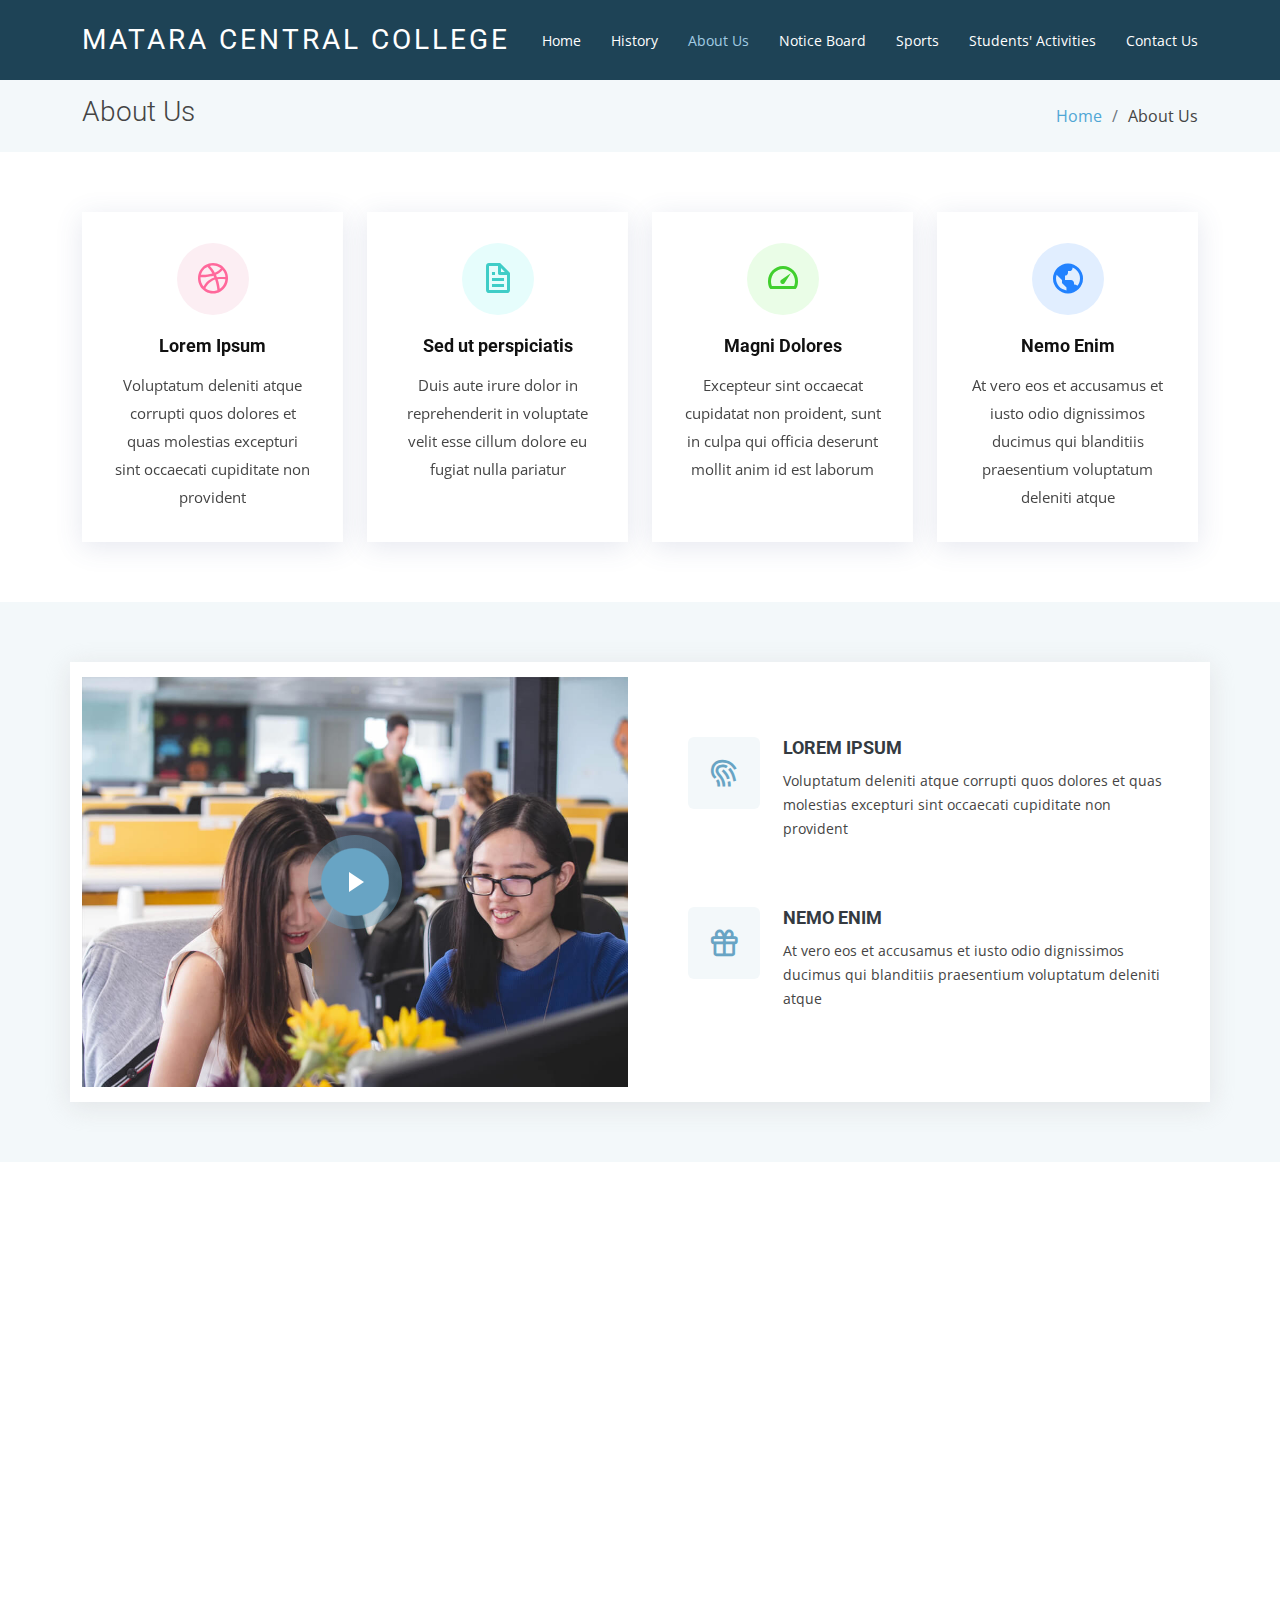
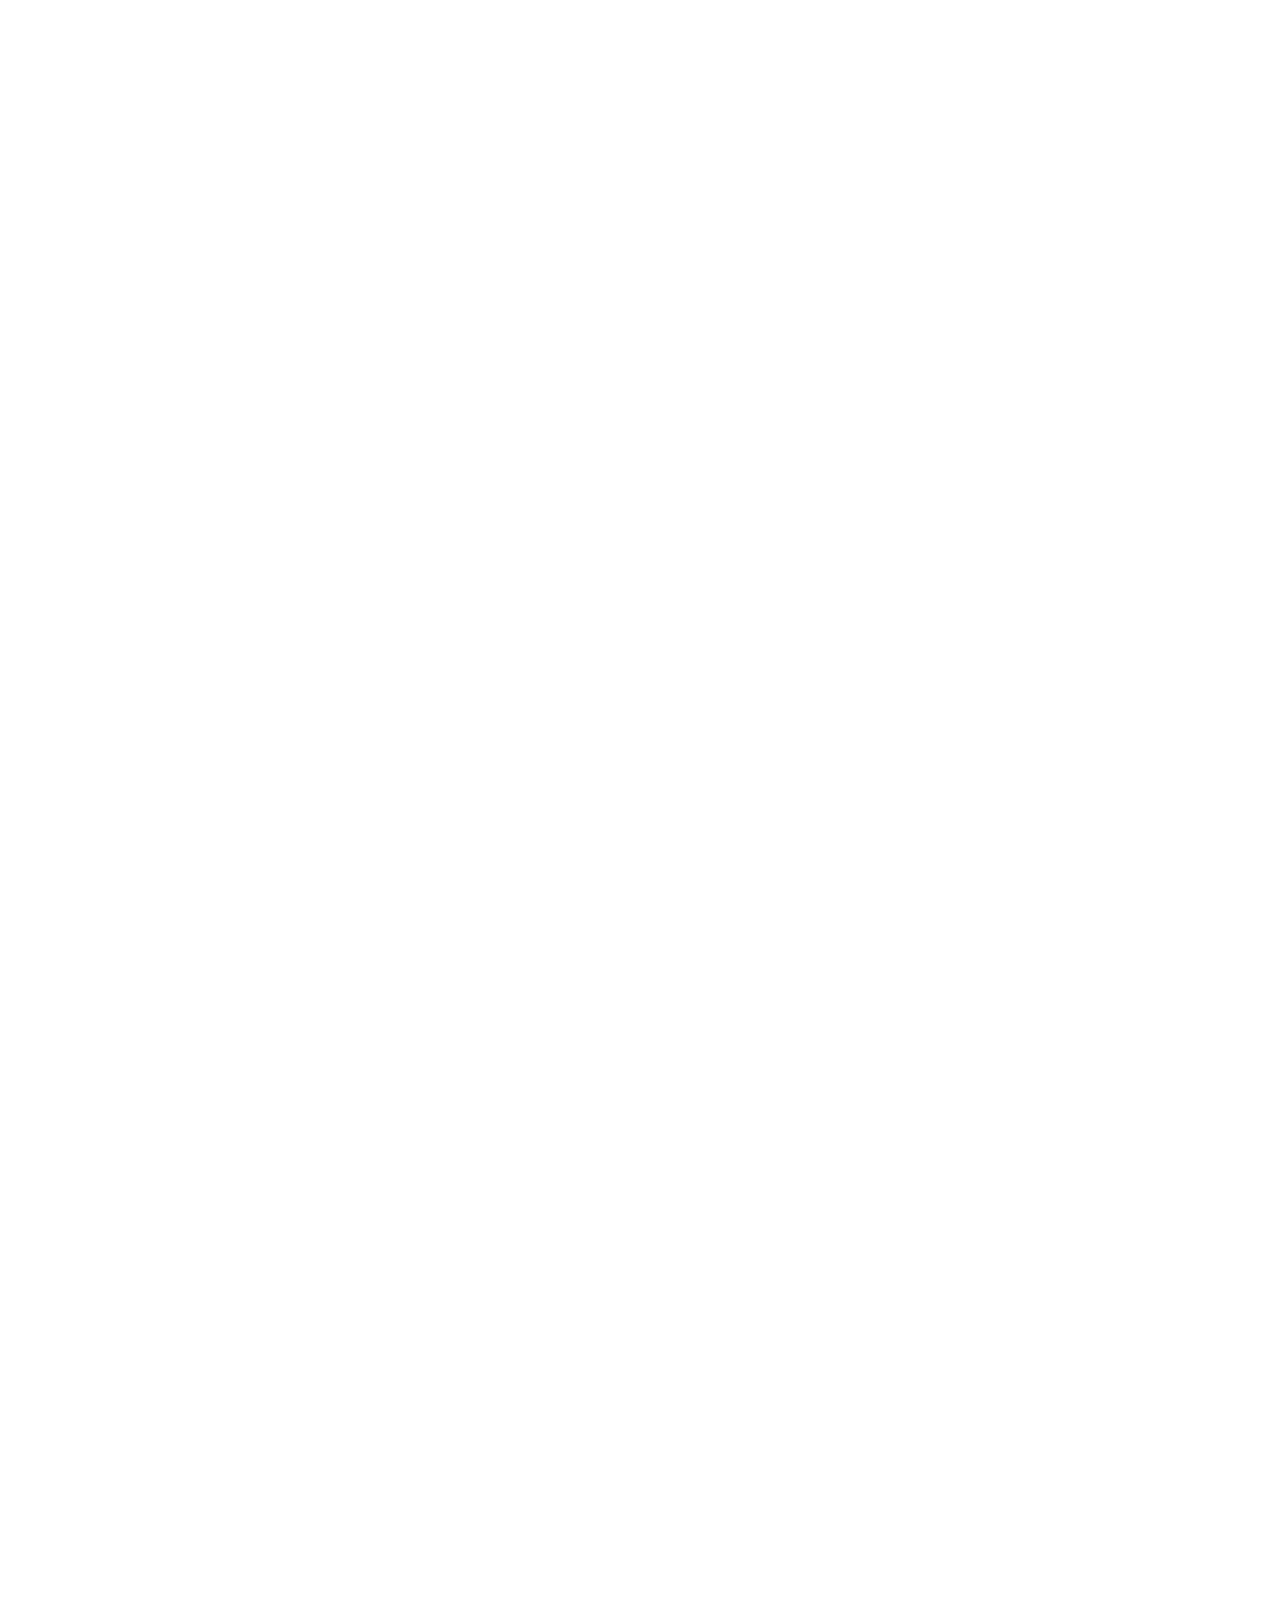
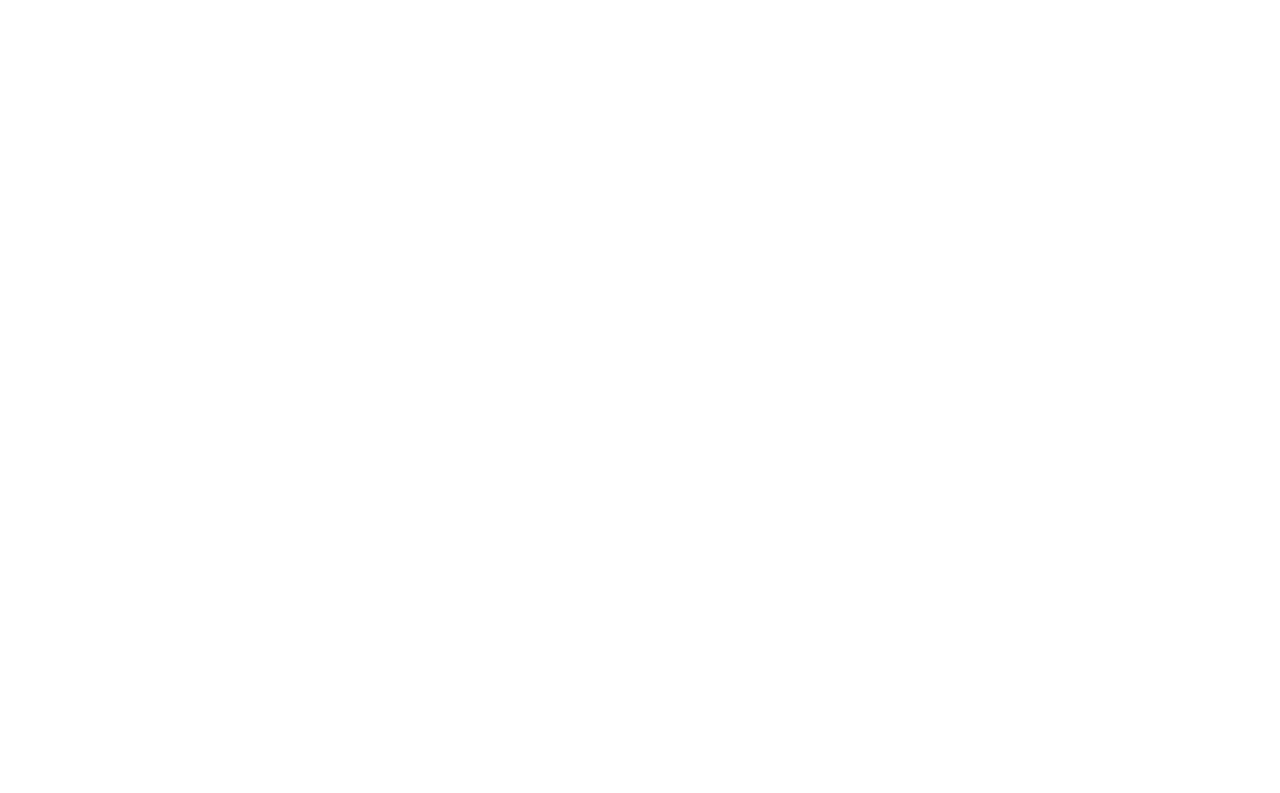
<file: services.html>
<!DOCTYPE html>
<html lang="en">

<head>
  <meta charset="utf-8">
  <meta content="width=device-width, initial-scale=1.0" name="viewport">

  <title>About Us | Matara Central College</title>
  <meta content="" name="description">
  <meta content="" name="keywords">

  <!-- Favicons -->
  <link href="assets/img/favicon.png" rel="icon">
  <link href="assets/img/apple-touch-icon.png" rel="apple-touch-icon">

  <!-- Google Fonts -->
  <link href="https://fonts.googleapis.com/css?family=Open+Sans:300,300i,400,400i,600,600i,700,700i|Roboto:300,300i,400,400i,500,500i,700,700i&display=swap" rel="stylesheet">

  <!-- Vendor CSS Files -->
  <link href="assets/vendor/animate.css/animate.min.css" rel="stylesheet">
  <link href="assets/vendor/aos/aos.css" rel="stylesheet">
  <link href="assets/vendor/bootstrap/css/bootstrap.min.css" rel="stylesheet">
  <link href="assets/vendor/bootstrap-icons/bootstrap-icons.css" rel="stylesheet">
  <link href="assets/vendor/boxicons/css/boxicons.min.css" rel="stylesheet">
  <link href="assets/vendor/glightbox/css/glightbox.min.css" rel="stylesheet">
  <link href="assets/vendor/swiper/swiper-bundle.min.css" rel="stylesheet">

  <!-- Template Main CSS File -->
  <link href="assets/css/style.css" rel="stylesheet">


</head>

<body>

  <!-- ======= Header ======= -->
  <header id="header" class="fixed-top d-flex align-items-center ">
    <div class="container d-flex justify-content-between align-items-center">

      <div class="logo">
        <h1 class="text-light"><a href="index.html"><span>Matara Central College</span></a></h1>
        <!-- Uncomment below if you prefer to use an image logo -->
        <!-- <a href="index.html"><img src="assets/img/logo.png" alt="" class="img-fluid"></a>-->
      </div>

      <nav id="navbar" class="navbar">
        <ul>
          <li><a class="" href="index.html">Home</a></li>
          <li><a href="about.html">History</a></li>
          <li><a class="active" href="services.html">About Us</a></li>
          <li><a href="portfolio.html">Notice Board</a></li>
          <li><a href="team.html">Sports</a></li>
          <li><a href="blog.html">Students' Activities</a></li>
          <!-- <li class="dropdown"><a href="#"><span>Drop Down</span> <i class="bi bi-chevron-down"></i></a>
            <ul>
              <li><a href="#">Drop Down 1</a></li>
              <li class="dropdown"><a href="#"><span>Deep Drop Down</span> <i class="bi bi-chevron-right"></i></a>
                <ul>
                  <li><a href="#">Deep Drop Down 1</a></li>
                  <li><a href="#">Deep Drop Down 2</a></li>
                  <li><a href="#">Deep Drop Down 3</a></li>
                  <li><a href="#">Deep Drop Down 4</a></li>
                  <li><a href="#">Deep Drop Down 5</a></li>
                </ul>
              </li>
              <li><a href="#">Drop Down 2</a></li>
              <li><a href="#">Drop Down 3</a></li>
              <li><a href="#">Drop Down 4</a></li>
            </ul>
          </li> -->
          <li><a href="contact.html">Contact Us</a></li>
        </ul>
        <i class="bi bi-list mobile-nav-toggle"></i>
      </nav><!-- .navbar -->

    </div>
  </header><!-- End Header -->

  <main id="main">

    <!-- ======= Our Services Section ======= -->
    <section class="breadcrumbs">
      <div class="container">

        <div class="d-flex justify-content-between align-items-center">
          <h2>About Us</h2>
          <ol>
            <li><a href="index.html">Home</a></li>
            <li>About Us</li>
          </ol>
        </div>

      </div>
    </section><!-- End Our Services Section -->

    <!-- ======= Services Section ======= -->
    <section class="services">
      <div class="container">

        <div class="row">
          <div class="col-md-6 col-lg-3 d-flex align-items-stretch" data-aos="fade-up">
            <div class="icon-box icon-box-pink">
              <div class="icon"><i class="bx bxl-dribbble"></i></div>
              <h4 class="title"><a href="">Lorem Ipsum</a></h4>
              <p class="description">Voluptatum deleniti atque corrupti quos dolores et quas molestias excepturi sint occaecati cupiditate non provident</p>
            </div>
          </div>

          <div class="col-md-6 col-lg-3 d-flex align-items-stretch" data-aos="fade-up" data-aos-delay="100">
            <div class="icon-box icon-box-cyan">
              <div class="icon"><i class="bx bx-file"></i></div>
              <h4 class="title"><a href="">Sed ut perspiciatis</a></h4>
              <p class="description">Duis aute irure dolor in reprehenderit in voluptate velit esse cillum dolore eu fugiat nulla pariatur</p>
            </div>
          </div>

          <div class="col-md-6 col-lg-3 d-flex align-items-stretch" data-aos="fade-up" data-aos-delay="200">
            <div class="icon-box icon-box-green">
              <div class="icon"><i class="bx bx-tachometer"></i></div>
              <h4 class="title"><a href="">Magni Dolores</a></h4>
              <p class="description">Excepteur sint occaecat cupidatat non proident, sunt in culpa qui officia deserunt mollit anim id est laborum</p>
            </div>
          </div>

          <div class="col-md-6 col-lg-3 d-flex align-items-stretch" data-aos="fade-up" data-aos-delay="200">
            <div class="icon-box icon-box-blue">
              <div class="icon"><i class="bx bx-world"></i></div>
              <h4 class="title"><a href="">Nemo Enim</a></h4>
              <p class="description">At vero eos et accusamus et iusto odio dignissimos ducimus qui blanditiis praesentium voluptatum deleniti atque</p>
            </div>
          </div>

        </div>

      </div>
    </section><!-- End Services Section -->

    <!-- ======= Why Us Section ======= -->
    <section class="why-us section-bg" data-aos="fade-up" date-aos-delay="200">
      <div class="container">

        <div class="row">
          <div class="col-lg-6 video-box">
            <img src="assets/img/why-us.jpg" class="img-fluid" alt="">
            <a href="https://www.youtube.com/watch?v=jDDaplaOz7Q" class="venobox play-btn mb-4" data-vbtype="video" data-autoplay="true"></a>
          </div>

          <div class="col-lg-6 d-flex flex-column justify-content-center p-5">

            <div class="icon-box">
              <div class="icon"><i class="bx bx-fingerprint"></i></div>
              <h4 class="title"><a href="">Lorem Ipsum</a></h4>
              <p class="description">Voluptatum deleniti atque corrupti quos dolores et quas molestias excepturi sint occaecati cupiditate non provident</p>
            </div>

            <div class="icon-box">
              <div class="icon"><i class="bx bx-gift"></i></div>
              <h4 class="title"><a href="">Nemo Enim</a></h4>
              <p class="description">At vero eos et accusamus et iusto odio dignissimos ducimus qui blanditiis praesentium voluptatum deleniti atque</p>
            </div>

          </div>
        </div>

      </div>
    </section><!-- End Why Us Section -->

    <!-- ======= Service Details Section ======= -->
    <section class="service-details">
      <div class="container">

        <div class="row">
          <div class="col-md-6 d-flex align-items-stretch" data-aos="fade-up">
            <div class="card">
              <div class="card-img">
                <img src="assets/img/service-details-1.jpg" alt="...">
              </div>
              <div class="card-body">
                <h5 class="card-title"><a href="#">Our Mission</a></h5>
                <p class="card-text">Lorem ipsum dolor sit amet, consectetur elit, sed do eiusmod tempor ut labore et dolore magna aliqua. Ut enim ad minim veniam, quis nostrud exercitation ullamco laboris nisi ut aliquip ex ea commodo consequat</p>
                <div class="read-more"><a href="#"><i class="bi bi-arrow-right"></i> Read More</a></div>
              </div>
            </div>
          </div>
          <div class="col-md-6 d-flex align-items-stretch" data-aos="fade-up">
            <div class="card">
              <div class="card-img">
                <img src="assets/img/service-details-2.jpg" alt="...">
              </div>
              <div class="card-body">
                <h5 class="card-title"><a href="#">Our Plan</a></h5>
                <p class="card-text">Sed ut perspiciatis unde omnis iste natus error sit voluptatem doloremque laudantium, totam rem aperiam, eaque ipsa quae ab illo inventore veritatis et quasi architecto beatae vitae dicta sunt explicabo</p>
                <div class="read-more"><a href="#"><i class="bi bi-arrow-right"></i> Read More</a></div>
              </div>
            </div>

          </div>
          <div class="col-md-6 d-flex align-items-stretch" data-aos="fade-up">
            <div class="card">
              <div class="card-img">
                <img src="assets/img/service-details-3.jpg" alt="...">
              </div>
              <div class="card-body">
                <h5 class="card-title"><a href="#">Our Vision</a></h5>
                <p class="card-text">Nemo enim ipsam voluptatem quia voluptas sit aut odit aut fugit, sed quia magni dolores eos qui ratione voluptatem sequi nesciunt Neque porro quisquam est, qui dolorem ipsum quia dolor sit amet</p>
                <div class="read-more"><a href="#"><i class="bi bi-arrow-right"></i> Read More</a></div>
              </div>
            </div>
          </div>
          <div class="col-md-6 d-flex align-items-stretch" data-aos="fade-up">
            <div class="card">
              <div class="card-img">
                <img src="assets/img/service-details-4.jpg" alt="...">
              </div>
              <div class="card-body">
                <h5 class="card-title"><a href="#">Our Care</a></h5>
                <p class="card-text">Nostrum eum sed et autem dolorum perspiciatis. Magni porro quisquam laudantium voluptatem. In molestiae earum ab sit esse voluptatem. Eos ipsam cumque ipsum officiis qui nihil aut incidunt aut</p>
                <div class="read-more"><a href="#"><i class="bi bi-arrow-right"></i> Read More</a></div>
              </div>
            </div>
          </div>
        </div>

      </div>
    </section><!-- End Service Details Section -->

    <!-- ======= Pricing Section ======= -->
    <section class="pricing section-bg" data-aos="fade-up">
      <div class="container">

        <div class="section-title">
          <h2>Pricing</h2>
          <p>Magnam dolores commodi suscipit. Necessitatibus eius consequatur ex aliquid fuga eum quidem. Sit sint consectetur velit. Quisquam quos quisquam cupiditate. Et nemo qui impedit suscipit alias ea. Quia fugiat sit in iste officiis commodi quidem hic quas.</p>
        </div>

        <div class="row no-gutters">

          <div class="col-lg-4 box">
            <h3>Free</h3>
            <h4>$0<span>per month</span></h4>
            <ul>
              <li><i class="bx bx-check"></i> Quam adipiscing vitae proin</li>
              <li><i class="bx bx-check"></i> Nec feugiat nisl pretium</li>
              <li><i class="bx bx-check"></i> Nulla at volutpat diam uteera</li>
              <li class="na"><i class="bx bx-x"></i> <span>Pharetra massa massa ultricies</span></li>
              <li class="na"><i class="bx bx-x"></i> <span>Massa ultricies mi quis hendrerit</span></li>
            </ul>
            <a href="#" class="get-started-btn">Get Started</a>
          </div>

          <div class="col-lg-4 box featured">
            <h3>Business</h3>
            <h4>$29<span>per month</span></h4>
            <ul>
              <li><i class="bx bx-check"></i> Quam adipiscing vitae proin</li>
              <li><i class="bx bx-check"></i> Nec feugiat nisl pretium</li>
              <li><i class="bx bx-check"></i> Nulla at volutpat diam uteera</li>
              <li><i class="bx bx-check"></i> Pharetra massa massa ultricies</li>
              <li><i class="bx bx-check"></i> Massa ultricies mi quis hendrerit</li>
            </ul>
            <a href="#" class="get-started-btn">Get Started</a>
          </div>

          <div class="col-lg-4 box">
            <h3>Developer</h3>
            <h4>$49<span>per month</span></h4>
            <ul>
              <li><i class="bx bx-check"></i> Quam adipiscing vitae proin</li>
              <li><i class="bx bx-check"></i> Nec feugiat nisl pretium</li>
              <li><i class="bx bx-check"></i> Nulla at volutpat diam uteera</li>
              <li><i class="bx bx-check"></i> Pharetra massa massa ultricies</li>
              <li><i class="bx bx-check"></i> Massa ultricies mi quis hendrerit</li>
            </ul>
            <a href="#" class="get-started-btn">Get Started</a>
          </div>

        </div>

      </div>
    </section><!-- End Pricing Section -->

  </main><!-- End #main -->

  <!-- ======= Footer ======= -->
  <footer id="footer" data-aos="fade-up" data-aos-easing="ease-in-out" data-aos-duration="500">

    <div class="footer-newsletter">
      <div class="container">
        <div class="row">
          <div class="col-lg-6">
            <h4>Our Newsletter</h4>
            <p>Tamen quem nulla quae legam multos aute sint culpa legam noster magna</p>
          </div>
          <div class="col-lg-6">
            <form action="" method="post">
              <input type="email" name="email"><input type="submit" value="Subscribe">
            </form>
          </div>
        </div>
      </div>
    </div>

    <div class="footer-top">
      <div class="container">
        <div class="row">

          <div class="col-lg-3 col-md-6 footer-links">
            <h4>Useful Links</h4>
            <ul>
              <li><i class="bx bx-chevron-right"></i> <a href="#">Home</a></li>
              <li><i class="bx bx-chevron-right"></i> <a href="#">About us</a></li>
              <li><i class="bx bx-chevron-right"></i> <a href="#">Services</a></li>
              <li><i class="bx bx-chevron-right"></i> <a href="#">Terms of service</a></li>
              <li><i class="bx bx-chevron-right"></i> <a href="#">Privacy policy</a></li>
            </ul>
          </div>

          <div class="col-lg-3 col-md-6 footer-links">
            <h4>Our Services</h4>
            <ul>
              <li><i class="bx bx-chevron-right"></i> <a href="#">Web Design</a></li>
              <li><i class="bx bx-chevron-right"></i> <a href="#">Web Development</a></li>
              <li><i class="bx bx-chevron-right"></i> <a href="#">Product Management</a></li>
              <li><i class="bx bx-chevron-right"></i> <a href="#">Marketing</a></li>
              <li><i class="bx bx-chevron-right"></i> <a href="#">Graphic Design</a></li>
            </ul>
          </div>

          <div class="col-lg-3 col-md-6 footer-contact">
            <h4>Contact Us</h4>
            <p>
              A108 Adam Street <br>
              New York, NY 535022<br>
              United States <br><br>
              <strong>Phone:</strong> +1 5589 55488 55<br>
              <strong>Email:</strong> info@example.com<br>
            </p>

          </div>

          <div class="col-lg-3 col-md-6 footer-info">
            <h3>About Moderna</h3>
            <p>Cras fermentum odio eu feugiat lide par naso tierra. Justo eget nada terra videa magna derita valies darta donna mare fermentum iaculis eu non diam phasellus.</p>
            <div class="social-links mt-3">
              <a href="#" class="twitter"><i class="bx bxl-twitter"></i></a>
              <a href="#" class="facebook"><i class="bx bxl-facebook"></i></a>
              <a href="#" class="instagram"><i class="bx bxl-instagram"></i></a>
              <a href="#" class="linkedin"><i class="bx bxl-linkedin"></i></a>
            </div>
          </div>

        </div>
      </div>
    </div>

    <div class="container">
      <div class="copyright">
        &copy; Copyright <strong><span>Moderna</span></strong>. All Rights Reserved
      </div>
      <div class="credits">
        <!-- All the links in the footer should remain intact. -->
        <!-- You can delete the links only if you purchased the pro version. -->
        <!-- Licensing information: https://bootstrapmade.com/license/ -->
        <!-- Purchase the pro version with working PHP/AJAX contact form: https://bootstrapmade.com/free-bootstrap-template-corporate-moderna/ -->
        Designed by <a href="https://bootstrapmade.com/">BootstrapMade</a>
      </div>
    </div>
  </footer><!-- End Footer -->

  <a href="#" class="back-to-top d-flex align-items-center justify-content-center"><i class="bi bi-arrow-up-short"></i></a>

  <!-- Vendor JS Files -->
  <script src="assets/vendor/purecounter/purecounter_vanilla.js"></script>
  <script src="assets/vendor/aos/aos.js"></script>
  <script src="assets/vendor/bootstrap/js/bootstrap.bundle.min.js"></script>
  <script src="assets/vendor/glightbox/js/glightbox.min.js"></script>
  <script src="assets/vendor/isotope-layout/isotope.pkgd.min.js"></script>
  <script src="assets/vendor/swiper/swiper-bundle.min.js"></script>
  <script src="assets/vendor/waypoints/noframework.waypoints.js"></script>
  <script src="assets/vendor/php-email-form/validate.js"></script>

  <!-- Template Main JS File -->
  <script src="assets/js/main.js"></script>

</body>

</html>
</file>
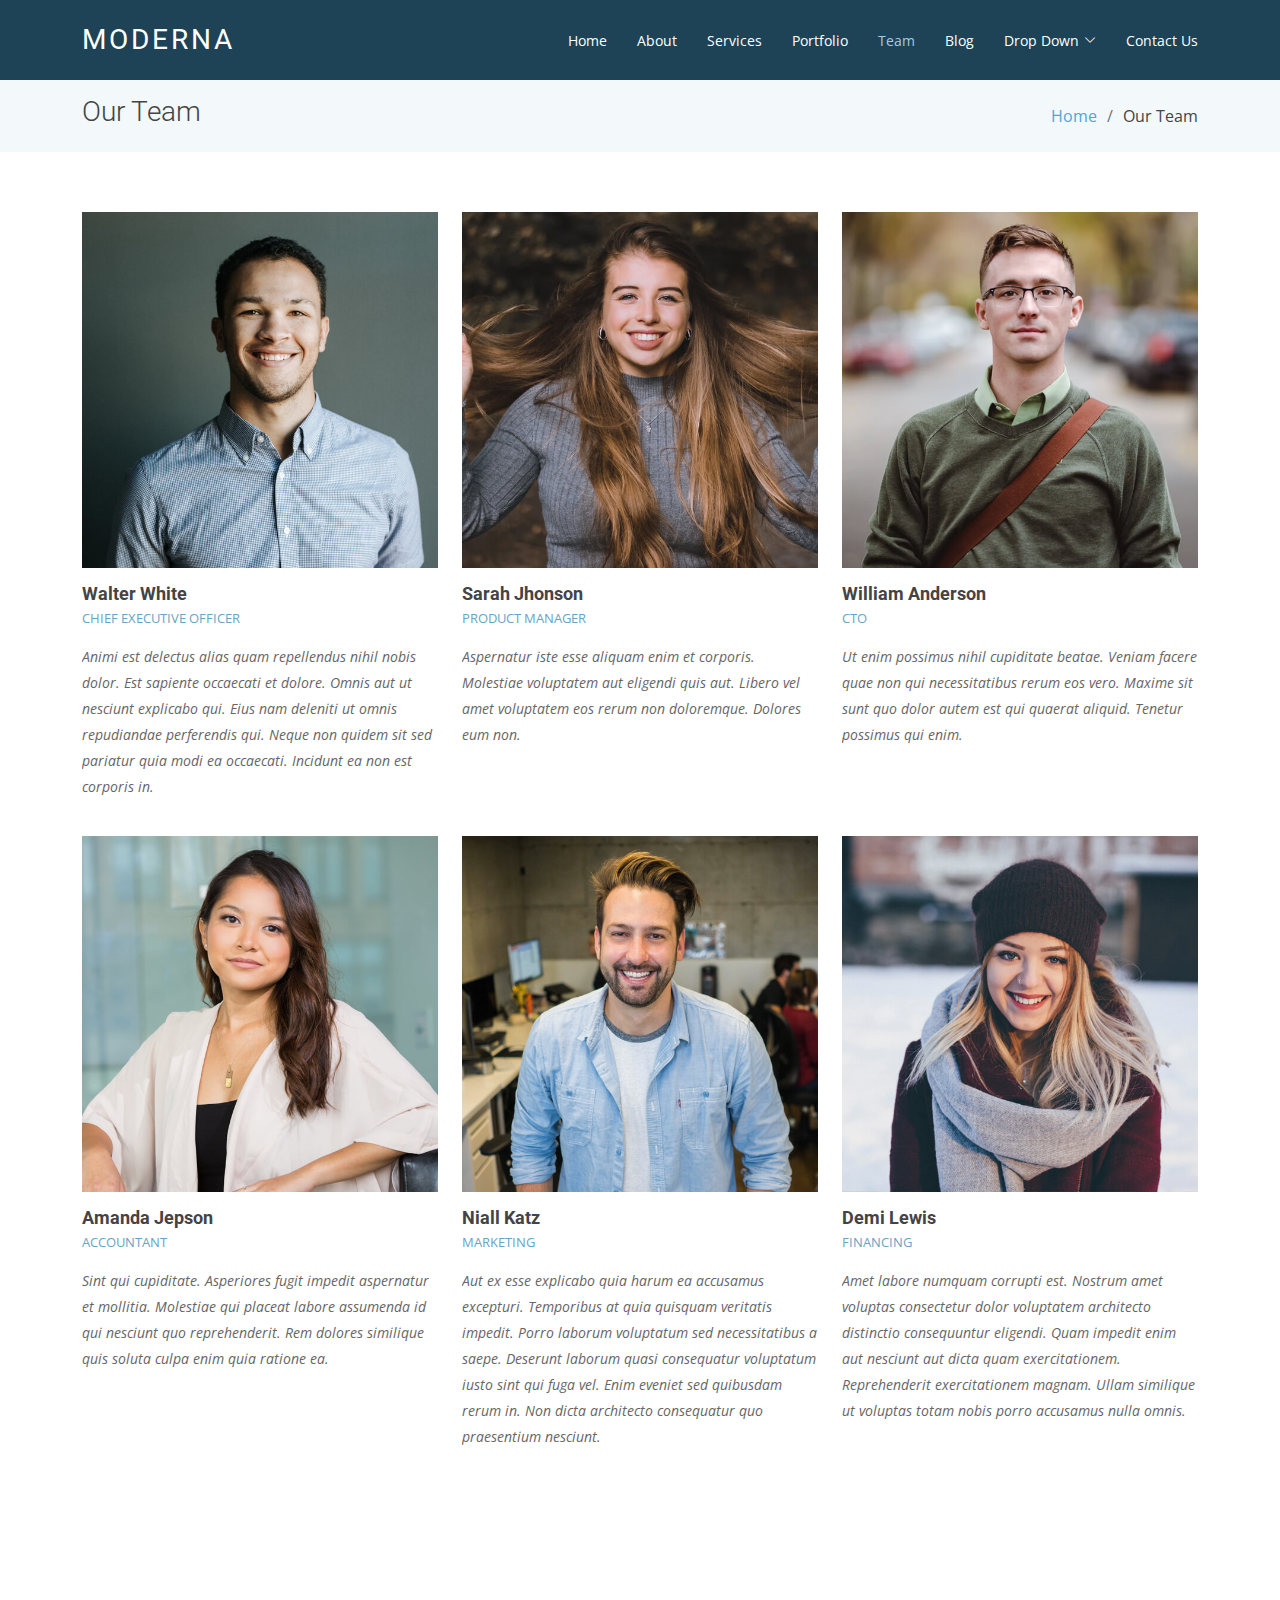
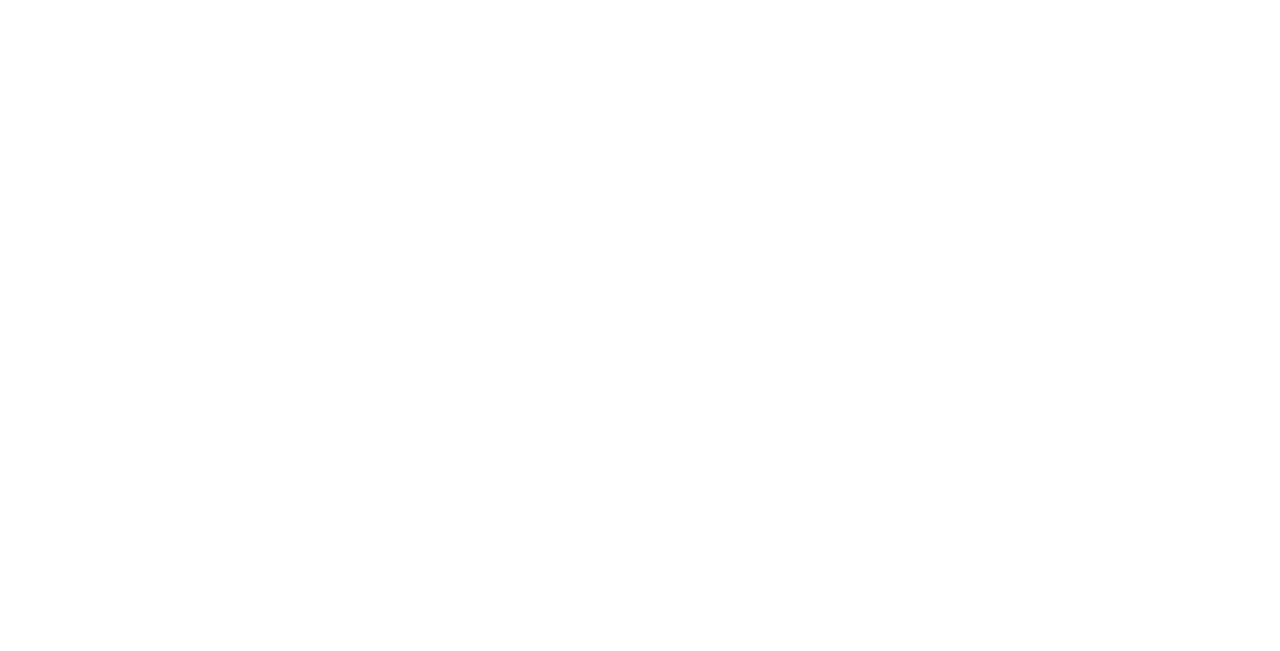
<file: team.html>
<!DOCTYPE html>
<html lang="en">

<head>
  <meta charset="utf-8">
  <meta content="width=device-width, initial-scale=1.0" name="viewport">

  <title>Team - Moderna Bootstrap Template</title>
  <meta content="" name="description">
  <meta content="" name="keywords">

  <!-- Favicons -->
  <link href="assets/img/favicon.png" rel="icon">
  <link href="assets/img/apple-touch-icon.png" rel="apple-touch-icon">

  <!-- Google Fonts -->
  <link href="https://fonts.googleapis.com/css?family=Open+Sans:300,300i,400,400i,600,600i,700,700i|Roboto:300,300i,400,400i,500,500i,700,700i&display=swap" rel="stylesheet">

  <!-- Vendor CSS Files -->
  <link href="assets/vendor/animate.css/animate.min.css" rel="stylesheet">
  <link href="assets/vendor/aos/aos.css" rel="stylesheet">
  <link href="assets/vendor/bootstrap/css/bootstrap.min.css" rel="stylesheet">
  <link href="assets/vendor/bootstrap-icons/bootstrap-icons.css" rel="stylesheet">
  <link href="assets/vendor/boxicons/css/boxicons.min.css" rel="stylesheet">
  <link href="assets/vendor/glightbox/css/glightbox.min.css" rel="stylesheet">
  <link href="assets/vendor/swiper/swiper-bundle.min.css" rel="stylesheet">

  <!-- Template Main CSS File -->
  <link href="assets/css/style.css" rel="stylesheet">

</head>

<body>

  <!-- ======= Header ======= -->
  <header id="header" class="fixed-top d-flex align-items-center ">
    <div class="container d-flex justify-content-between align-items-center">

      <div class="logo">
        <h1 class="text-light"><a href="index.html"><span>Moderna</span></a></h1>
        <!-- Uncomment below if you prefer to use an image logo -->
        <!-- <a href="index.html"><img src="assets/img/logo.png" alt="" class="img-fluid"></a>-->
      </div>

      <nav id="navbar" class="navbar">
        <ul>
          <li><a class="" href="index.html">Home</a></li>
          <li><a href="about.html">About</a></li>
          <li><a href="services.html">Services</a></li>
          <li><a href="portfolio.html">Portfolio</a></li>
          <li><a class="active" href="team.html">Team</a></li>
          <li><a href="blog.html">Blog</a></li>
          <li class="dropdown"><a href="#"><span>Drop Down</span> <i class="bi bi-chevron-down"></i></a>
            <ul>
              <li><a href="#">Drop Down 1</a></li>
              <li class="dropdown"><a href="#"><span>Deep Drop Down</span> <i class="bi bi-chevron-right"></i></a>
                <ul>
                  <li><a href="#">Deep Drop Down 1</a></li>
                  <li><a href="#">Deep Drop Down 2</a></li>
                  <li><a href="#">Deep Drop Down 3</a></li>
                  <li><a href="#">Deep Drop Down 4</a></li>
                  <li><a href="#">Deep Drop Down 5</a></li>
                </ul>
              </li>
              <li><a href="#">Drop Down 2</a></li>
              <li><a href="#">Drop Down 3</a></li>
              <li><a href="#">Drop Down 4</a></li>
            </ul>
          </li>
          <li><a href="contact.html">Contact Us</a></li>
        </ul>
        <i class="bi bi-list mobile-nav-toggle"></i>
      </nav><!-- .navbar -->

    </div>
  </header><!-- End Header -->

  <main id="main">

    <!-- ======= Our Team Section ======= -->
    <section class="breadcrumbs">
      <div class="container">

        <div class="d-flex justify-content-between align-items-center">
          <h2>Our Team</h2>
          <ol>
            <li><a href="index.html">Home</a></li>
            <li>Our Team</li>
          </ol>
        </div>

      </div>
    </section><!-- End Our Team Section -->

    <!-- ======= Team Section ======= -->
    <section class="team" data-aos="fade-up" data-aos-easing="ease-in-out" data-aos-duration="500">
      <div class="container">

        <div class="row">

          <div class="col-lg-4 col-md-6 d-flex align-items-stretch">
            <div class="member">
              <div class="member-img">
                <img src="assets/img/team/team-1.jpg" class="img-fluid" alt="">
                <div class="social">
                  <a href=""><i class="bi bi-twitter"></i></a>
                  <a href=""><i class="bi bi-facebook"></i></a>
                  <a href=""><i class="bi bi-instagram"></i></a>
                  <a href=""><i class="bi bi-linkedin"></i></a>
                </div>
              </div>
              <div class="member-info">
                <h4>Walter White</h4>
                <span>Chief Executive Officer</span>
                <p>Animi est delectus alias quam repellendus nihil nobis dolor. Est sapiente occaecati et dolore. Omnis aut ut nesciunt explicabo qui. Eius nam deleniti ut omnis repudiandae perferendis qui. Neque non quidem sit sed pariatur quia modi ea occaecati. Incidunt ea non est corporis in.</p>
              </div>
            </div>
          </div>

          <div class="col-lg-4 col-md-6 d-flex align-items-stretch">
            <div class="member">
              <div class="member-img">
                <img src="assets/img/team/team-2.jpg" class="img-fluid" alt="">
                <div class="social">
                  <a href=""><i class="bi bi-twitter"></i></a>
                  <a href=""><i class="bi bi-facebook"></i></a>
                  <a href=""><i class="bi bi-instagram"></i></a>
                  <a href=""><i class="bi bi-linkedin"></i></a>
                </div>
              </div>
              <div class="member-info">
                <h4>Sarah Jhonson</h4>
                <span>Product Manager</span>
                <p>Aspernatur iste esse aliquam enim et corporis. Molestiae voluptatem aut eligendi quis aut. Libero vel amet voluptatem eos rerum non doloremque. Dolores eum non.</p>
              </div>
            </div>
          </div>

          <div class="col-lg-4 col-md-6 d-flex align-items-stretch">
            <div class="member">
              <div class="member-img">
                <img src="assets/img/team/team-3.jpg" class="img-fluid" alt="">
                <div class="social">
                  <a href=""><i class="bi bi-twitter"></i></a>
                  <a href=""><i class="bi bi-facebook"></i></a>
                  <a href=""><i class="bi bi-instagram"></i></a>
                  <a href=""><i class="bi bi-linkedin"></i></a>
                </div>
              </div>
              <div class="member-info">
                <h4>William Anderson</h4>
                <span>CTO</span>
                <p>Ut enim possimus nihil cupiditate beatae. Veniam facere quae non qui necessitatibus rerum eos vero. Maxime sit sunt quo dolor autem est qui quaerat aliquid. Tenetur possimus qui enim.</p>
              </div>
            </div>
          </div>

          <div class="col-lg-4 col-md-6 d-flex align-items-stretch">
            <div class="member">
              <div class="member-img">
                <img src="assets/img/team/team-4.jpg" class="img-fluid" alt="">
                <div class="social">
                  <a href=""><i class="bi bi-twitter"></i></a>
                  <a href=""><i class="bi bi-facebook"></i></a>
                  <a href=""><i class="bi bi-instagram"></i></a>
                  <a href=""><i class="bi bi-linkedin"></i></a>
                </div>
              </div>
              <div class="member-info">
                <h4>Amanda Jepson</h4>
                <span>Accountant</span>
                <p>Sint qui cupiditate. Asperiores fugit impedit aspernatur et mollitia. Molestiae qui placeat labore assumenda id qui nesciunt quo reprehenderit. Rem dolores similique quis soluta culpa enim quia ratione ea.</p>
              </div>
            </div>
          </div>

          <div class="col-lg-4 col-md-6 d-flex align-items-stretch">
            <div class="member">
              <div class="member-img">
                <img src="assets/img/team/team-5.jpg" class="img-fluid" alt="">
                <div class="social">
                  <a href=""><i class="bi bi-twitter"></i></a>
                  <a href=""><i class="bi bi-facebook"></i></a>
                  <a href=""><i class="bi bi-instagram"></i></a>
                  <a href=""><i class="bi bi-linkedin"></i></a>
                </div>
              </div>
              <div class="member-info">
                <h4>Niall Katz</h4>
                <span>Marketing</span>
                <p>Aut ex esse explicabo quia harum ea accusamus excepturi. Temporibus at quia quisquam veritatis impedit. Porro laborum voluptatum sed necessitatibus a saepe. Deserunt laborum quasi consequatur voluptatum iusto sint qui fuga vel. Enim eveniet sed quibusdam rerum in. Non dicta architecto consequatur quo praesentium nesciunt.</p>
              </div>
            </div>
          </div>

          <div class="col-lg-4 col-md-6 d-flex align-items-stretch">
            <div class="member">
              <div class="member-img">
                <img src="assets/img/team/team-6.jpg" class="img-fluid" alt="">
                <div class="social">
                  <a href=""><i class="bi bi-twitter"></i></a>
                  <a href=""><i class="bi bi-facebook"></i></a>
                  <a href=""><i class="bi bi-instagram"></i></a>
                  <a href=""><i class="bi bi-linkedin"></i></a>
                </div>
              </div>
              <div class="member-info">
                <h4>Demi Lewis</h4>
                <span>Financing</span>
                <p>Amet labore numquam corrupti est. Nostrum amet voluptas consectetur dolor voluptatem architecto distinctio consequuntur eligendi. Quam impedit enim aut nesciunt aut dicta quam exercitationem. Reprehenderit exercitationem magnam. Ullam similique ut voluptas totam nobis porro accusamus nulla omnis.</p>
              </div>
            </div>
          </div>

        </div>

      </div>
    </section><!-- End Team Section -->

  </main><!-- End #main -->

  <!-- ======= Footer ======= -->
  <footer id="footer" data-aos="fade-up" data-aos-easing="ease-in-out" data-aos-duration="500">

    <div class="footer-newsletter">
      <div class="container">
        <div class="row">
          <div class="col-lg-6">
            <h4>Our Newsletter</h4>
            <p>Tamen quem nulla quae legam multos aute sint culpa legam noster magna</p>
          </div>
          <div class="col-lg-6">
            <form action="" method="post">
              <input type="email" name="email"><input type="submit" value="Subscribe">
            </form>
          </div>
        </div>
      </div>
    </div>

    <div class="footer-top">
      <div class="container">
        <div class="row">

          <div class="col-lg-3 col-md-6 footer-links">
            <h4>Useful Links</h4>
            <ul>
              <li><i class="bx bx-chevron-right"></i> <a href="#">Home</a></li>
              <li><i class="bx bx-chevron-right"></i> <a href="#">About us</a></li>
              <li><i class="bx bx-chevron-right"></i> <a href="#">Services</a></li>
              <li><i class="bx bx-chevron-right"></i> <a href="#">Terms of service</a></li>
              <li><i class="bx bx-chevron-right"></i> <a href="#">Privacy policy</a></li>
            </ul>
          </div>

          <div class="col-lg-3 col-md-6 footer-links">
            <h4>Our Services</h4>
            <ul>
              <li><i class="bx bx-chevron-right"></i> <a href="#">Web Design</a></li>
              <li><i class="bx bx-chevron-right"></i> <a href="#">Web Development</a></li>
              <li><i class="bx bx-chevron-right"></i> <a href="#">Product Management</a></li>
              <li><i class="bx bx-chevron-right"></i> <a href="#">Marketing</a></li>
              <li><i class="bx bx-chevron-right"></i> <a href="#">Graphic Design</a></li>
            </ul>
          </div>

          <div class="col-lg-3 col-md-6 footer-contact">
            <h4>Contact Us</h4>
            <p>
              A108 Adam Street <br>
              New York, NY 535022<br>
              United States <br><br>
              <strong>Phone:</strong> +1 5589 55488 55<br>
              <strong>Email:</strong> info@example.com<br>
            </p>

          </div>

          <div class="col-lg-3 col-md-6 footer-info">
            <h3>About Moderna</h3>
            <p>Cras fermentum odio eu feugiat lide par naso tierra. Justo eget nada terra videa magna derita valies darta donna mare fermentum iaculis eu non diam phasellus.</p>
            <div class="social-links mt-3">
              <a href="#" class="twitter"><i class="bx bxl-twitter"></i></a>
              <a href="#" class="facebook"><i class="bx bxl-facebook"></i></a>
              <a href="#" class="instagram"><i class="bx bxl-instagram"></i></a>
              <a href="#" class="linkedin"><i class="bx bxl-linkedin"></i></a>
            </div>
          </div>

        </div>
      </div>
    </div>

    <div class="container">
      <div class="copyright">
        &copy; Copyright <strong><span>Moderna</span></strong>. All Rights Reserved
      </div>
      <div class="credits">
        <!-- All the links in the footer should remain intact. -->
        <!-- You can delete the links only if you purchased the pro version. -->
        <!-- Licensing information: https://bootstrapmade.com/license/ -->
        <!-- Purchase the pro version with working PHP/AJAX contact form: https://bootstrapmade.com/free-bootstrap-template-corporate-moderna/ -->
        Designed by <a href="https://bootstrapmade.com/">BootstrapMade</a>
      </div>
    </div>
  </footer><!-- End Footer -->

  <a href="#" class="back-to-top d-flex align-items-center justify-content-center"><i class="bi bi-arrow-up-short"></i></a>

  <!-- Vendor JS Files -->
  <script src="assets/vendor/purecounter/purecounter_vanilla.js"></script>
  <script src="assets/vendor/aos/aos.js"></script>
  <script src="assets/vendor/bootstrap/js/bootstrap.bundle.min.js"></script>
  <script src="assets/vendor/glightbox/js/glightbox.min.js"></script>
  <script src="assets/vendor/isotope-layout/isotope.pkgd.min.js"></script>
  <script src="assets/vendor/swiper/swiper-bundle.min.js"></script>
  <script src="assets/vendor/waypoints/noframework.waypoints.js"></script>
  <script src="assets/vendor/php-email-form/validate.js"></script>

  <!-- Template Main JS File -->
  <script src="assets/js/main.js"></script>

</body>

</html>
</file>
<file: assets/css/style.css>
/**
* Template Name: Moderna
* Updated: Mar 10 2023 with Bootstrap v5.2.3
* Template URL: https://bootstrapmade.com/free-bootstrap-template-corporate-moderna/
* Author: BootstrapMade.com
* License: https://bootstrapmade.com/license/
*/

/*--------------------------------------------------------------
# General
--------------------------------------------------------------*/
body {
  font-family: "Open Sans", sans-serif;
  color: #444;
}

a {
  color: #4fa6d5;
  text-decoration: none;
}

a:hover {
  color: #45beff;
  text-decoration: none;
}

h1,
h2,
h3,
h4,
h5,
h6,
.font-primary {
  font-family: "Roboto", sans-serif;
}

/*--------------------------------------------------------------
# Back to top button
--------------------------------------------------------------*/
.back-to-top {
  position: fixed;
  visibility: hidden;
  opacity: 0;
  right: 15px;
  bottom: 15px;
  z-index: 99999;
  background: #68A4C4;
  width: 40px;
  height: 40px;
  border-radius: 4px;
  transition: all 0.4s;
}

.back-to-top i {
  font-size: 24px;
  color: #fff;
  line-height: 0;
}

.back-to-top:hover {
  background: #85b6cf;
  color: #fff;
}

.back-to-top.active {
  visibility: visible;
  opacity: 1;
}

/*--------------------------------------------------------------
# Header
--------------------------------------------------------------*/
#header {
  height: 80px;
  transition: all 0.5s;
  z-index: 997;
  transition: all 0.5s;
  background: #1e4356;
}

#header.header-transparent {
  background: none;
}

#header.header-scrolled {
  background: rgba(30, 67, 86, 0.8);
  height: 60px;
}

#header .logo h1 {
  font-size: 28px;
  margin: 0;
  padding: 4px 0;
  line-height: 1;
  font-weight: 400;
  letter-spacing: 3px;
  text-transform: uppercase;
}

#header .logo h1 a,
#header .logo h1 a:hover {
  color: #fff;
  text-decoration: none;
}

#header .logo img {
  padding: 0;
  margin: 0;
  max-height: 40px;
}

#main {
  margin-top: 80px;
}

/*--------------------------------------------------------------
# Navigation Menu
--------------------------------------------------------------*/
/**
* Desktop Navigation 
*/
.navbar {
  padding: 0;
}

.navbar ul {
  margin: 0;
  padding: 0;
  display: flex;
  list-style: none;
  align-items: center;
}

.navbar li {
  position: relative;
}

.navbar a,
.navbar a:focus {
  display: flex;
  align-items: center;
  justify-content: space-between;
  padding: 10px 0 10px 30px;
  font-family: "Open Sans", sans-serif;
  font-size: 14px;
  color: #fff;
  white-space: nowrap;
  transition: 0.3s;
}

.navbar a i,
.navbar a:focus i {
  font-size: 12px;
  line-height: 0;
  margin-left: 5px;
}

.navbar a:hover,
.navbar .active,
.navbar .active:focus,
.navbar li:hover>a {
  color: #a2cce3;
}

.navbar .dropdown ul {
  display: block;
  position: absolute;
  left: 14px;
  top: calc(100% + 30px);
  margin: 0;
  padding: 10px 0;
  z-index: 99;
  opacity: 0;
  visibility: hidden;
  background: #fff;
  box-shadow: 0px 0px 30px rgba(127, 137, 161, 0.25);
  transition: 0.3s;
}

.navbar .dropdown ul li {
  min-width: 200px;
}

.navbar .dropdown ul a {
  padding: 10px 20px;
  font-size: 14px;
  text-transform: none;
  color: #1c3745;
}

.navbar .dropdown ul a i {
  font-size: 12px;
}

.navbar .dropdown ul a:hover,
.navbar .dropdown ul .active:hover,
.navbar .dropdown ul li:hover>a {
  color: #0800f5;
}

.navbar .dropdown:hover>ul {
  opacity: 1;
  top: 100%;
  visibility: visible;
}

.navbar .dropdown .dropdown ul {
  top: 0;
  left: calc(100% - 30px);
  visibility: hidden;
}

.navbar .dropdown .dropdown:hover>ul {
  opacity: 1;
  top: 0;
  left: 100%;
  visibility: visible;
}

@media (max-width: 1366px) {
  .navbar .dropdown .dropdown ul {
    left: -90%;
  }

  .navbar .dropdown .dropdown:hover>ul {
    left: -100%;
  }
}

/**
* Mobile Navigation 
*/
.mobile-nav-toggle {
  color: #fff;
  font-size: 28px;
  cursor: pointer;
  display: none;
  line-height: 0;
  transition: 0.5s;
}

@media (max-width: 991px) {
  .mobile-nav-toggle {
    display: block;
  }

  .navbar ul {
    display: none;
  }
}

.navbar-mobile {
  position: fixed;
  overflow: hidden;
  top: 0;
  right: 0;
  left: 0;
  bottom: 0;
  background: rgba(17, 38, 48, 0.9);
  transition: 0.3s;
}

.navbar-mobile .mobile-nav-toggle {
  position: absolute;
  top: 15px;
  right: 15px;
}

.navbar-mobile ul {
  display: block;
  position: absolute;
  top: 55px;
  right: 15px;
  bottom: 15px;
  left: 15px;
  padding: 10px 0;
  background-color: #fff;
  overflow-y: auto;
  transition: 0.3s;
}

.navbar-mobile a,
.navbar-mobile a:focus {
  padding: 10px 20px;
  font-size: 15px;
  color: #1e4356;
}

.navbar-mobile a:hover,
.navbar-mobile .active,
.navbar-mobile li:hover>a {
  color: #0800f5;
}

.navbar-mobile .getstarted,
.navbar-mobile .getstarted:focus {
  margin: 15px;
}

.navbar-mobile .dropdown ul {
  position: static;
  display: none;
  margin: 10px 20px;
  padding: 10px 0;
  z-index: 99;
  opacity: 1;
  visibility: visible;
  background: #fff;
  box-shadow: 0px 0px 30px rgba(127, 137, 161, 0.25);
}

.navbar-mobile .dropdown ul li {
  min-width: 200px;
}

.navbar-mobile .dropdown ul a {
  padding: 10px 20px;
}

.navbar-mobile .dropdown ul a i {
  font-size: 12px;
}

.navbar-mobile .dropdown ul a:hover,
.navbar-mobile .dropdown ul .active:hover,
.navbar-mobile .dropdown ul li:hover>a {
  color: #68A4C4;
}

.navbar-mobile .dropdown>.dropdown-active {
  display: block;
}

/*--------------------------------------------------------------
# Hero Section
--------------------------------------------------------------*/
#hero {
  width: 100%;
  height: 90vh;
  overflow: hidden;
  position: relative;
}

#hero::after {
  content: "";
  position: absolute;
  left: 50%;
  top: 0;
  width: 130%;
  height: 95%;
  background: linear-gradient(to right, rgba(30, 67, 86, 0.8), rgba(30, 67, 86, 0.6)), url("../img/hero-bg.jpg"), url("../img/hero2.jpg") center top no-repeat;
  z-index: 0;
  border-radius: 0 0 50% 50%;
  transform: translateX(-50%) rotate(0deg);
}

#hero::before {
  content: "";
  position: absolute;
  left: 50%;
  top: 0;
  width: 130%;
  height: 96%;
  background: #68A4C4;
  opacity: 0.3;
  z-index: 0;
  border-radius: 0 0 50% 50%;
  transform: translateX(-50%) translateY(18px) rotate(2deg);
}

#hero .carousel-container {
  display: flex;
  justify-content: center;
  align-items: center;
  flex-direction: column;
  text-align: center;
  bottom: 0;
  top: 0;
  left: 0;
  right: 0;
}

#hero h2 {
  color: #fff;
  margin-bottom: 30px;
  font-size: 48px;
  font-weight: 700;
}

#hero p {
  width: 80%;
  animation-delay: 0.4s;
  margin: 0 auto 30px auto;
  color: #fff;
}

#hero .carousel-control-prev,
#hero .carousel-control-next {
  width: 10%;
}

#hero .carousel-control-next-icon,
#hero .carousel-control-prev-icon {
  background: none;
  font-size: 48px;
  line-height: 1;
  width: auto;
  height: auto;
}

#hero .btn-get-started {
  font-family: "Roboto", sans-serif;
  font-weight: 500;
  font-size: 14px;
  letter-spacing: 1px;
  display: inline-block;
  padding: 12px 32px;
  border-radius: 50px;
  transition: 0.5s;
  line-height: 1;
  margin: 10px;
  color: #fff;
  animation-delay: 0.8s;
  border: 2px solid #68A4C4;
}

#hero .btn-get-started:hover {
  background: #68A4C4;
  color: #fff;
  text-decoration: none;
}

@media (min-width: 1024px) {
  #hero p {
    width: 60%;
  }

  #hero .carousel-control-prev,
  #hero .carousel-control-next {
    width: 5%;
  }
}

@media (max-width: 768px) {
  #hero::after {
    width: 180%;
    height: 95%;
    border-radius: 0 0 50% 50%;
    transform: translateX(-50%) rotate(0deg);
  }

  #hero::before {
    top: 0;
    width: 180%;
    height: 94%;
    border-radius: 0 0 50% 50%;
    transform: translateX(-50%) translateY(20px) rotate(4deg);
  }
}

@media (max-width: 575px) {
  #hero h2 {
    font-size: 30px;
  }

  #hero::after {
    left: 40%;
    top: 0;
    width: 200%;
    height: 95%;
    border-radius: 0 0 50% 50%;
    transform: translateX(-50%) rotate(0deg);
  }

  #hero::before {
    left: 50%;
    top: 0;
    width: 200%;
    height: 94%;
    border-radius: 0 0 50% 50%;
    transform: translateX(-50%) translateY(20px) rotate(4deg);
  }
}

/*--------------------------------------------------------------
# Hero No Slider Section
--------------------------------------------------------------*/
#hero-no-slider {
  width: 100%;
  height: 100vh;
  overflow: hidden;
  position: relative;
  text-align: center;
}

#hero-no-slider::before {
  content: "";
  position: absolute;
  left: 0;
  top: 0;
  right: 0;
  bottom: 0;
  background: linear-gradient(to right, rgba(30, 67, 86, 0.8), rgba(30, 67, 86, 0.6)), url("../img/hero-bg.jpg") center top no-repeat;
}

#hero-no-slider h2 {
  color: #fff;
  margin-bottom: 15px;
  font-size: 48px;
  font-weight: 700;
}

#hero-no-slider p {
  color: #fff;
}

#hero-no-slider .btn-get-started {
  font-family: "Roboto", sans-serif;
  font-weight: 500;
  font-size: 14px;
  letter-spacing: 1px;
  display: inline-block;
  padding: 12px 32px;
  border-radius: 50px;
  transition: 0.5s;
  line-height: 1;
  margin: 10px;
  color: #fff;
  animation-delay: 0.8s;
  border: 2px solid #68A4C4;
}

#hero-no-slider .btn-get-started:hover {
  background: #68A4C4;
  color: #fff;
  text-decoration: none;
}

@media (max-width: 575px) {
  #hero-no-slider h2 {
    font-size: 30px;
  }
}

/*--------------------------------------------------------------
# Sections General
--------------------------------------------------------------*/
section {
  padding: 60px 0;
}

.section-bg {
  background-color: #f3f8fa;
}

.section-title {
  text-align: center;
  padding-bottom: 30px;
}

.section-title h2 {
  font-size: 28px;
  font-weight: 400;
  margin-bottom: 20px;
  padding-bottom: 20px;
  position: relative;
}

.section-title h2::before {
  content: "";
  position: absolute;
  display: block;
  width: 120px;
  height: 1px;
  background: #ddd;
  bottom: 1px;
  left: calc(50% - 60px);
}

.section-title h2::after {
  content: "";
  position: absolute;
  display: block;
  width: 40px;
  height: 3px;
  background: #68A4C4;
  bottom: 0;
  left: calc(50% - 20px);
}

.section-title p {
  margin-bottom: 0;
}

/*--------------------------------------------------------------
# Breadcrumbs
--------------------------------------------------------------*/
.breadcrumbs {
  padding: 15px 0;
  background-color: #f3f8fa;
  min-height: 40px;
}

.breadcrumbs h2 {
  font-size: 28px;
  font-weight: 300;
}

.breadcrumbs ol {
  display: flex;
  flex-wrap: wrap;
  list-style: none;
  padding: 0;
  margin: 0;
}

.breadcrumbs ol li+li {
  padding-left: 10px;
}

.breadcrumbs ol li+li::before {
  display: inline-block;
  padding-right: 10px;
  color: #6c757d;
  content: "/";
}

@media (max-width: 768px) {
  .breadcrumbs .d-flex {
    display: block !important;
  }

  .breadcrumbs ol {
    display: block;
  }

  .breadcrumbs ol li {
    display: inline-block;
  }
}

/*--------------------------------------------------------------
# Our Services
--------------------------------------------------------------*/
.services {
  padding-bottom: 20px;
}

.services .icon-box {
  padding: 30px;
  position: relative;
  overflow: hidden;
  margin: 0 0 40px 0;
  background: #fff;
  box-shadow: 0 5px 26px 0 rgba(68, 88, 144, 0.14);
  transition: all 0.3s ease-in-out;
  text-align: center;
  border: 1px solid #fff;
}

.services .icon {
  margin: 0 auto 20px auto;
  padding-top: 17px;
  display: inline-block;
  text-align: center;
  border-radius: 50%;
  width: 72px;
  height: 72px;
}

.services .icon i {
  font-size: 36px;
  line-height: 1;
}

.services .title {
  font-weight: 700;
  margin-bottom: 15px;
  font-size: 18px;
}

.services .title a {
  color: #111;
}

.services .description {
  font-size: 15px;
  line-height: 28px;
  margin-bottom: 0;
}

.services .icon-box-pink .icon {
  background: #fceef3;
}

.services .icon-box-pink .icon i {
  color: #ff689b;
}

.services .icon-box-pink:hover {
  border-color: #ff689b;
}

.services .icon-box-cyan .icon {
  background: #e6fdfc;
}

.services .icon-box-cyan .icon i {
  color: #3fcdc7;
}

.services .icon-box-cyan:hover {
  border-color: #3fcdc7;
}

.services .icon-box-green .icon {
  background: #eafde7;
}

.services .icon-box-green .icon i {
  color: #41cf2e;
}

.services .icon-box-green:hover {
  border-color: #41cf2e;
}

.services .icon-box-blue .icon {
  background: #e1eeff;
}

.services .icon-box-blue .icon i {
  color: #2282ff;
}

.services .icon-box-blue:hover {
  border-color: #2282ff;
}

/*--------------------------------------------------------------
# Why Us
--------------------------------------------------------------*/
.why-us .container {
  box-shadow: 0 5px 25px 0 rgba(214, 215, 216, 0.6);
  background: #fff;
}

.why-us .icon-box+.icon-box {
  margin-top: 50px;
}

.why-us .icon-box .icon {
  float: left;
  display: flex;
  align-items: center;
  justify-content: center;
  width: 72px;
  height: 72px;
  background: #f3f8fa;
  border-radius: 6px;
  transition: 0.5s;
}

.why-us .icon-box .icon i {
  color: #68A4C4;
  font-size: 32px;
}

.why-us .icon-box:hover .icon {
  background: #68A4C4;
}

.why-us .icon-box:hover .icon i {
  color: #fff;
}

.why-us .icon-box .title {
  margin-left: 95px;
  font-weight: 700;
  margin-bottom: 10px;
  font-size: 18px;
  text-transform: uppercase;
}

.why-us .icon-box .title a {
  color: #343a40;
  transition: 0.3s;
}

.why-us .icon-box .title a:hover {
  color: #68A4C4;
}

.why-us .icon-box .description {
  margin-left: 95px;
  line-height: 24px;
  font-size: 14px;
}

.why-us .video-box {
  position: relative;
}

.why-us .video-box img {
  padding-top: 15px;
  padding-bottom: 15px;
}

.why-us .play-btn {
  width: 94px;
  height: 94px;
  background: radial-gradient(#68A4C4 50%, rgba(104, 164, 196, 0.4) 52%);
  border-radius: 50%;
  display: block;
  position: absolute;
  left: calc(50% - 47px);
  top: calc(50% - 47px);
  overflow: hidden;
}

.why-us .play-btn::after {
  content: "";
  position: absolute;
  left: 50%;
  top: 50%;
  transform: translateX(-40%) translateY(-50%);
  width: 0;
  height: 0;
  border-top: 10px solid transparent;
  border-bottom: 10px solid transparent;
  border-left: 15px solid #fff;
  z-index: 100;
  transition: all 400ms cubic-bezier(0.55, 0.055, 0.675, 0.19);
}

.why-us .play-btn::before {
  content: "";
  position: absolute;
  width: 120px;
  height: 120px;
  animation-delay: 0s;
  animation: pulsate-btn 2s;
  animation-direction: forwards;
  animation-iteration-count: infinite;
  animation-timing-function: steps;
  opacity: 1;
  border-radius: 50%;
  border: 5px solid rgba(104, 164, 196, 0.7);
  top: -15%;
  left: -15%;
  background: rgba(198, 16, 0, 0);
}

.why-us .play-btn:hover::after {
  border-left: 15px solid #68A4C4;
  transform: scale(20);
}

.why-us .play-btn:hover::before {
  content: "";
  position: absolute;
  left: 50%;
  top: 50%;
  transform: translateX(-40%) translateY(-50%);
  width: 0;
  height: 0;
  border: none;
  border-top: 10px solid transparent;
  border-bottom: 10px solid transparent;
  border-left: 15px solid #fff;
  z-index: 200;
  animation: none;
  border-radius: 0;
}

@keyframes pulsate-btn {
  0% {
    transform: scale(0.6, 0.6);
    opacity: 1;
  }

  100% {
    transform: scale(1, 1);
    opacity: 0;
  }
}

/*--------------------------------------------------------------
# Features
--------------------------------------------------------------*/
.features .row+.row {
  margin-top: 100px;
}

.features h3 {
  font-weight: 400;
  font-size: 24px;
}

.features ul {
  list-style: none;
  padding: 0;
}

.features ul li {
  padding-bottom: 10px;
}

.features ul i {
  font-size: 20px;
  padding-right: 4px;
  color: #68A4C4;
}

.features p:last-child {
  margin-bottom: 0;
}

/*--------------------------------------------------------------
# About
--------------------------------------------------------------*/
.about h3 {
  font-weight: 400;
  font-size: 26px;
}

.about ul {
  list-style: none;
  padding: 0;
}

.about ul li {
  padding-bottom: 10px;
}

.about ul i {
  font-size: 20px;
  padding-right: 4px;
  color: #68A4C4;
}

.about p:last-child {
  margin-bottom: 0;
}

/*--------------------------------------------------------------
# Facts
--------------------------------------------------------------*/
.facts .counters span {
  font-size: 48px;
  display: block;
  color: #68A4C4;
}

.facts .counters p {
  padding: 0;
  margin: 0 0 20px 0;
  font-family: "Roboto", sans-serif;
  font-size: 14px;
}

/*--------------------------------------------------------------
# Our Skills
--------------------------------------------------------------*/
.skills {
  padding: 60px 0;
}

.skills .progress {
  height: 35px;
  margin-bottom: 10px;
}

.skills .progress .skill {
  line-height: 35px;
  padding: 0;
  margin: 0 0 0 20px;
  text-transform: uppercase;
}

.skills .progress .skill .val {
  float: right;
  font-style: normal;
  margin: 0 20px 0 0;
}

.skills .progress-bar {
  width: 1px;
  text-align: left;
  transition: 0.9s;
}

/*--------------------------------------------------------------
# Tetstimonials
--------------------------------------------------------------*/
.testimonials {
  padding: 60px 0;
}

.testimonials .section-header {
  margin-bottom: 40px;
}

.testimonials .testimonials-carousel {
  overflow: hidden;
}

.testimonials .testimonial-item {
  text-align: center;
}

.testimonials .testimonial-item .testimonial-img {
  width: 120px;
  border-radius: 50%;
  border: 4px solid #fff;
  margin: 0 auto;
}

.testimonials .testimonial-item h3 {
  font-size: 20px;
  font-weight: bold;
  margin: 10px 0 5px 0;
  color: #111;
}

.testimonials .testimonial-item h4 {
  font-size: 14px;
  color: #999;
  margin: 0 0 15px 0;
}

.testimonials .testimonial-item .quote-icon-left,
.testimonials .testimonial-item .quote-icon-right {
  color: #fbfcfd;
  font-size: 26px;
}

.testimonials .testimonial-item .quote-icon-left {
  display: inline-block;
  left: -5px;
  position: relative;
}

.testimonials .testimonial-item .quote-icon-right {
  display: inline-block;
  right: -5px;
  position: relative;
  top: 10px;
}

.testimonials .testimonial-item p {
  font-style: italic;
  margin: 0 auto 15px auto;
}

.testimonials .swiper-pagination {
  margin-top: 20px;
  position: relative;
}

.testimonials .swiper-pagination .swiper-pagination-bullet {
  width: 12px;
  height: 12px;
  background-color: #fff;
  opacity: 1;
  border: 1px solid #68A4C4;
}

.testimonials .swiper-pagination .swiper-pagination-bullet-active {
  background-color: #68A4C4;
}

/*--------------------------------------------------------------
# Service Details
--------------------------------------------------------------*/
.service-details {
  padding-bottom: 10px;
}

.service-details .card {
  border: 0;
  padding: 0 30px;
  margin-bottom: 60px;
  position: relative;
}

.service-details .card-img {
  width: calc(100% + 60px);
  margin-left: -30px;
  overflow: hidden;
  z-index: 9;
  border-radius: 0;
}

.service-details .card-img img {
  max-width: 100%;
  transition: all 0.3s ease-in-out;
}

.service-details .card-body {
  z-index: 10;
  background: #fff;
  border-top: 4px solid #fff;
  padding: 30px;
  box-shadow: 0px 2px 15px rgba(0, 0, 0, 0.1);
  margin-top: -60px;
  transition: 0.3s;
}

.service-details .card-title {
  font-weight: 700;
  text-align: center;
  margin-bottom: 20px;
}

.service-details .card-title a {
  color: #1e4356;
  transition: 0.3s;
}

.service-details .card-text {
  color: #5e5e5e;
}

.service-details .read-more a {
  color: #777777;
  text-transform: uppercase;
  font-weight: 600;
  font-size: 12px;
  transition: 0.3s;
}

.service-details .read-more a:hover {
  color: #68A4C4;
}

.service-details .card:hover img {
  transform: scale(1.1);
}

.service-details .card:hover .card-body {
  border-color: #68A4C4;
}

.service-details .card:hover .card-body .card-title a {
  color: #68A4C4;
}

/*--------------------------------------------------------------
# Pricing
--------------------------------------------------------------*/
.pricing .row {
  padding-top: 40px;
}

.pricing .box {
  padding: 40px;
  margin-bottom: 30px;
  box-shadow: 0px 0px 30px rgba(73, 78, 92, 0.15);
  background: #fff;
  text-align: center;
}

.pricing h3 {
  font-weight: 300;
  margin-bottom: 15px;
  font-size: 28px;
}

.pricing h4 {
  font-size: 46px;
  color: #68A4C4;
  font-weight: 400;
  font-family: "Open Sans", sans-serif;
  margin-bottom: 25px;
}

.pricing h4 span {
  color: #bababa;
  font-size: 18px;
  display: block;
}

.pricing ul {
  padding: 0;
  list-style: none;
  color: #999;
  text-align: left;
  line-height: 20px;
}

.pricing ul li {
  padding-bottom: 12px;
}

.pricing ul i {
  color: #68A4C4;
  font-size: 18px;
  padding-right: 4px;
}

.pricing ul .na {
  color: #ccc;
}

.pricing ul .na i {
  color: #ccc;
}

.pricing ul .na span {
  text-decoration: line-through;
}

.pricing .get-started-btn {
  background: #1e4356;
  display: inline-block;
  padding: 6px 30px;
  border-radius: 20px;
  color: #fff;
  transition: none;
  font-size: 14px;
  font-weight: 400;
  font-family: "Roboto", sans-serif;
  transition: 0.3s;
}

.pricing .get-started-btn:hover {
  background: #68A4C4;
}

.pricing .featured {
  z-index: 10;
  margin: -30px -5px 0 -5px;
}

.pricing .featured .get-started-btn {
  background: #68A4C4;
}

.pricing .featured .get-started-btn:hover {
  background: #85b6cf;
}

@media (max-width: 992px) {
  .pricing .box {
    max-width: 60%;
    margin: 0 auto 30px auto;
  }
}

@media (max-width: 767px) {
  .pricing .box {
    max-width: 80%;
    margin: 0 auto 30px auto;
  }
}

@media (max-width: 420px) {
  .pricing .box {
    max-width: 100%;
    margin: 0 auto 30px auto;
  }
}

/*--------------------------------------------------------------
# Portfolio
--------------------------------------------------------------*/
.portfolio {
  padding-bottom: 60px;
}

.portfolio #portfolio-flters {
  padding: 0;
  margin: 0 0 35px 0;
  list-style: none;
  text-align: center;
}

.portfolio #portfolio-flters li {
  cursor: pointer;
  margin: 0 12px 5px 12px;
  display: inline-block;
  padding: 0 4px 6px 4px;
  font-size: 16px;
  font-weight: 500;
  line-height: 20px;
  color: #444;
  transition: all 0.3s ease-in-out;
  border-bottom: 2px solid #fff;
  font-family: "Roboto", sans-serif;
}

.portfolio #portfolio-flters li:hover,
.portfolio #portfolio-flters li.filter-active {
  border-color: #68A4C4;
  color: #68A4C4;
}

.portfolio .portfolio-item {
  background: #1e4356;
  overflow: hidden;
  min-height: 200px;
  position: relative;
  border-radius: 4px;
  margin: 0 0 30px 0;
}

.portfolio .portfolio-item img {
  transition: all 0.3s ease-in-out;
}

.portfolio .portfolio-item .portfolio-info {
  opacity: 0;
  position: absolute;
  transition: all 0.3s linear;
  text-align: center;
  top: 10%;
  left: 0;
  right: 0;
}

.portfolio .portfolio-item .portfolio-info h3 {
  font-size: 22px;
  color: #fff;
  font-weight: bold;
}

.portfolio .portfolio-item .portfolio-info a i {
  color: rgba(255, 255, 255, 0.6);
  font-size: 28px;
  transition: 0.3s;
}

.portfolio .portfolio-item .portfolio-info a i:hover {
  color: white;
}

.portfolio .portfolio-item:hover img {
  opacity: 0.6;
  transform: scale(1.1);
}

.portfolio .portfolio-item:hover .portfolio-info {
  opacity: 1;
  top: calc(50% - 30px);
}

/*--------------------------------------------------------------
# Portfolio Details
--------------------------------------------------------------*/
.portfolio-details {
  padding-top: 40px;
}

.portfolio-details .portfolio-details-slider img {
  width: 100%;
}

.portfolio-details .portfolio-details-slider .swiper-pagination {
  margin-top: 20px;
  position: relative;
}

.portfolio-details .portfolio-details-slider .swiper-pagination .swiper-pagination-bullet {
  width: 12px;
  height: 12px;
  background-color: #fff;
  opacity: 1;
  border: 1px solid #68A4C4;
}

.portfolio-details .portfolio-details-slider .swiper-pagination .swiper-pagination-bullet-active {
  background-color: #68A4C4;
}

.portfolio-details .portfolio-info {
  padding: 30px;
  box-shadow: 0px 0 30px rgba(30, 67, 86, 0.08);
}

.portfolio-details .portfolio-info h3 {
  font-size: 22px;
  font-weight: 700;
  margin-bottom: 20px;
  padding-bottom: 20px;
  border-bottom: 1px solid #eee;
}

.portfolio-details .portfolio-info ul {
  list-style: none;
  padding: 0;
  font-size: 15px;
}

.portfolio-details .portfolio-info ul li+li {
  margin-top: 10px;
}

.portfolio-details .portfolio-description {
  padding-top: 30px;
}

.portfolio-details .portfolio-description h2 {
  font-size: 26px;
  font-weight: 700;
  margin-bottom: 20px;
}

.portfolio-details .portfolio-description p {
  padding: 0;
}

/*--------------------------------------------------------------
# Team
--------------------------------------------------------------*/
.team {
  background: #fff;
  padding-bottom: 30px;
}

.team .member {
  margin-bottom: 20px;
  overflow: hidden;
}

.team .member .member-img {
  position: relative;
  overflow: hidden;
}

.team .member .social {
  position: absolute;
  left: 0;
  bottom: -40px;
  right: 0;
  height: 40px;
  opacity: 0;
  transition: bottom ease-in-out 0.4s;
  text-align: center;
  background: rgba(30, 67, 86, 0.8);
  display: flex;
  align-items: center;
  justify-content: center;
}

.team .member .social a {
  transition: color 0.3s;
  color: #fff;
  margin: 0 12px;
  display: inline-block;
}

.team .member .social a:hover {
  color: #68A4C4;
}

.team .member .social i {
  font-size: 18px;
  margin: 0 2px;
}

.team .member .member-info h4 {
  font-weight: 700;
  margin: 15px 0 5px 0;
  font-size: 18px;
}

.team .member .member-info span {
  display: block;
  font-size: 13px;
  text-transform: uppercase;
  font-weight: 400;
  margin-bottom: 15px;
  color: #68A4C4;
}

.team .member .member-info p {
  font-style: italic;
  font-size: 14px;
  line-height: 26px;
  color: #666;
}

.team .member:hover .social {
  bottom: 0;
  opacity: 1;
  transition: bottom ease-in-out 0.4s;
}

.team .member:hover .social a,
.team .member:hover .social i {
  line-height: 0;
  font-size: 18px;
}

/*--------------------------------------------------------------
# Contact
--------------------------------------------------------------*/
.contact {
  padding-bottom: 30px;
}

.contact .info-box {
  color: #444;
  text-align: center;
  box-shadow: 0 0 30px rgba(214, 215, 216, 0.6);
  padding: 20px 0 30px 0;
  margin-bottom: 30px;
}

.contact .info-box i {
  font-size: 32px;
  color: #68A4C4;
  border-radius: 50%;
  padding: 8px;
  border: 2px dotted #a2cce3;
}

.contact .info-box h3 {
  font-size: 20px;
  color: #666;
  font-weight: 700;
  margin: 10px 0;
}

.contact .info-box p {
  padding: 0;
  line-height: 24px;
  font-size: 14px;
  margin-bottom: 0;
}

.contact .php-email-form {
  box-shadow: 0 0 30px rgba(214, 215, 216, 0.6);
  padding: 30px;
  margin-bottom: 30px;
}

.contact .php-email-form .error-message {
  display: none;
  color: #fff;
  background: #ed3c0d;
  text-align: left;
  padding: 15px;
  font-weight: 600;
}

.contact .php-email-form .error-message br+br {
  margin-top: 25px;
}

.contact .php-email-form .sent-message {
  display: none;
  color: #fff;
  background: #18d26e;
  text-align: center;
  padding: 15px;
  font-weight: 600;
}

.contact .php-email-form .loading {
  display: none;
  background: #fff;
  text-align: center;
  padding: 15px;
}

.contact .php-email-form .loading:before {
  content: "";
  display: inline-block;
  border-radius: 50%;
  width: 24px;
  height: 24px;
  margin: 0 10px -6px 0;
  border: 3px solid #18d26e;
  border-top-color: #eee;
  animation: animate-loading 1s linear infinite;
}

.contact .php-email-form input,
.contact .php-email-form textarea {
  border-radius: 0;
  box-shadow: none;
  font-size: 14px;
}

.contact .php-email-form input::focus,
.contact .php-email-form textarea::focus {
  background-color: #68A4C4;
}

.contact .php-email-form input {
  padding: 10px 15px;
}

.contact .php-email-form textarea {
  padding: 12px 15px;
}

.contact .php-email-form button[type=submit] {
  background: #68A4C4;
  border: 0;
  padding: 10px 24px;
  color: #fff;
  transition: 0.4s;
}

.contact .php-email-form button[type=submit]:hover {
  background: #8dbad2;
}

@keyframes animate-loading {
  0% {
    transform: rotate(0deg);
  }

  100% {
    transform: rotate(360deg);
  }
}

/*--------------------------------------------------------------
# Map
--------------------------------------------------------------*/
.map {
  padding: 0;
  margin-bottom: -6px;
}

.map iframe {
  width: 100%;
  height: 380px;
}

/*--------------------------------------------------------------
# Blog
--------------------------------------------------------------*/
.blog {
  padding: 40px 0 20px 0;
}

.blog .entry {
  padding: 30px;
  margin-bottom: 60px;
  box-shadow: 0 4px 16px rgba(0, 0, 0, 0.1);
}

.blog .entry .entry-img {
  max-height: 440px;
  margin: -30px -30px 20px -30px;
  overflow: hidden;
}

.blog .entry .entry-title {
  font-size: 28px;
  font-weight: bold;
  padding: 0;
  margin: 0 0 20px 0;
}

.blog .entry .entry-title a {
  color: #1e4356;
  transition: 0.3s;
}

.blog .entry .entry-title a:hover {
  color: #68A4C4;
}

.blog .entry .entry-meta {
  margin-bottom: 15px;
  color: #72afce;
}

.blog .entry .entry-meta ul {
  display: flex;
  flex-wrap: wrap;
  list-style: none;
  align-items: center;
  padding: 0;
  margin: 0;
}

.blog .entry .entry-meta ul li+li {
  padding-left: 20px;
}

.blog .entry .entry-meta i {
  font-size: 16px;
  margin-right: 8px;
  line-height: 0;
}

.blog .entry .entry-meta a {
  color: #777777;
  font-size: 14px;
  display: inline-block;
  line-height: 1;
}

.blog .entry .entry-content p {
  line-height: 24px;
}

.blog .entry .entry-content .read-more {
  -moz-text-align-last: right;
  text-align-last: right;
}

.blog .entry .entry-content .read-more a {
  display: inline-block;
  background: #68A4C4;
  color: #fff;
  padding: 6px 20px;
  transition: 0.3s;
  font-size: 14px;
}

.blog .entry .entry-content .read-more a:hover {
  background: #7aafcb;
}

.blog .entry .entry-content h3 {
  font-size: 22px;
  margin-top: 30px;
  font-weight: bold;
}

.blog .entry .entry-content blockquote {
  overflow: hidden;
  background-color: #fafafa;
  padding: 60px;
  position: relative;
  text-align: center;
  margin: 20px 0;
}

.blog .entry .entry-content blockquote p {
  color: #444;
  line-height: 1.6;
  margin-bottom: 0;
  font-style: italic;
  font-weight: 500;
  font-size: 22px;
}

.blog .entry .entry-content blockquote::after {
  content: "";
  position: absolute;
  left: 0;
  top: 0;
  bottom: 0;
  width: 3px;
  background-color: #1e4356;
  margin-top: 20px;
  margin-bottom: 20px;
}

.blog .entry .entry-footer {
  padding-top: 10px;
  border-top: 1px solid #e6e6e6;
}

.blog .entry .entry-footer i {
  color: #4c99c1;
  display: inline;
}

.blog .entry .entry-footer a {
  color: #255269;
  transition: 0.3s;
}

.blog .entry .entry-footer a:hover {
  color: #68A4C4;
}

.blog .entry .entry-footer .cats {
  list-style: none;
  display: inline;
  padding: 0 20px 0 0;
  font-size: 14px;
}

.blog .entry .entry-footer .cats li {
  display: inline-block;
}

.blog .entry .entry-footer .tags {
  list-style: none;
  display: inline;
  padding: 0;
  font-size: 14px;
}

.blog .entry .entry-footer .tags li {
  display: inline-block;
}

.blog .entry .entry-footer .tags li+li::before {
  padding-right: 6px;
  color: #6c757d;
  content: ",";
}

.blog .entry .entry-footer .share {
  font-size: 16px;
}

.blog .entry .entry-footer .share i {
  padding-left: 5px;
}

.blog .entry-single {
  margin-bottom: 30px;
}

.blog .blog-author {
  padding: 20px;
  margin-bottom: 30px;
  box-shadow: 0 4px 16px rgba(0, 0, 0, 0.1);
}

.blog .blog-author img {
  width: 120px;
  margin-right: 20px;
}

.blog .blog-author h4 {
  font-weight: 600;
  font-size: 22px;
  margin-bottom: 0px;
  padding: 0;
  color: #1e4356;
}

.blog .blog-author .social-links {
  margin: 0 10px 10px 0;
}

.blog .blog-author .social-links a {
  color: rgba(30, 67, 86, 0.5);
  margin-right: 5px;
}

.blog .blog-author p {
  font-style: italic;
  color: #b7b7b7;
}

.blog .blog-comments {
  margin-bottom: 30px;
}

.blog .blog-comments .comments-count {
  font-weight: bold;
}

.blog .blog-comments .comment {
  margin-top: 30px;
  position: relative;
}

.blog .blog-comments .comment .comment-img {
  margin-right: 14px;
}

.blog .blog-comments .comment .comment-img img {
  width: 60px;
}

.blog .blog-comments .comment h5 {
  font-size: 16px;
  margin-bottom: 2px;
}

.blog .blog-comments .comment h5 a {
  font-weight: bold;
  color: #444;
  transition: 0.3s;
}

.blog .blog-comments .comment h5 a:hover {
  color: #68A4C4;
}

.blog .blog-comments .comment h5 .reply {
  padding-left: 10px;
  color: #1e4356;
}

.blog .blog-comments .comment h5 .reply i {
  font-size: 20px;
}

.blog .blog-comments .comment time {
  display: block;
  font-size: 14px;
  color: #2b607c;
  margin-bottom: 5px;
}

.blog .blog-comments .comment.comment-reply {
  padding-left: 40px;
}

.blog .blog-comments .reply-form {
  margin-top: 30px;
  padding: 30px;
  box-shadow: 0 4px 16px rgba(0, 0, 0, 0.1);
}

.blog .blog-comments .reply-form h4 {
  font-weight: bold;
  font-size: 22px;
}

.blog .blog-comments .reply-form p {
  font-size: 14px;
}

.blog .blog-comments .reply-form input {
  border-radius: 4px;
  padding: 10px 10px;
  font-size: 14px;
}

.blog .blog-comments .reply-form input:focus {
  box-shadow: none;
  border-color: #b1d0e1;
}

.blog .blog-comments .reply-form textarea {
  border-radius: 4px;
  padding: 10px 10px;
  font-size: 14px;
}

.blog .blog-comments .reply-form textarea:focus {
  box-shadow: none;
  border-color: #b1d0e1;
}

.blog .blog-comments .reply-form .form-group {
  margin-bottom: 25px;
}

.blog .blog-comments .reply-form .btn-primary {
  border-radius: 4px;
  padding: 10px 20px;
  border: 0;
  background-color: #1e4356;
}

.blog .blog-comments .reply-form .btn-primary:hover {
  background-color: #255269;
}

.blog .blog-pagination {
  color: #387ea2;
}

.blog .blog-pagination ul {
  display: flex;
  padding: 0;
  margin: 0;
  list-style: none;
}

.blog .blog-pagination li {
  margin: 0 5px;
  transition: 0.3s;
}

.blog .blog-pagination li a {
  color: #1e4356;
  padding: 7px 16px;
  display: flex;
  align-items: center;
  justify-content: center;
}

.blog .blog-pagination li.active,
.blog .blog-pagination li:hover {
  background: #68A4C4;
}

.blog .blog-pagination li.active a,
.blog .blog-pagination li:hover a {
  color: #fff;
}

.blog .sidebar {
  padding: 30px;
  margin: 0 0 60px 20px;
  box-shadow: 0 4px 16px rgba(0, 0, 0, 0.1);
}

.blog .sidebar .sidebar-title {
  font-size: 20px;
  font-weight: 700;
  padding: 0 0 0 0;
  margin: 0 0 15px 0;
  color: #1e4356;
  position: relative;
}

.blog .sidebar .sidebar-item {
  margin-bottom: 30px;
}

.blog .sidebar .search-form form {
  background: #fff;
  border: 1px solid #ddd;
  padding: 3px 10px;
  position: relative;
}

.blog .sidebar .search-form form input[type=text] {
  border: 0;
  padding: 4px;
  border-radius: 4px;
  width: calc(100% - 40px);
}

.blog .sidebar .search-form form button {
  position: absolute;
  top: 0;
  right: 0;
  bottom: 0;
  border: 0;
  background: none;
  font-size: 16px;
  padding: 0 15px;
  margin: -1px;
  background: #68A4C4;
  color: #fff;
  transition: 0.3s;
  border-radius: 0 4px 4px 0;
  line-height: 0;
}

.blog .sidebar .search-form form button i {
  line-height: 0;
}

.blog .sidebar .search-form form button:hover {
  background: #77adca;
}

.blog .sidebar .categories ul {
  list-style: none;
  padding: 0;
}

.blog .sidebar .categories ul li+li {
  padding-top: 10px;
}

.blog .sidebar .categories ul a {
  color: #1e4356;
  transition: 0.3s;
}

.blog .sidebar .categories ul a:hover {
  color: #68A4C4;
}

.blog .sidebar .categories ul a span {
  padding-left: 5px;
  color: #aaaaaa;
  font-size: 14px;
}

.blog .sidebar .recent-posts .post-item+.post-item {
  margin-top: 15px;
}

.blog .sidebar .recent-posts img {
  width: 80px;
  float: left;
}

.blog .sidebar .recent-posts h4 {
  font-size: 15px;
  margin-left: 95px;
  font-weight: bold;
}

.blog .sidebar .recent-posts h4 a {
  color: #1e4356;
  transition: 0.3s;
}

.blog .sidebar .recent-posts h4 a:hover {
  color: #68A4C4;
}

.blog .sidebar .recent-posts time {
  display: block;
  margin-left: 95px;
  font-style: italic;
  font-size: 14px;
  color: #aaaaaa;
}

.blog .sidebar .tags {
  margin-bottom: -10px;
}

.blog .sidebar .tags ul {
  list-style: none;
  padding: 0;
}

.blog .sidebar .tags ul li {
  display: inline-block;
}

.blog .sidebar .tags ul a {
  color: #3f8db5;
  font-size: 14px;
  padding: 6px 14px;
  margin: 0 6px 8px 0;
  border: 1px solid #e4eff5;
  display: inline-block;
  transition: 0.3s;
}

.blog .sidebar .tags ul a:hover {
  color: #fff;
  border: 1px solid #68A4C4;
  background: #68A4C4;
}

.blog .sidebar .tags ul a span {
  padding-left: 5px;
  color: #bedae8;
  font-size: 14px;
}

/*--------------------------------------------------------------
# Footer
--------------------------------------------------------------*/
#footer {
  background: #0b212d;
  padding: 0 0 30px 0;
  color: #fff;
  font-size: 14px;
}

#footer .footer-newsletter {
  padding: 50px 0;
  background: #0d2735;
}

#footer .footer-newsletter h4 {
  font-size: 24px;
  margin: 0 0 20px 0;
  padding: 0;
  line-height: 1;
  font-weight: 600;
  color: #a2cce3;
}

#footer .footer-newsletter form {
  margin-top: 30px;
  background: #fff;
  padding: 6px 10px;
  position: relative;
  border-radius: 50px;
}

#footer .footer-newsletter form input[type=email] {
  border: 0;
  padding: 4px;
  width: calc(100% - 100px);
}

#footer .footer-newsletter form input[type=submit] {
  position: absolute;
  top: 0;
  right: 0;
  bottom: 0;
  border: 0;
  background: none;
  font-size: 16px;
  padding: 0 20px;
  margin: 3px;
  background: #68A4C4;
  color: #fff;
  transition: 0.3s;
  border-radius: 50px;
}

#footer .footer-newsletter form input[type=submit]:hover {
  background: #468db3;
}

#footer .footer-top {
  background: #0d2735;
  border-top: 1px solid #17455e;
  border-bottom: 1px solid #123649;
  padding: 60px 0 30px 0;
}

#footer .footer-top .footer-info {
  margin-bottom: 30px;
}

#footer .footer-top .footer-info h3 {
  font-size: 18px;
  margin: 0 0 20px 0;
  padding: 2px 0 2px 0;
  line-height: 1;
  color: #a2cce3;
  font-weight: 600;
}

#footer .footer-top .footer-info p {
  font-size: 14px;
  line-height: 24px;
  margin-bottom: 0;
  font-family: "Roboto", sans-serif;
  color: #fff;
}

#footer .footer-top .social-links a {
  font-size: 18px;
  display: inline-block;
  background: #1e4356;
  color: #fff;
  line-height: 1;
  padding: 8px 0;
  margin-right: 4px;
  border-radius: 50%;
  text-align: center;
  width: 36px;
  height: 36px;
  transition: 0.3s;
}

#footer .footer-top .social-links a:hover {
  background: #68A4C4;
  color: #fff;
  text-decoration: none;
}

#footer .footer-top h4 {
  font-size: 18px;
  font-weight: 600;
  color: #a2cce3;
  position: relative;
  padding-bottom: 12px;
}

#footer .footer-top .footer-links {
  margin-bottom: 30px;
}

#footer .footer-top .footer-links ul {
  list-style: none;
  padding: 0;
  margin: 0;
}

#footer .footer-top .footer-links ul i {
  padding-right: 2px;
  color: #a2cce3;
  font-size: 18px;
  line-height: 1;
}

#footer .footer-top .footer-links ul li {
  padding: 10px 0;
  display: flex;
  align-items: center;
}

#footer .footer-top .footer-links ul li:first-child {
  padding-top: 0;
}

#footer .footer-top .footer-links ul a {
  color: #fff;
  transition: 0.3s;
  display: inline-block;
  line-height: 1;
}

#footer .footer-top .footer-links ul a:hover {
  color: #a2cce3;
}

#footer .footer-top .footer-contact {
  margin-bottom: 30px;
}

#footer .footer-top .footer-contact p {
  line-height: 26px;
}

#footer .copyright {
  text-align: center;
  padding-top: 30px;
}

#footer .credits {
  padding-top: 10px;
  text-align: center;
  font-size: 13px;
  color: #fff;
}

#footer .credits a {
  color: #a2cce3;
}
</file>
